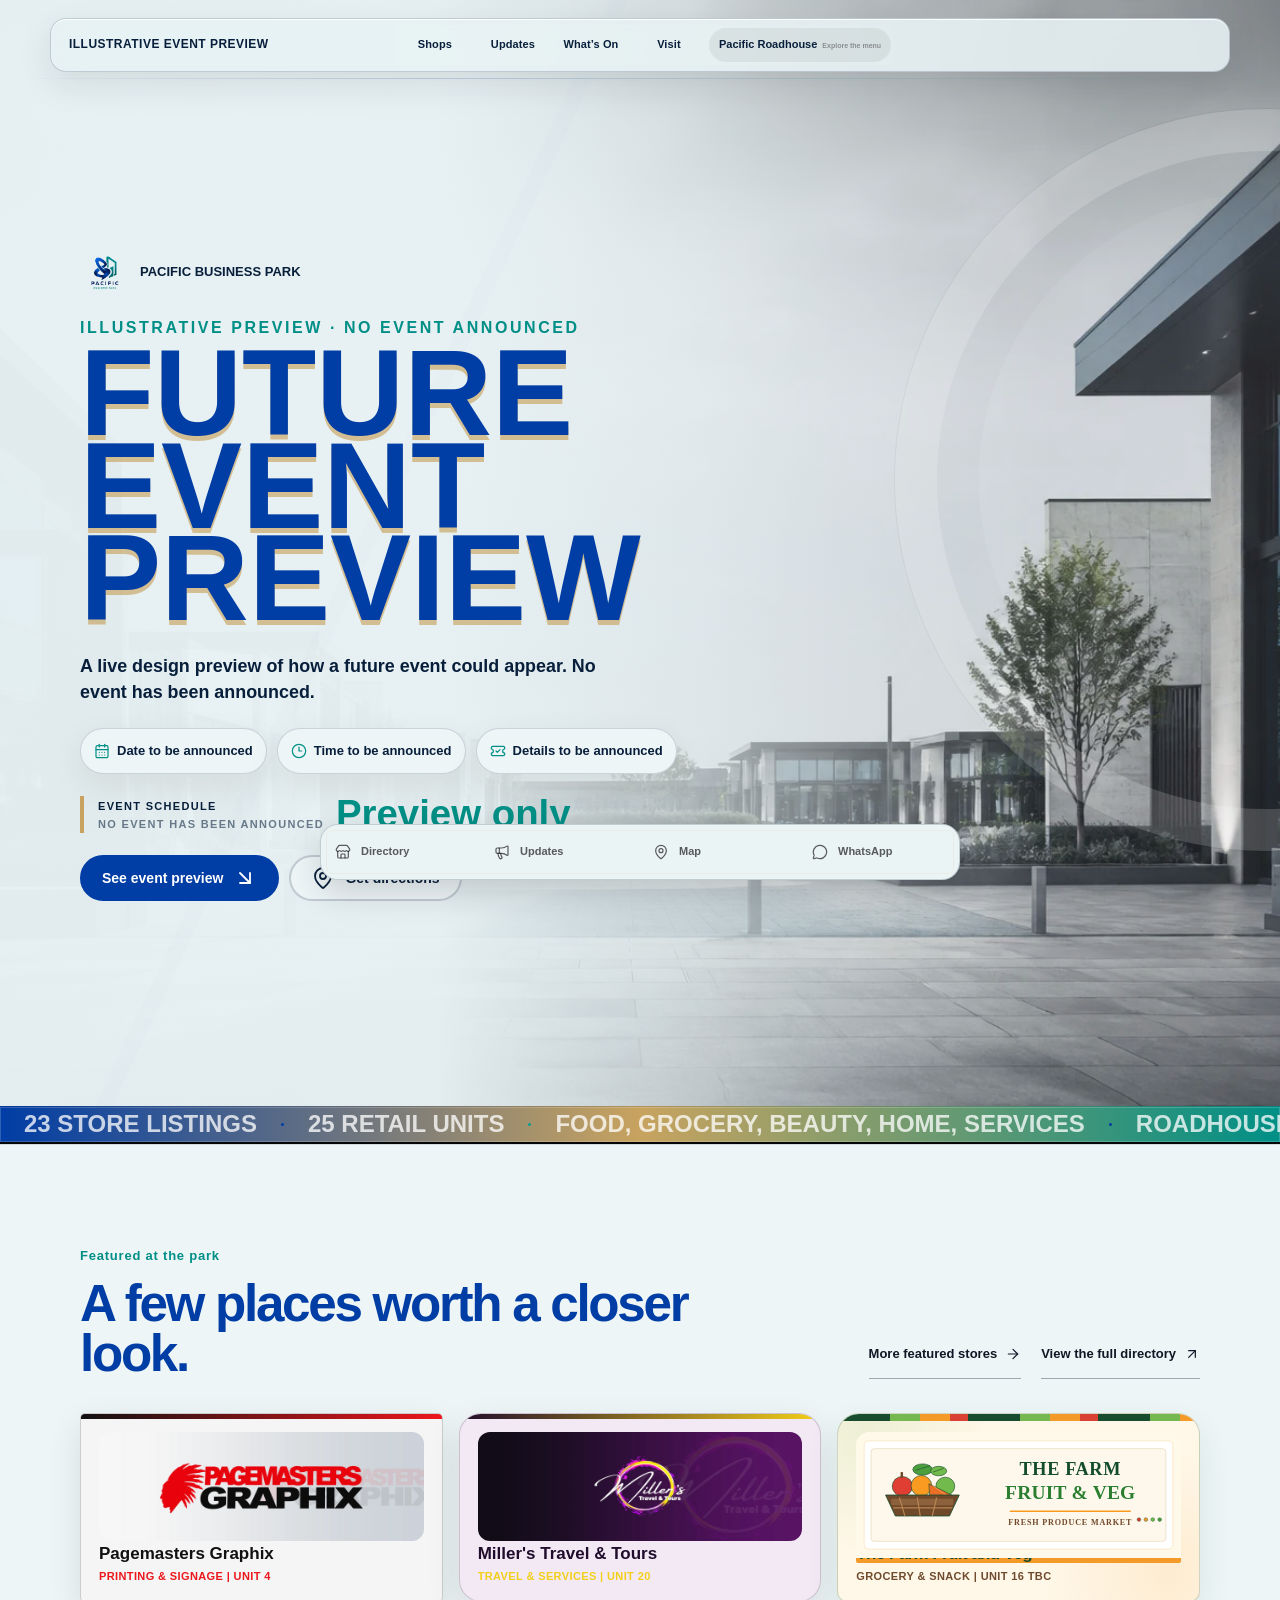
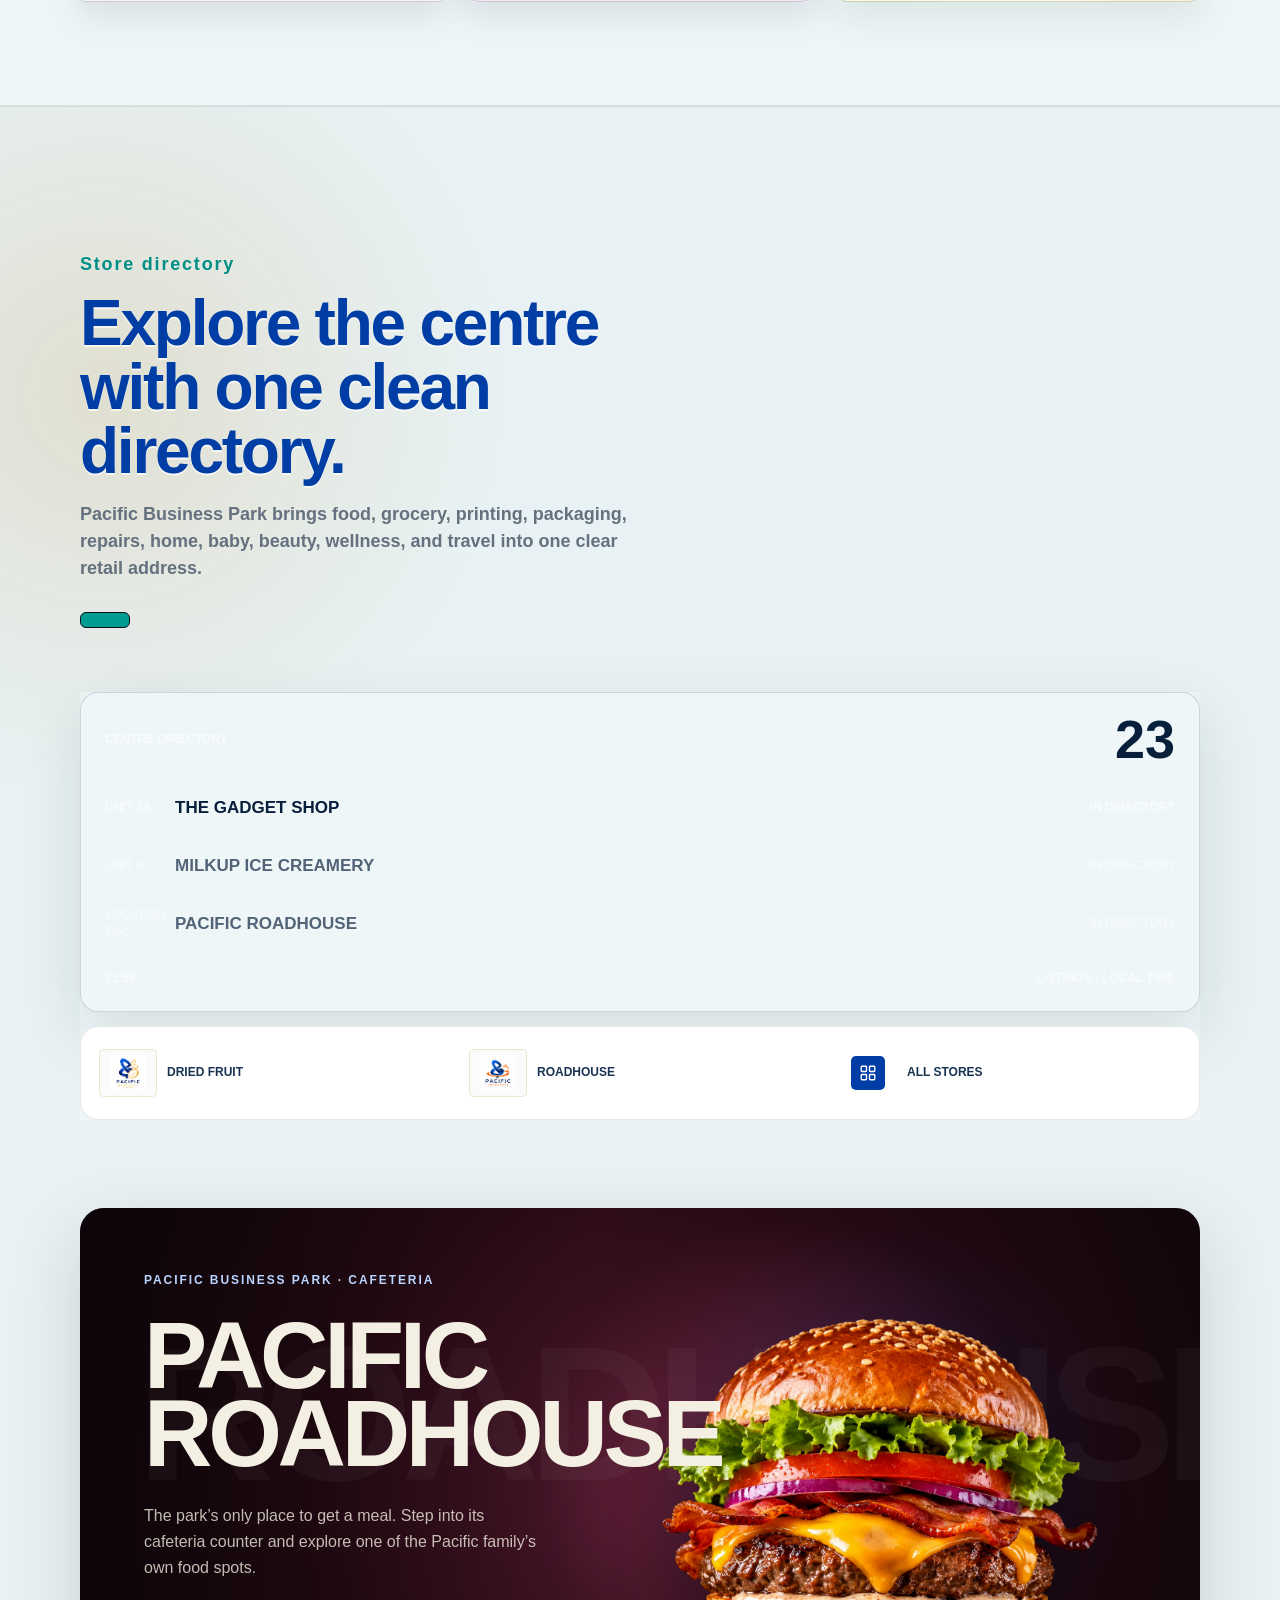
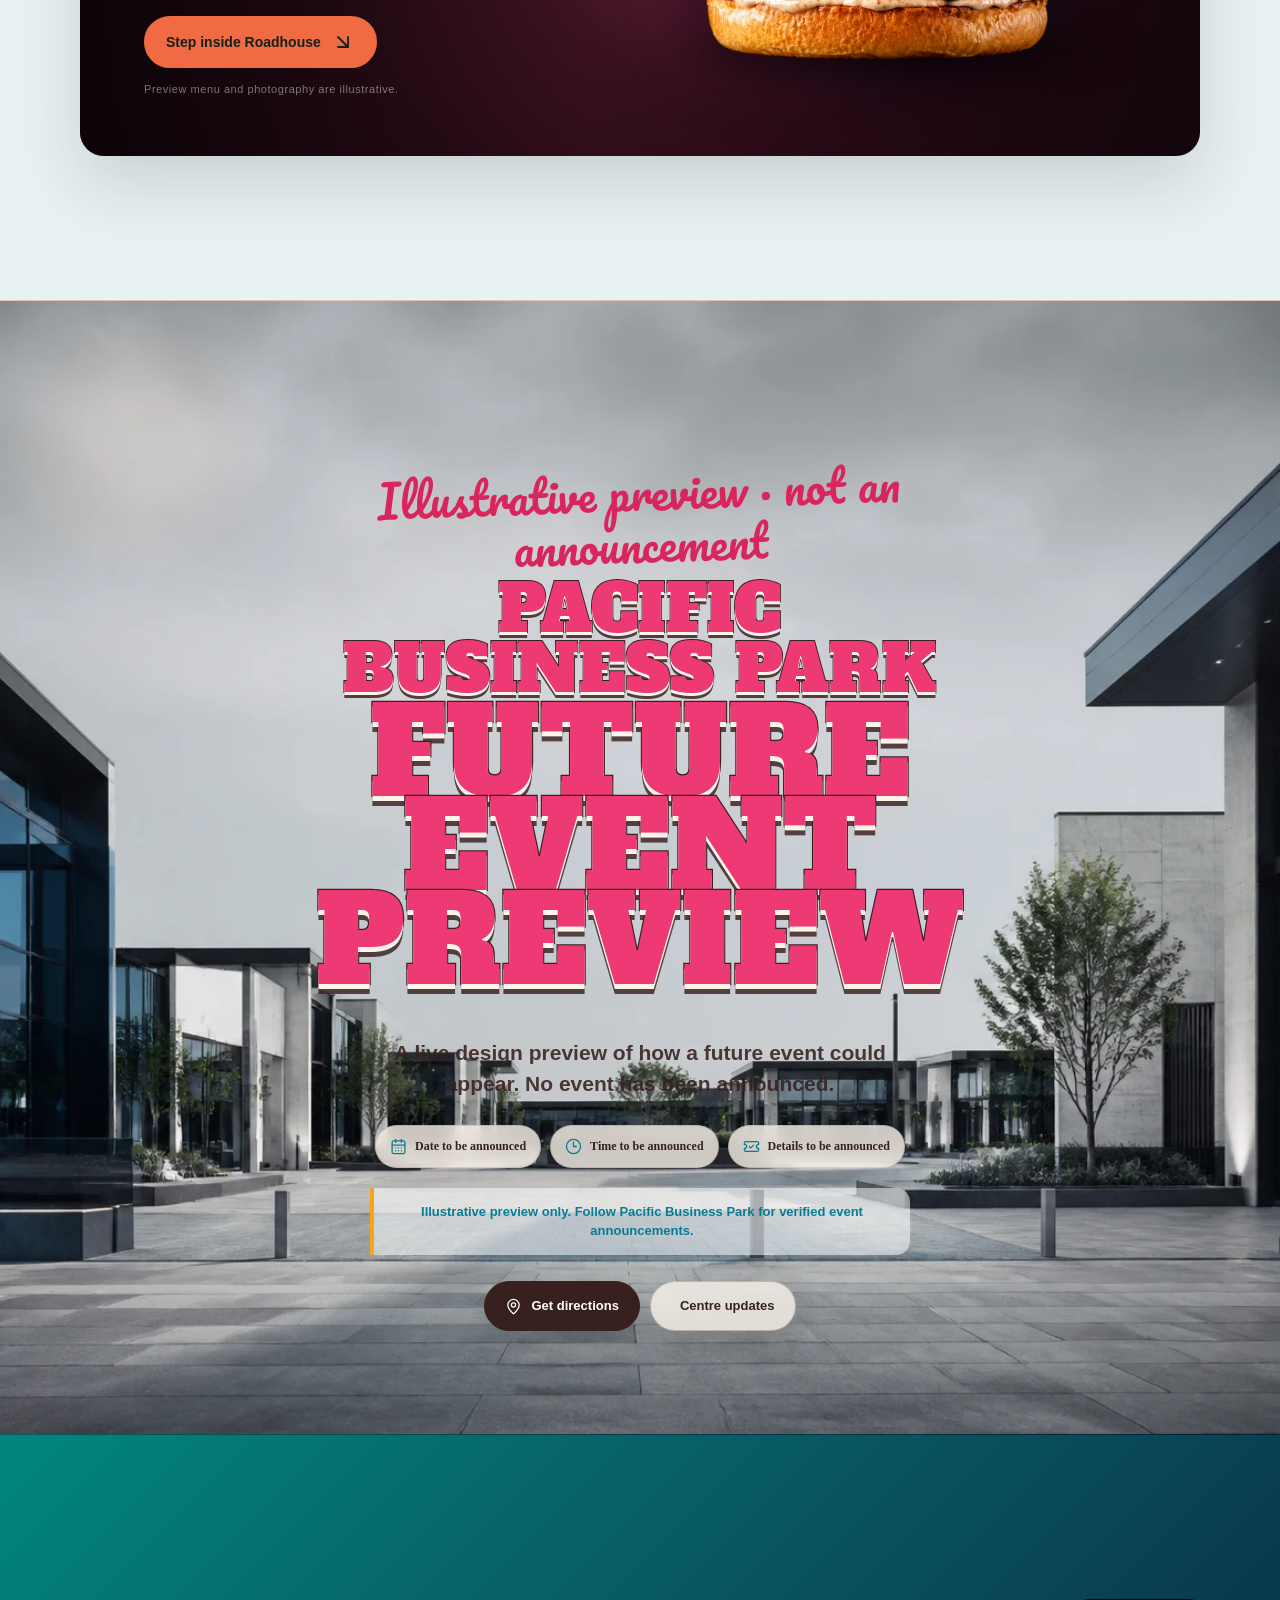
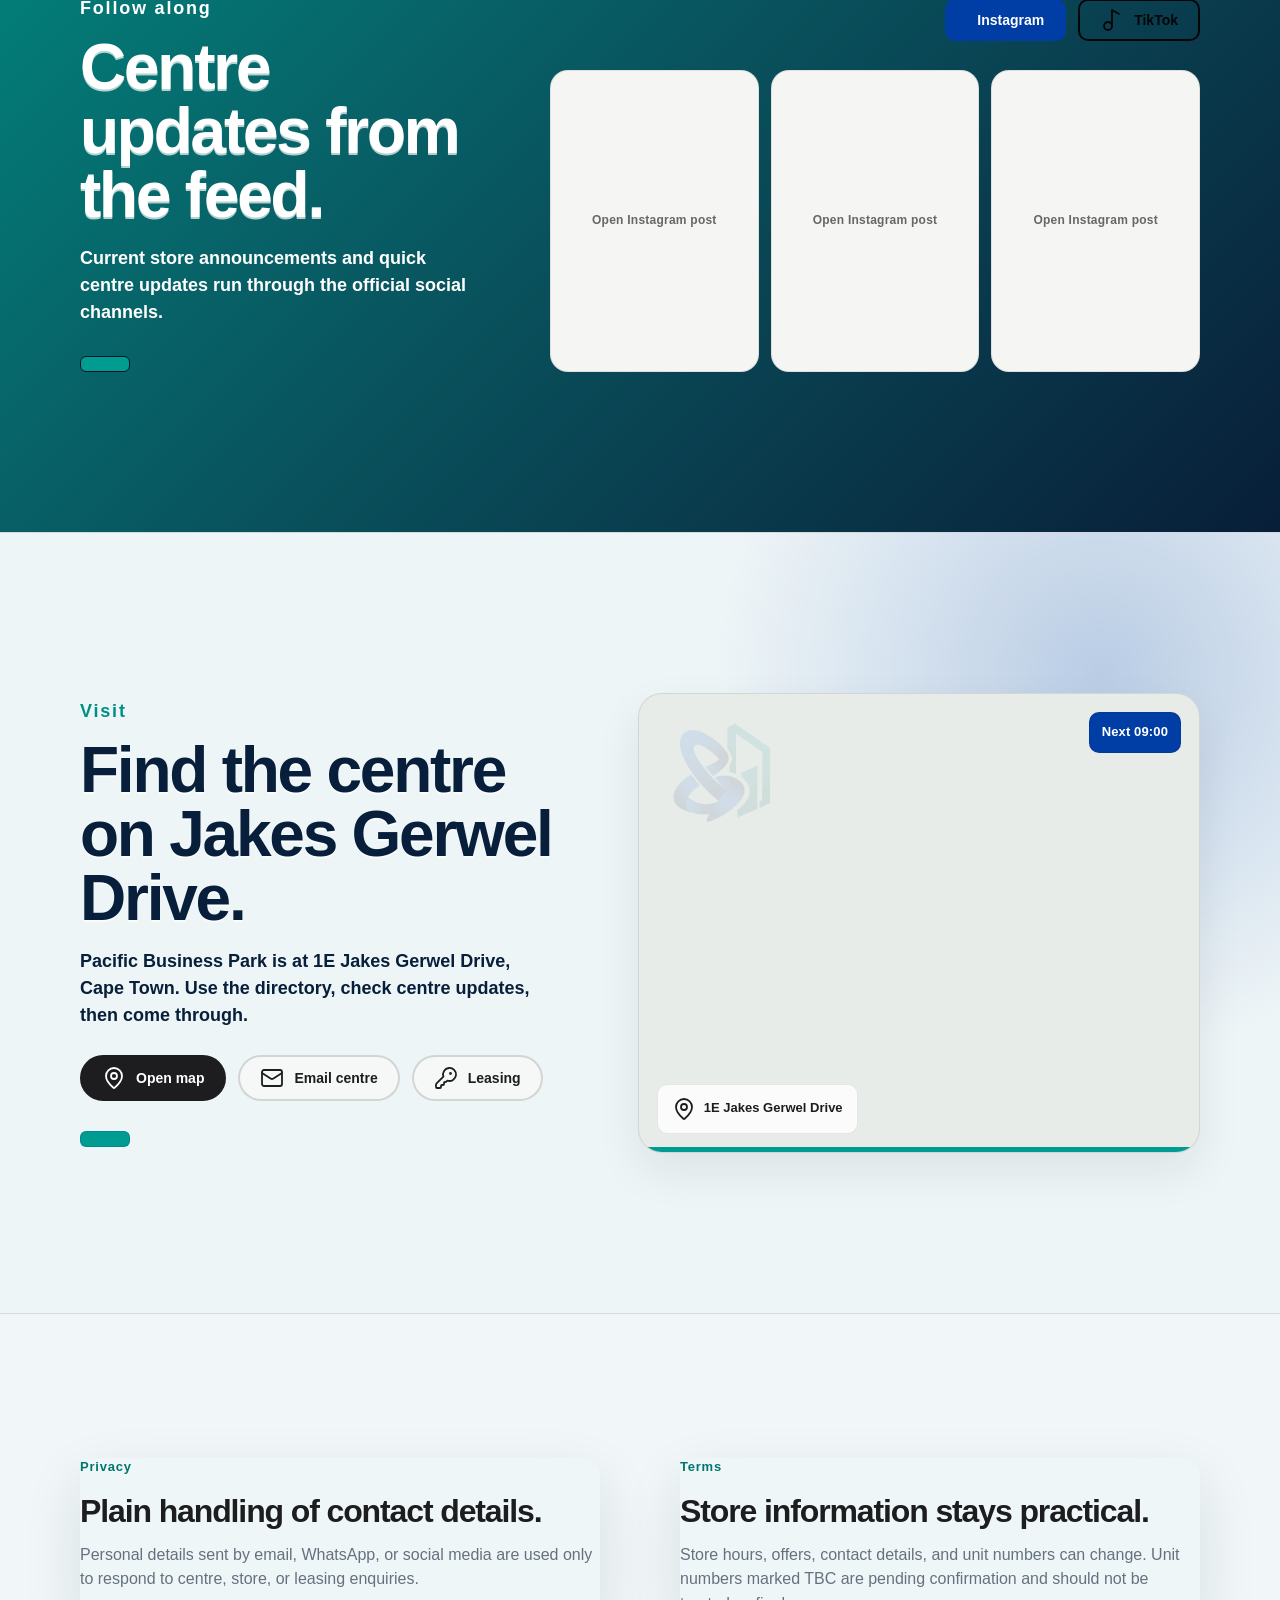
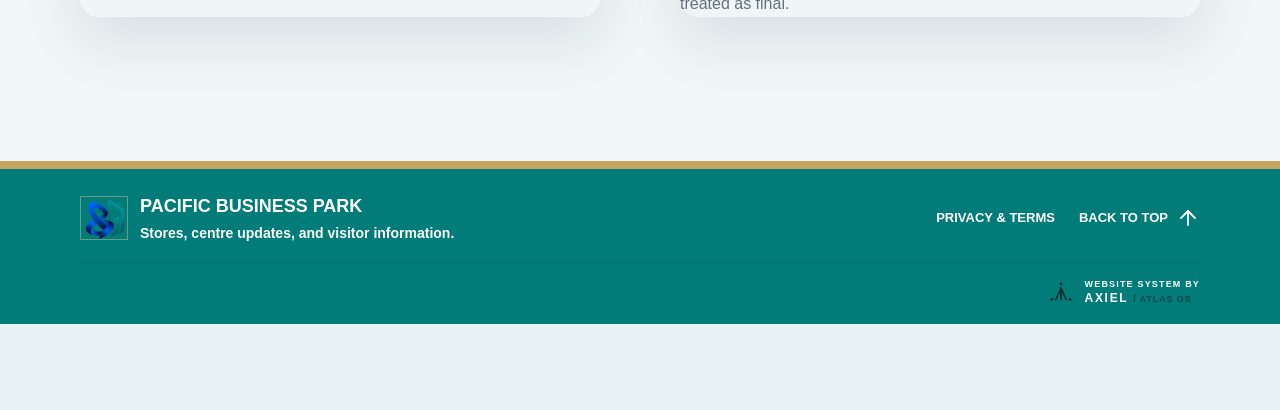
<file: index.html>
<!doctype html>
<html lang="en">
  <head>
    <meta charset="utf-8" />
    <meta name="viewport" content="width=device-width, initial-scale=1" />
    <meta name="theme-color" content="#050505" />
    <meta name="color-scheme" content="light" />
    <meta name="apple-mobile-web-app-title" content="Pacific Park" />
    <title>Pacific Business Park | Stores & Shopping in Cape Town</title>
    <meta
      name="description"
      content="Pacific Business Park in Cape Town. Explore stores, food, centre updates, and visitor information."
    />
    <link rel="canonical" href="https://pacificbusinesspark.co.za/" />
    <link rel="icon" type="image/x-icon" href="assets/favicon/favicon.ico" />
    <link rel="icon" type="image/png" sizes="16x16" href="assets/favicon/favicon-16x16.png" />
    <link rel="icon" type="image/png" sizes="32x32" href="assets/favicon/favicon-32x32.png" />
    <link rel="icon" type="image/png" sizes="48x48" href="assets/favicon/favicon-48x48.png" />
    <link rel="apple-touch-icon" sizes="180x180" href="assets/favicon/apple-touch-icon.png" />
    <link rel="icon" type="image/png" sizes="192x192" href="assets/favicon/icon-192x192.png" />
    <link rel="icon" type="image/png" sizes="512x512" href="assets/favicon/icon-512x512.png" />
    <link rel="manifest" href="site.webmanifest" />
    <meta property="og:type" content="website" />
    <meta property="og:site_name" content="Pacific Business Park" />
    <meta property="og:title" content="Pacific Business Park | Stores & Shopping in Cape Town" />
    <meta
      property="og:description"
      content="Pacific Business Park in Cape Town. Explore stores, food, centre updates, and visitor information."
    />
    <meta property="og:image" content="https://pacificbusinesspark.co.za/images/og-image.jpg" />
    <meta property="og:image:width" content="1200" />
    <meta property="og:image:height" content="630" />
    <meta property="og:image:alt" content="Pacific Business Park in Cape Town" />
    <meta property="og:url" content="https://pacificbusinesspark.co.za/" />
    <meta property="og:locale" content="en_ZA" />
    <meta name="twitter:card" content="summary_large_image" />
    <meta name="twitter:title" content="Pacific Business Park | Stores & Shopping in Cape Town" />
    <meta
      name="twitter:description"
      content="Pacific Business Park in Cape Town. Explore stores, food, centre updates, and visitor information."
    />
    <meta name="twitter:image" content="https://pacificbusinesspark.co.za/images/og-image.jpg" />
    <meta name="twitter:image:alt" content="Pacific Business Park in Cape Town" />
    <script type="application/ld+json">
      {
        "@context": "https://schema.org",
        "@type": "ShoppingCenter",
        "name": "Pacific Business Park",
        "url": "https://pacificbusinesspark.co.za/",
        "image": "https://pacificbusinesspark.co.za/images/og-image.jpg",
        "address": {
          "@type": "PostalAddress",
          "streetAddress": "1E Jakes Gerwel Drive",
          "addressLocality": "Cape Town",
          "addressCountry": "ZA"
        },
        "sameAs": [
          "https://www.instagram.com/pacific_business_park/",
          "https://www.tiktok.com/@pacific_business_park"
        ],
        "openingHoursSpecification": [
          {
            "@type": "OpeningHoursSpecification",
            "dayOfWeek": ["Monday", "Tuesday", "Wednesday", "Thursday", "Friday", "Saturday"],
            "opens": "09:00",
            "closes": "18:00"
          },
          {
            "@type": "OpeningHoursSpecification",
            "dayOfWeek": "Sunday",
            "opens": "09:00",
            "closes": "13:00"
          }
        ]
      }
    </script>

    <link rel="stylesheet" href="styles.css?v=20260925-3" />
    <script src="assets/event-config.js?v=20260925-3"></script>
    <script src="assets/stores-data.js?v=20260925-3"></script>
    <script src="vendor/lucide.min.js" defer></script>
    <script src="app.js?v=20260925-3" defer></script>
    <script src="storefront-integration.js" defer></script>
  </head>
  <body>
    <a class="skip-link" href="#main-content">Skip to content</a>
    <div class="scroll-progress" aria-hidden="true"><span id="scroll-progress-bar"></span></div>

    <header class="site-header" id="site-header">
      <a class="header-context" href="#home" aria-label="Pacific Business Park home">
        <span>Pacific Business Park</span>
      </a>

      <nav class="desktop-nav" aria-label="Primary navigation">
        <a href="#today">Shops</a>
        <a href="#social">Updates</a>
        <a href="#events" data-event-link hidden>What’s On</a>
        <a href="#visit">Visit</a>
        <a class="marketplace-link" href="#roadhouse-preview" data-open-roadhouse aria-controls="roadhouse-preview" aria-expanded="false">
          <span>Pacific Roadhouse</span>
          <small>Explore the menu</small>
        </a>
      </nav>

      <div class="header-actions">
        <button class="icon-button nav-toggle" id="nav-toggle" type="button" aria-label="Open menu" aria-expanded="false">
          <i data-lucide="menu"></i>
        </button>
      </div>
    </header>

    <nav class="mobile-nav" id="mobile-nav" aria-label="Mobile navigation">
      <a href="#today"><span>Shops</span><i data-lucide="arrow-up-right"></i></a>
      <a href="#social"><span>Updates</span><i data-lucide="arrow-up-right"></i></a>
      <a href="#events" data-event-link hidden><span>What’s On</span><i data-lucide="arrow-up-right"></i></a>
      <a href="#visit"><span>Visit</span><i data-lucide="arrow-up-right"></i></a>
      <a href="#roadhouse-preview" data-open-roadhouse aria-controls="roadhouse-preview" aria-expanded="false"><span>Pacific Roadhouse</span><i data-lucide="arrow-down-right"></i></a>
    </nav>

    <div class="marketplace-notice" id="marketplace-notice" role="status" aria-live="polite" hidden>
      Marketplace is coming soon.
    </div>

    <nav class="quick-dock" aria-label="Quick actions">
      <a class="dock-action" href="#directory-drawer" data-open-directory aria-label="Open store directory">
        <i data-lucide="store"></i>
        <span>Directory</span>
      </a>
      <a class="dock-action" href="#social" aria-label="View centre updates">
        <i data-lucide="megaphone"></i>
        <span>Updates</span>
      </a>
      <a class="dock-action" href="https://www.google.com/maps/search/?api=1&query=1E+Jakes+Gerwel+Drive,+Cape+Town" target="_blank" rel="noopener noreferrer" aria-label="Open map">
        <i data-lucide="map-pin"></i>
        <span>Map</span>
      </a>
      <a class="dock-action" href="https://wa.me/27664214085" target="_blank" rel="noopener noreferrer" aria-label="WhatsApp centre">
        <i data-lucide="message-circle"></i>
        <span>WhatsApp</span>
      </a>
    </nav>

    <main id="main-content">
      <section class="hero" id="home" aria-label="Pacific Business Park live directory">
        <div class="hero-site-render" aria-hidden="true"></div>
        <canvas id="hero-canvas" aria-hidden="true"></canvas>
        <div class="texture-screen" aria-hidden="true"></div>
        <picture class="event-takeover-artwork" aria-hidden="true">
          <source id="event-takeover-artwork-mobile" media="(max-width: 700px)" />
          <img id="event-takeover-artwork" alt="" width="1672" height="941" decoding="async" />
        </picture>
        <div class="hero-shell">
          <div class="hero-grid">
            <div class="hero-copy hero-copy-default" data-reveal>
              <div class="hero-identity">
                <div class="hero-logo" aria-hidden="true">
                  <img src="images/pacific-business-park-logo-cutout.webp" alt="Pacific Business Park" width="1254" height="1254" fetchpriority="high" decoding="async" />
                </div>
                <div class="identity-copy">
                <p class="eyebrow">A place for everyday life</p>
                <h1><span>Everyday trade.</span><span>Close to home.</span></h1>
              </div>
              </div>
              <p class="hero-intro">
                Food, services, and everyday essentials brought together in one clear place.
              </p>
              <div class="hero-actions">
                <a class="button button-light" href="#directory-drawer" data-open-directory>
                  <span>Browse shops</span>
                  <i data-lucide="arrow-down-right"></i>
                </a>
                <a class="button button-ghost" href="#social">
                  <i data-lucide="megaphone"></i>
                  <span>Centre updates</span>
                </a>
              </div>
            </div>
            <div class="event-takeover" aria-labelledby="event-takeover-title">
              <div class="event-takeover-brand">
                <img src="images/pacific-business-park-logo-cutout.webp" alt="Pacific Business Park" width="1254" height="1254" />
                <span id="event-takeover-venue">Pacific Business Park</span>
              </div>
          <p class="event-takeover-kicker">Illustrative preview · no event announced</p>
              <h1 id="event-takeover-title"><span>Centre</span><span>event</span></h1>
              <p class="event-takeover-intro" id="event-takeover-description">Event details will appear here when a verified campaign is scheduled.</p>
              <div class="event-takeover-facts">
                <span><i data-lucide="calendar-days"></i><strong id="event-takeover-date">Date to be announced</strong></span>
                <span><i data-lucide="clock-3"></i><strong id="event-takeover-time">Time to be announced</strong></span>
                <span><i data-lucide="ticket-check"></i><strong id="event-takeover-admission">Details to be announced</strong></span>
              </div>
              <div class="event-countdown" aria-live="polite">
                <span class="event-countdown-label">Event starts in</span>
                <strong id="event-countdown">--</strong>
                <small>Campaign schedule</small>
              </div>
              <div class="event-takeover-actions">
                <a class="button event-primary-action" href="#events"><span>See event details</span><i data-lucide="arrow-down-right"></i></a>
                <a class="button event-secondary-action" id="event-takeover-directions" href="https://www.google.com/maps/search/?api=1&amp;query=1E+Jakes+Gerwel+Drive,+Cape+Town" target="_blank" rel="noopener noreferrer"><i data-lucide="map-pin"></i><span>Get directions</span></a>
              </div>
            </div>
          </div>
        </div>

        <a class="hero-peek" href="#directory-drawer" aria-label="Open store directory" data-open-directory>
          <span>Store directory</span>
          <i data-lucide="chevrons-down"></i>
        </a>
      </section>

      <section class="ticker-band" aria-label="Fast moving highlights">
        <div class="ticker-track">
          <span>23 store listings</span><b></b>
          <span>25 retail units</span><b></b>
          <span>Food, grocery, beauty, home, services</span><b></b>
          <span>Roadhouse menu preview</span><b></b>
          <span>1E Jakes Gerwel Drive</span><b></b>
          <span aria-hidden="true">23 store listings</span><b aria-hidden="true"></b>
          <span aria-hidden="true">25 retail units</span><b aria-hidden="true"></b>
          <span aria-hidden="true">Food, grocery, beauty, home, services</span><b aria-hidden="true"></b>
          <span aria-hidden="true">Roadhouse menu preview</span><b aria-hidden="true"></b>
          <span aria-hidden="true">1E Jakes Gerwel Drive</span><b aria-hidden="true"></b>
        </div>
      </section>

      <section class="featured-stores-section" aria-labelledby="featured-stores-title">
        <div class="section-shell featured-stores-shell">
          <div class="featured-stores-heading" data-reveal>
            <div>
              <p class="eyebrow">Featured at the park</p>
              <h2 id="featured-stores-title">A few places worth a closer look.</h2>
            </div>
            <div class="featured-stores-actions">
              <button class="featured-stores-next" id="featured-stores-next" type="button" aria-controls="featured-stores-grid">
                <span>More featured stores</span>
                <i data-lucide="arrow-right"></i>
              </button>
              <a href="#directory-drawer" data-open-directory>
                <span>View the full directory</span>
                <i data-lucide="arrow-up-right"></i>
              </a>
            </div>
          </div>
          <div
            class="featured-stores-grid"
            id="featured-stores-grid"
            aria-label="Featured stores"
          ></div>
        </div>
      </section>

      <section class="section today-section" id="today">
        <div class="section-shell today-layout">
          <div class="section-heading" data-reveal>
            <p class="eyebrow">Store directory</p>
            <h2>Explore the centre with one clean directory.</h2>
            <p>
              Pacific Business Park brings food, grocery, printing, packaging, repairs, home, baby, beauty, wellness, and travel into one clear retail address.
            </p>
          </div>

          <div class="utility-strip" data-reveal>
            <aside class="counter-board" aria-label="Centre directory highlights">
              <div class="board-header">
                <span>Centre directory</span>
                <strong id="calling-number">PBP</strong>
              </div>
              <div class="order-row">
                <span>Unit 24</span>
                <strong>The Gadget Shop</strong>
                <em>In directory</em>
              </div>
              <div class="order-row muted">
                <span>Unit 6</span>
                <strong>MilkUp Ice Creamery</strong>
                <em>In directory</em>
              </div>
              <div class="order-row muted">
                <span>Location TBC</span>
                <strong>Pacific Roadhouse</strong>
                <em>In directory</em>
              </div>
              <div class="board-footer">
                <span id="live-clock">--:--</span>
                <span>Listings · local time</span>
              </div>
            </aside>

            <div class="hero-launcher" aria-label="Pacific family shortcuts">
              <button type="button" data-open-store="pacific-dried-fruit">
                <img src="images/pacific-dried-fruit-and-nut.webp" alt="" width="1254" height="1254" loading="lazy" decoding="async" />
                <span>Dried Fruit</span>
              </button>
              <button type="button" data-open-roadhouse aria-controls="roadhouse-preview" aria-expanded="false">
                <img src="images/pacific-roadhouse.webp" alt="" width="1254" height="1254" loading="lazy" decoding="async" />
                <span>Roadhouse</span>
              </button>
              <button type="button" data-open-directory>
                <i data-lucide="layout-grid"></i>
                <span>All stores</span>
              </button>
            </div>
          </div>

          <div class="roadhouse-residency" data-reveal>
          <article class="roadhouse-feature" aria-labelledby="roadhouse-feature-title">
            <div class="roadhouse-feature-word" aria-hidden="true">ROADHOUSE</div>
            <div class="roadhouse-feature-copy">
              <p class="roadhouse-feature-eyebrow">Pacific Business Park · cafeteria</p>
              <h3 id="roadhouse-feature-title">Pacific<br />Roadhouse</h3>
              <p>The park’s only place to get a meal. Step into its cafeteria counter and explore one of the Pacific family’s own food spots.</p>
              <button class="button roadhouse-preview-toggle" type="button" data-open-roadhouse aria-controls="roadhouse-preview" aria-expanded="false">
                <span>Step inside Roadhouse</span>
                <i data-lucide="arrow-down-right"></i>
              </button>
              <small>Preview menu and photography are illustrative.</small>
            </div>
            <div class="roadhouse-feature-product" aria-hidden="true">
              <span></span>
              <img src="roadhouse/assets/product-burger-v1.webp" alt="" width="1672" height="941" loading="lazy" decoding="async" />
            </div>
          </article>

          <section class="roadhouse-preview-panel" id="roadhouse-preview" aria-labelledby="roadhouse-preview-title" hidden>
            <div class="roadhouse-preview-header">
              <div>
                <p class="eyebrow">Pacific Business Park <span aria-hidden="true">/</span> Pacific Roadhouse</p>
                <h3 id="roadhouse-preview-title" tabindex="-1">The Roadhouse counter.</h3>
              </div>
              <div class="roadhouse-preview-actions">
                <button type="button" data-close-roadhouse aria-label="Close Roadhouse menu preview">
                  <span>Back to the park</span><i data-lucide="x"></i>
                </button>
              </div>
            </div>
            <iframe title="Pacific Roadhouse animated menu preview" data-src="roadhouse/?embed=1" loading="lazy"></iframe>
          </section>
          </div>

        </div>
      </section>

      <section
        class="section events-section event-campaign-section"
        id="events"
        aria-labelledby="event-campaign-title"
        hidden
      >
        <picture class="event-campaign-picture" aria-hidden="true">
          <source
            id="event-campaign-artwork-mobile"
            media="(max-width: 700px)"
          />
          <img
            class="event-campaign-scene"
            id="event-campaign-artwork"
            alt=""
            width="1672"
            height="941"
            loading="lazy"
            decoding="async"
          />
        </picture>

        <div class="section-shell event-campaign-native" data-reveal>
          <p class="event-campaign-script" id="event-campaign-eyebrow">At the park</p>
          <p class="event-campaign-venue" id="event-campaign-venue">Pacific Business Park</p>
          <h2 id="event-campaign-title"><span>Centre</span><span>Event</span></h2>

          <p class="event-campaign-description" id="event-campaign-description">
            Verified event details will appear here when the next activation is announced.
          </p>

          <div class="event-campaign-facts" aria-label="Event date, time, and admission">
            <span><i data-lucide="calendar-days"></i><strong id="event-campaign-date">Date to be announced</strong></span>
            <span><i data-lucide="clock-3"></i><strong id="event-campaign-time">Time to be announced</strong></span>
            <span><i data-lucide="ticket-check"></i><strong id="event-campaign-admission">Details to be announced</strong></span>
          </div>

          <p class="event-campaign-note" id="event-campaign-note">
            Follow the official centre channels for current announcements.
          </p>

          <div class="event-campaign-actions">
            <a id="event-campaign-directions" href="https://www.google.com/maps/search/?api=1&amp;query=1E+Jakes+Gerwel+Drive,+Cape+Town" target="_blank" rel="noopener noreferrer">
              <i data-lucide="map-pin"></i><span>Get directions</span>
            </a>
            <a id="event-campaign-instagram" href="https://www.instagram.com/pacific_business_park/" target="_blank" rel="noopener noreferrer">
              <i data-lucide="instagram"></i><span>Centre updates</span>
            </a>
          </div>
        </div>
      </section>

      <section class="section social-section" id="social">
        <div class="section-shell">
          <div class="section-heading" data-reveal>
            <p class="eyebrow">Follow along</p>
            <h2>Centre updates from the feed.</h2>
            <p>
              Current store announcements and quick centre updates run through the official social channels.
            </p>
          </div>

          <div class="social-actions" data-reveal>
            <a class="button button-dark" href="https://www.instagram.com/pacific_business_park/" target="_blank" rel="noopener noreferrer">
              <i data-lucide="instagram"></i>
              <span>Instagram</span>
            </a>
            <a class="button button-light-outline" href="https://www.tiktok.com/@pacific_business_park" target="_blank" rel="noopener noreferrer">
              <i data-lucide="music-2"></i>
              <span>TikTok</span>
            </a>
          </div>

          <div class="instagram-grid" data-reveal>
            <blockquote class="instagram-media" data-instgrm-permalink="https://www.instagram.com/p/DcLfaQmOnMs/" data-instgrm-version="14">
              <a href="https://www.instagram.com/p/DcLfaQmOnMs/" target="_blank" rel="noopener noreferrer">Open Instagram post</a>
            </blockquote>
            <blockquote class="instagram-media" data-instgrm-permalink="https://www.instagram.com/p/Db8OtkZNNbn/" data-instgrm-version="14">
              <a href="https://www.instagram.com/p/Db8OtkZNNbn/" target="_blank" rel="noopener noreferrer">Open Instagram post</a>
            </blockquote>
            <blockquote class="instagram-media" data-instgrm-permalink="https://www.instagram.com/p/Db5RuIoOkkD/" data-instgrm-version="14">
              <a href="https://www.instagram.com/p/Db5RuIoOkkD/" target="_blank" rel="noopener noreferrer">Open Instagram post</a>
            </blockquote>
          </div>
        </div>
      </section>

      <section class="section visit-section" id="visit">
        <div class="section-shell visit-layout">
          <div class="visit-copy" data-reveal>
            <p class="eyebrow">Visit</p>
            <h2>Find the centre on Jakes Gerwel Drive.</h2>
            <p>
              Pacific Business Park is at 1E Jakes Gerwel Drive, Cape Town. Use the directory, check centre updates, then come through.
            </p>
            <div class="visit-actions">
              <a class="button button-light" href="https://www.google.com/maps/search/?api=1&query=1E+Jakes+Gerwel+Drive,+Cape+Town" target="_blank" rel="noopener noreferrer">
                <i data-lucide="map-pin"></i>
                <span>Open map</span>
              </a>
              <a class="button button-ghost" href="mailto:info@pacificbusinesspark.co.za">
                <i data-lucide="mail"></i>
                <span>Email centre</span>
              </a>
              <a class="button button-ghost" href="mailto:info@pacificbusinesspark.co.za?subject=Pacific%20Business%20Park%20leasing%20enquiry">
                <i data-lucide="key-round"></i>
                <span>Leasing</span>
              </a>
            </div>
          </div>

          <div class="route-panel" data-reveal aria-label="Pacific Business Park Google map">
            <iframe
              title="Pacific Business Park location on Google Maps"
              src="https://www.google.com/maps?q=1E+Jakes+Gerwel+Drive,+Cape+Town&output=embed"
              loading="lazy"
              referrerpolicy="no-referrer-when-downgrade"
            ></iframe>
            <div class="route-label">
              <i data-lucide="map-pin"></i>
              <span>1E Jakes Gerwel Drive</span>
            </div>
            <div class="route-stamp">Open today</div>
          </div>
        </div>
      </section>

      <section class="section legal-section" id="legal">
        <div class="section-shell legal-grid">
          <article data-reveal>
            <p class="eyebrow">Privacy</p>
            <h2>Plain handling of contact details.</h2>
            <p>
              Personal details sent by email, WhatsApp, or social media are used only to respond to centre, store, or leasing enquiries.
            </p>
          </article>
          <article data-reveal>
            <p class="eyebrow">Terms</p>
            <h2>Store information stays practical.</h2>
            <p>
              Store hours, offers, contact details, and unit numbers can change. Unit numbers marked TBC are pending confirmation and should not be treated as final.
            </p>
          </article>
        </div>
      </section>
    </main>

    <footer class="site-footer">
      <div class="footer-main">
        <div class="footer-brand">
          <span class="brand-mark brand-mark-footer" aria-hidden="true">
            <img src="images/pacific-business-park-symbol-transparent.webp" alt="" width="1312" height="1199" loading="lazy" decoding="async" />
          </span>
          <span class="footer-brand-copy">
            <strong>Pacific Business Park</strong>
            <span>Stores, centre updates, and visitor information.</span>
          </span>
        </div>
        <nav class="footer-links" aria-label="Footer links">
          <a href="#legal">Privacy &amp; terms</a>
          <a href="#home">Back to top <i data-lucide="arrow-up"></i></a>
        </nav>
      </div>
      <div class="footer-credit-row">
        <a
          class="axiel-credit"
          href="https://axiel.co.za/"
          target="_blank"
          rel="noopener noreferrer"
          aria-label="Website system by Axiel, built on Atlas OS"
        >
          <img src="images/axiel-mark.svg" alt="" width="300" height="300" loading="lazy" decoding="async" aria-hidden="true" />
          <span class="axiel-credit-copy">
            <span class="axiel-credit-label">Website system by</span>
            <span class="axiel-credit-brand">AXIEL <b>/ ATLAS OS</b></span>
          </span>
        </a>
      </div>
    </footer>

    <section class="directory-drawer" id="directory-drawer" hidden aria-hidden="true">
      <button class="drawer-scrim" type="button" data-close-directory aria-label="Close store directory"></button>
      <div class="drawer-panel" role="dialog" aria-modal="true" aria-labelledby="directory-title" tabindex="-1">
        <div class="drawer-header">
          <div>
            <p class="eyebrow">Store directory</p>
            <h2 id="directory-title">Pacific Business Park shops.</h2>
          </div>
          <button class="icon-button drawer-close" type="button" data-close-directory aria-label="Close store directory">
            <i data-lucide="x"></i>
          </button>
        </div>

        <div class="directory-controls">
          <label class="directory-search">
            <span>Search stores</span>
            <input type="search" id="store-search" placeholder="Search by store name, category, or service" autocomplete="off" />
          </label>
          <div class="directory-tabs" id="category-tabs" role="group" aria-label="Filter by category"></div>
          <div class="alpha-filter" id="alpha-filter" role="group" aria-label="Filter by first letter"></div>
        </div>

        <div class="directory-result-tools">
          <p class="directory-results" id="directory-results" role="status" aria-live="polite" aria-atomic="true">Loading stores.</p>
          <button class="directory-clear-filters" id="clear-directory-filters" type="button" hidden>Clear filters</button>
        </div>
        <div class="directory-grid" id="directory-grid"></div>
      </div>
    </section>

    <dialog class="store-dialog" id="store-dialog" aria-labelledby="dialog-name">
      <div class="store-dialog-shell" id="store-dialog-shell">
        <button class="icon-button dialog-close" id="dialog-close" type="button" aria-label="Close store details">
          <i data-lucide="x"></i>
        </button>
        <div class="dialog-brand-stage" id="dialog-brand"></div>
        <section class="dialog-hero-copy">
          <p class="dialog-category" id="dialog-category"></p>
          <h2 id="dialog-name"></h2>
          <p class="dialog-campaign" id="dialog-campaign"></p>
        </section>
        <section class="dialog-details">
          <div>
            <p class="dialog-meta" id="dialog-meta"></p>
            <p class="dialog-hours" id="dialog-hours"></p>
            <p id="dialog-description"></p>
            <div class="dialog-actions" id="dialog-actions"></div>
          </div>
          <aside class="dialog-palette" id="dialog-palette" aria-label="Storefront colours"></aside>
        </section>
      </div>
    </dialog>
    <script async src="//www.instagram.com/embed.js"></script>
  </body>
</html>
</file>
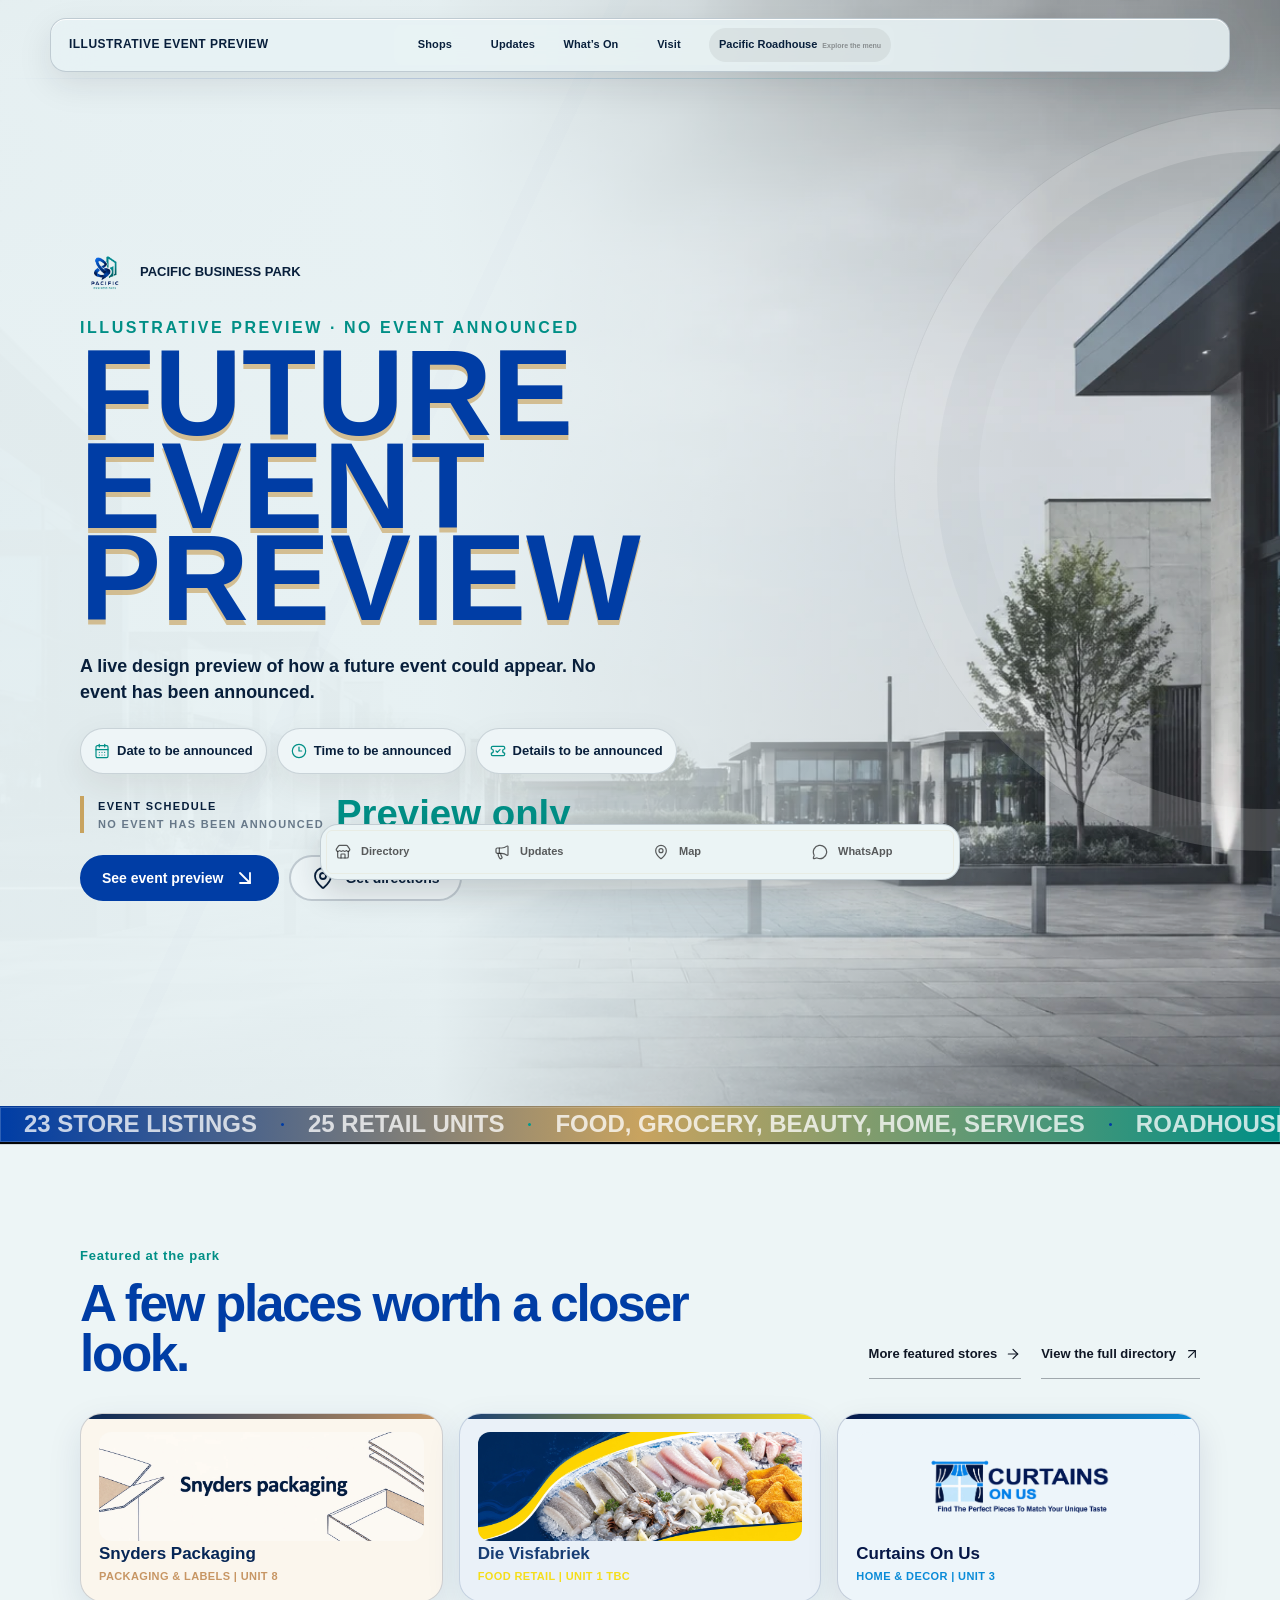
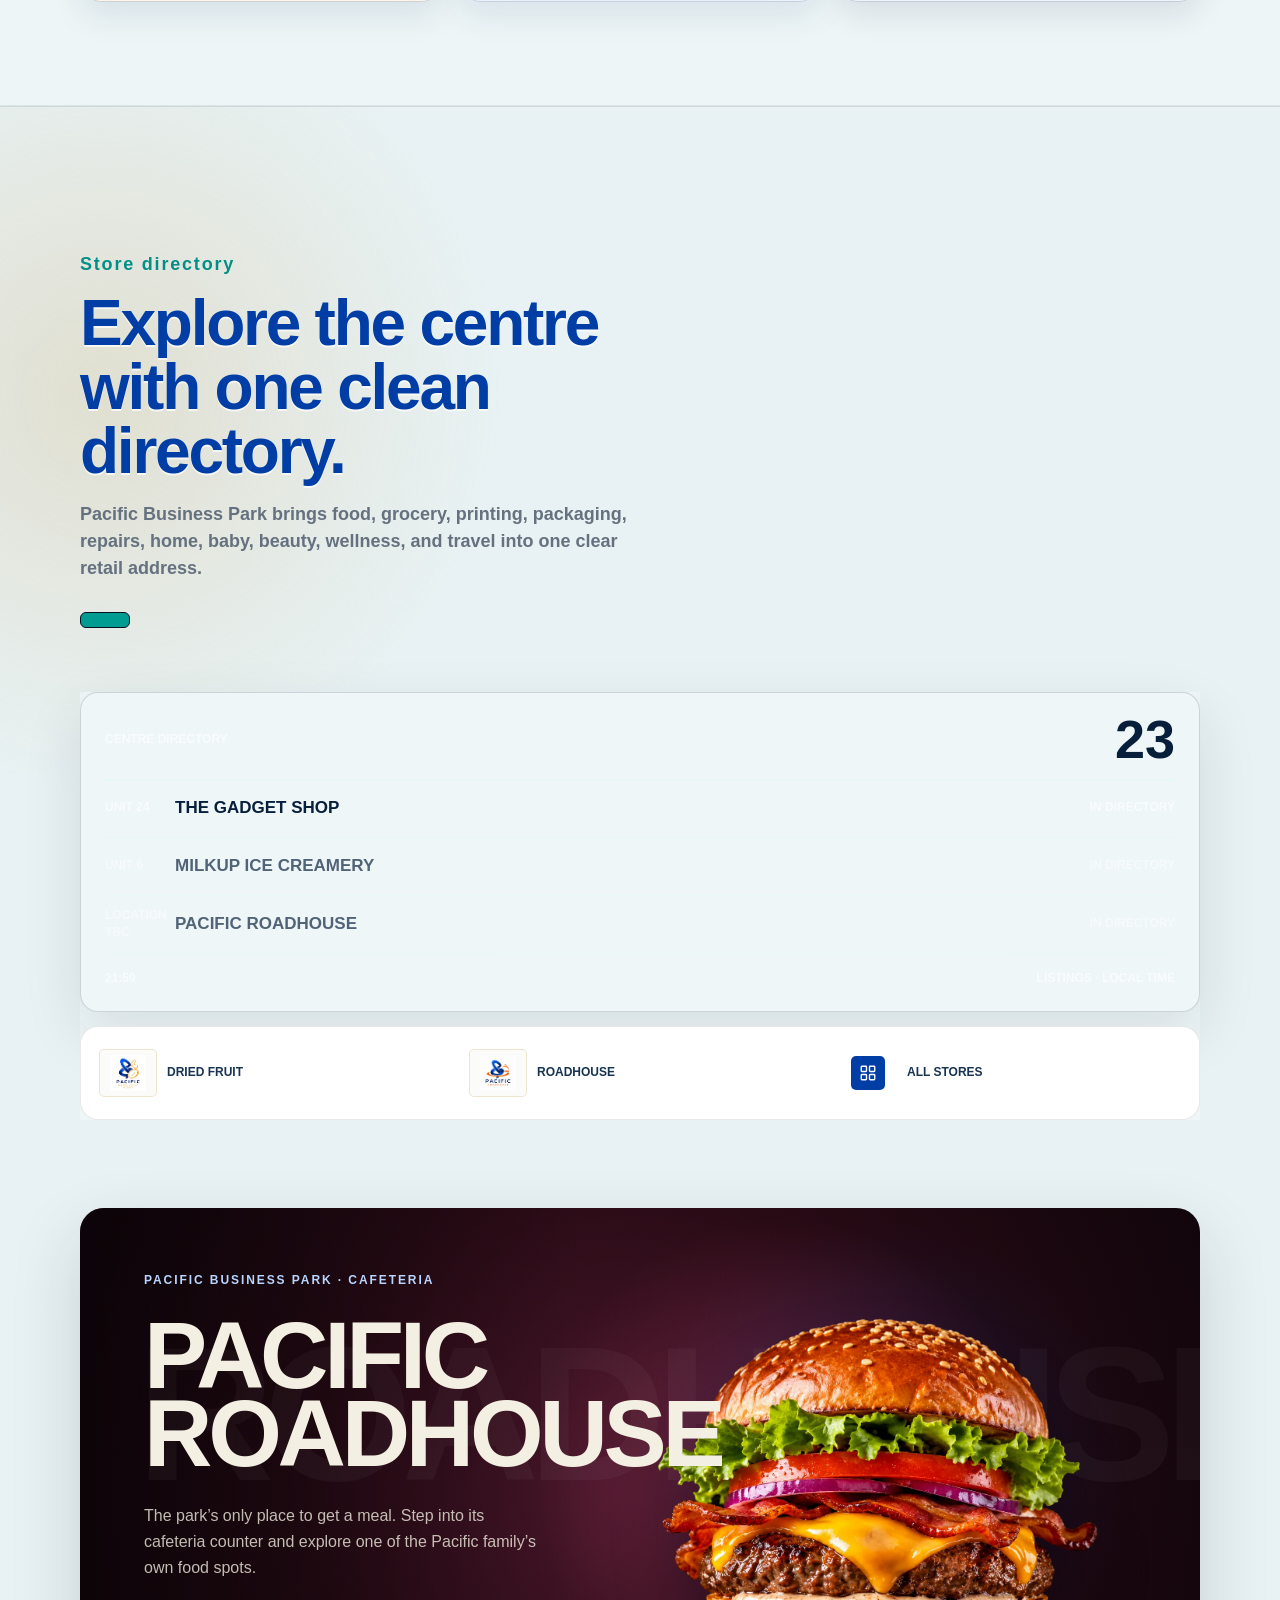
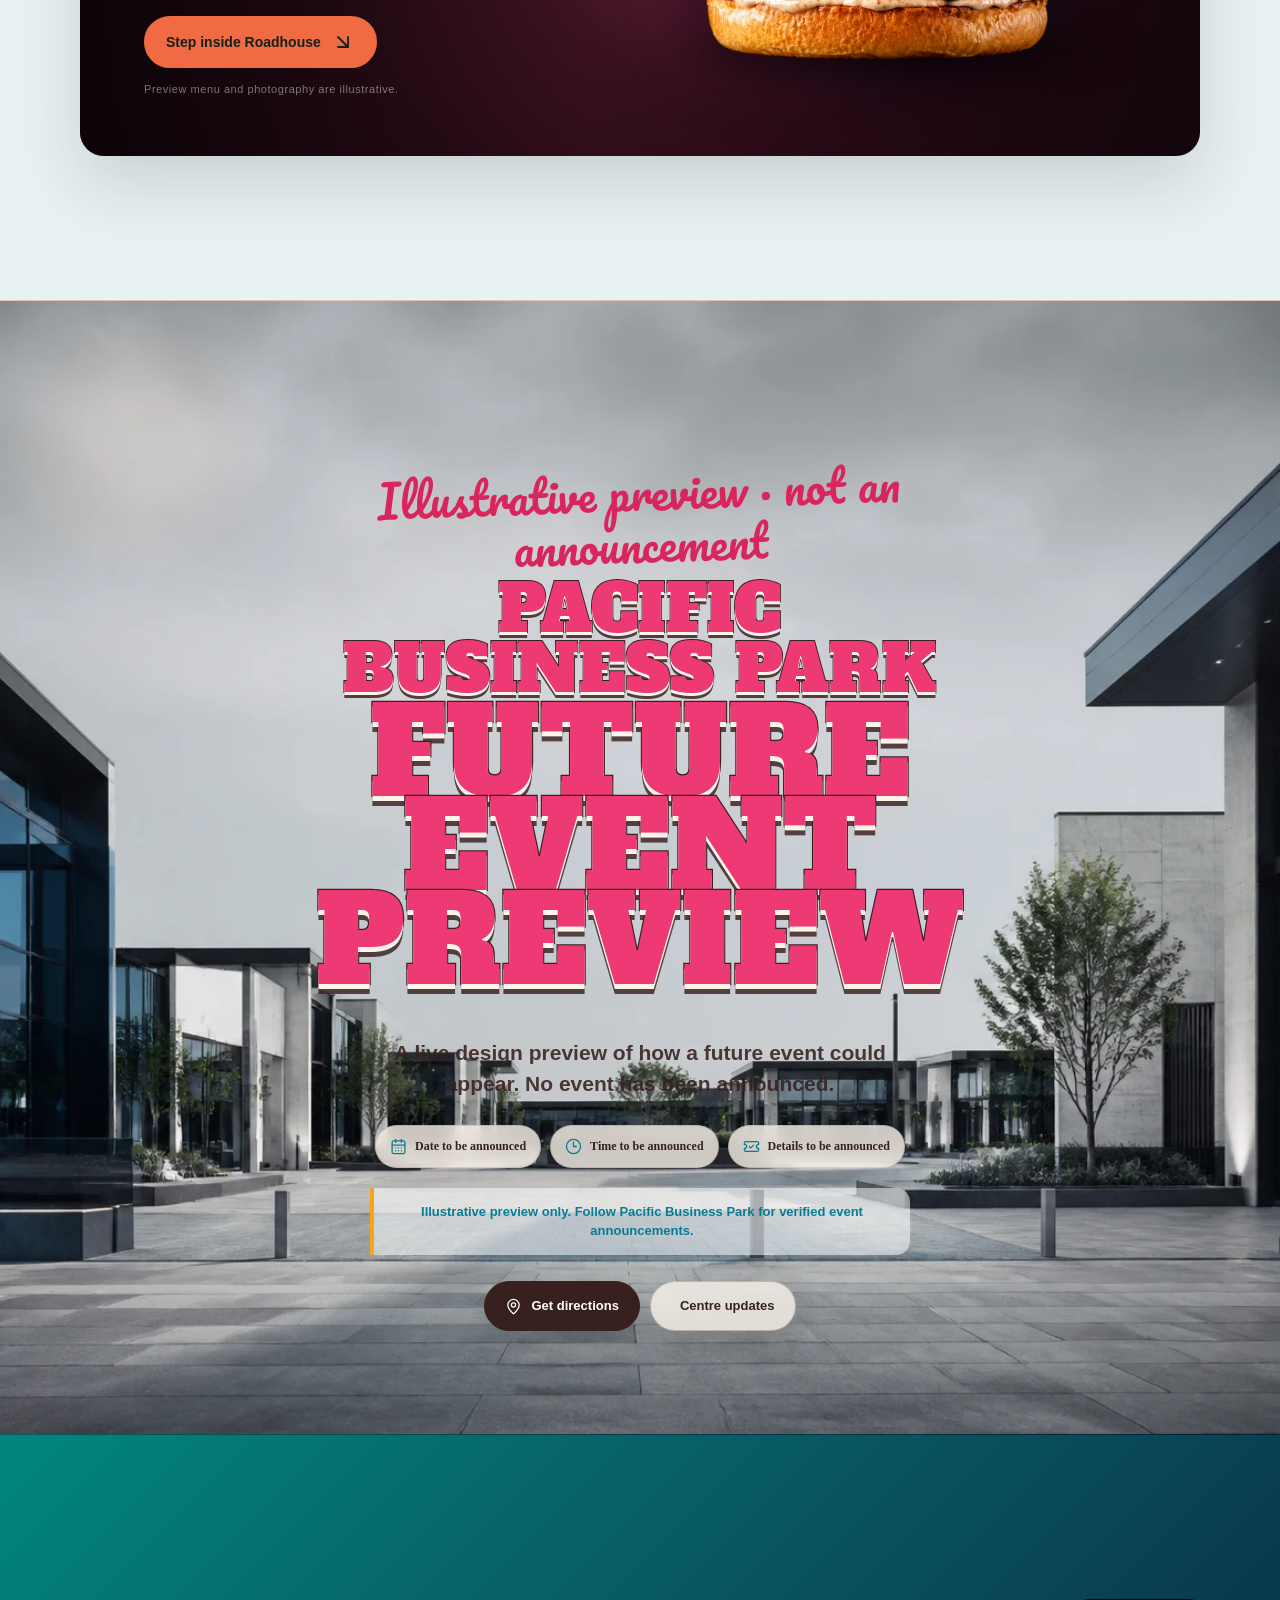
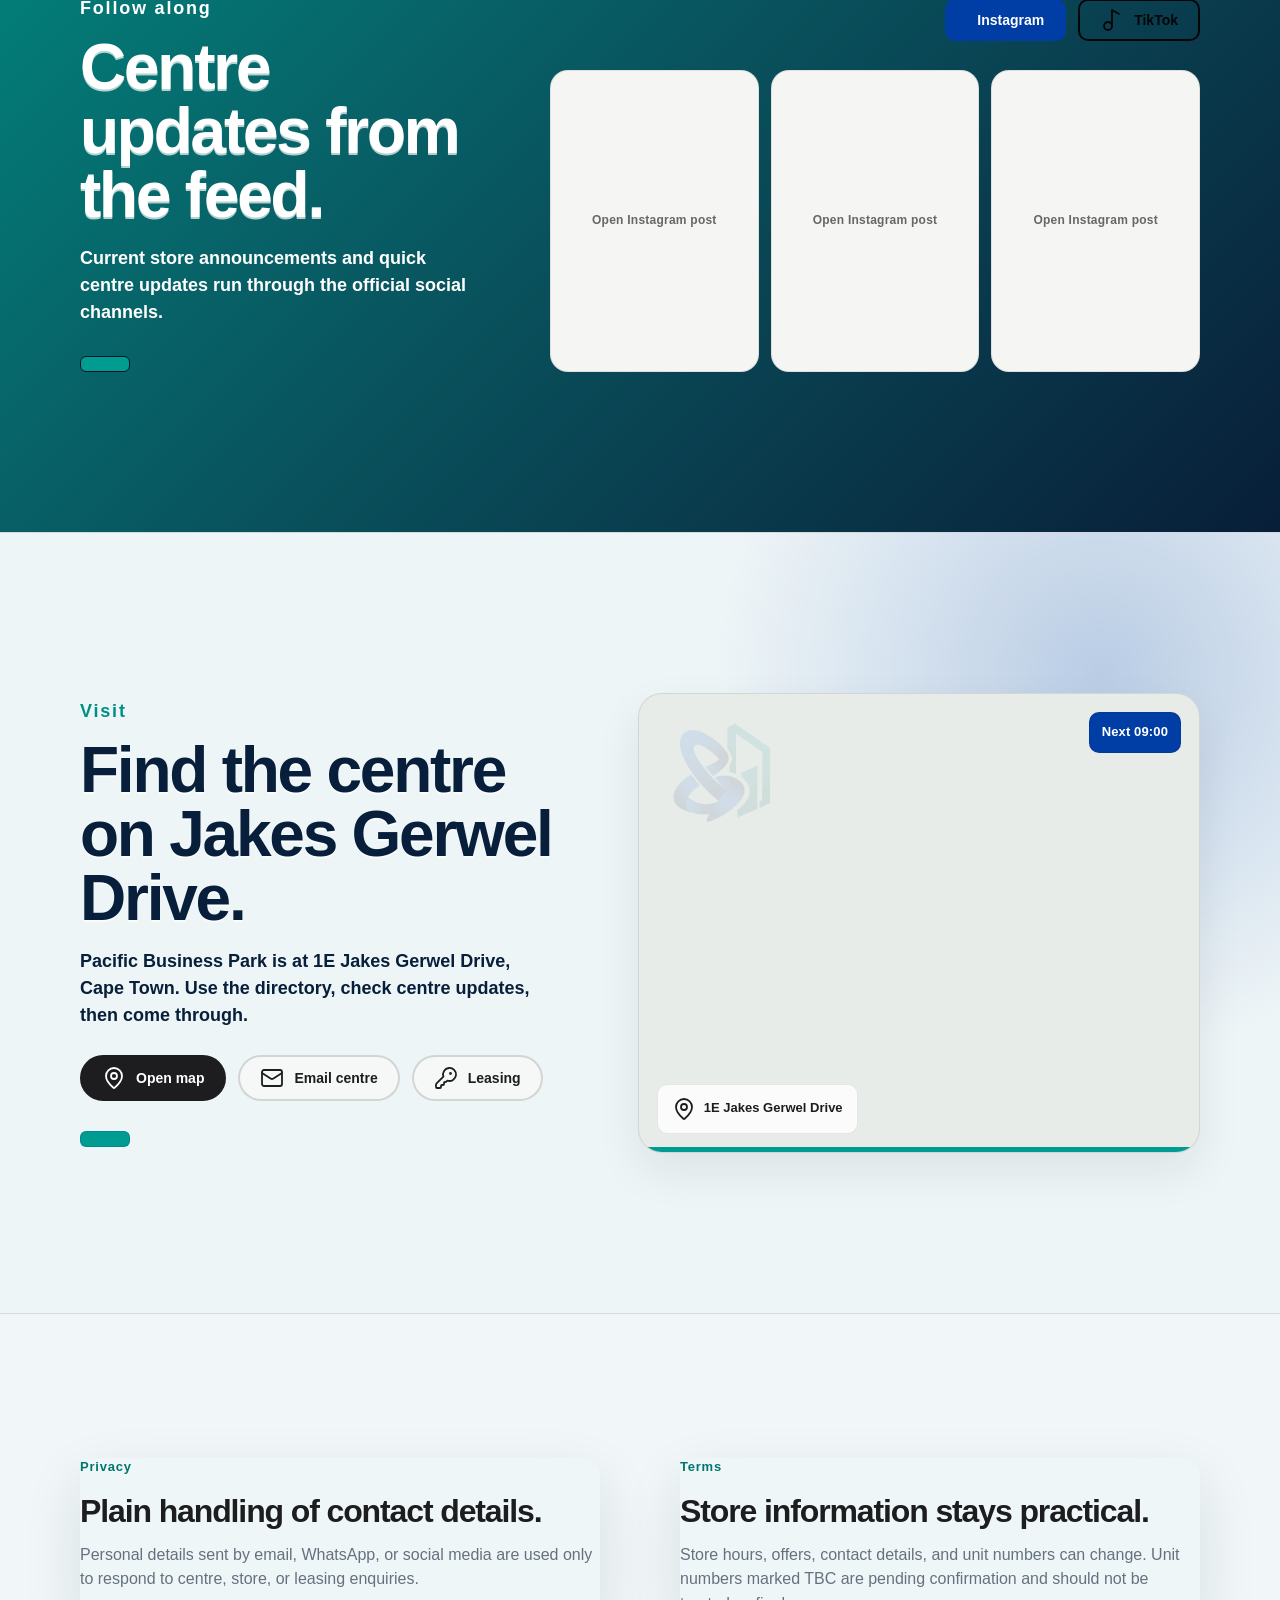
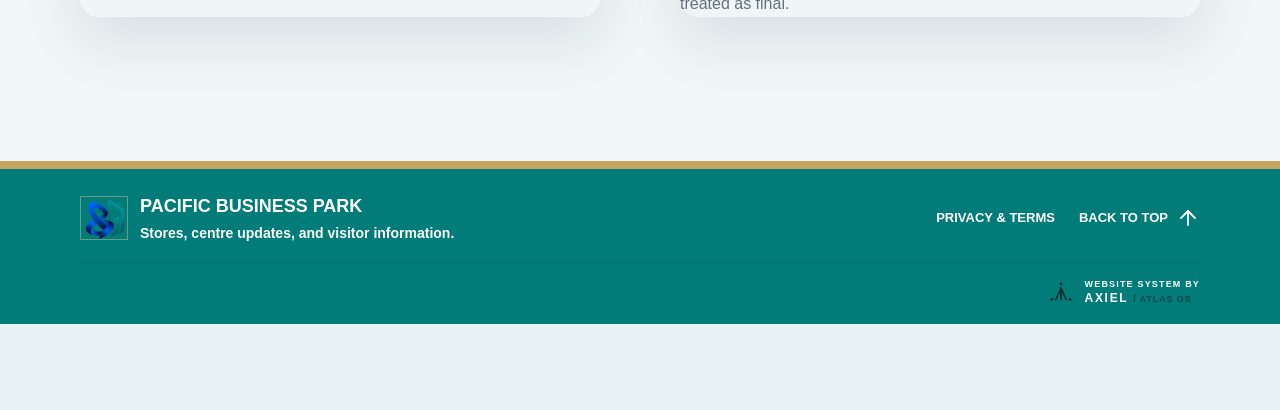
<file: events/index.html>
<!doctype html>
<html lang="en">
<head>
  <meta charset="utf-8">
  <meta name="viewport" content="width=device-width, initial-scale=1">
  <meta name="description" content="The Pacific Business Park future event preview.">
  <title>Future event preview · Pacific Business Park</title>
  <style>body{margin:0;min-height:100vh;display:grid;place-items:center;background:#f5f5f3;color:#1d1d1f;font:18px/1.5 system-ui,sans-serif}main{max-width:32rem;padding:2rem;text-align:center}a{color:#003da5;font-weight:700;text-underline-offset:.25em}</style>
  <script src="../assets/event-config.js?v=20260925-3"></script>
  <script src="./route.js?v=20260925-3" defer></script>
</head>
<body>
  <main><h1>Centre updates</h1><p>Current announcements are shared through Pacific Business Park's official social channels.</p><p><a href="../#social">View centre updates →</a></p><p><a href="../">Back to Pacific Business Park</a></p></main>
</body>
</html>
</file>
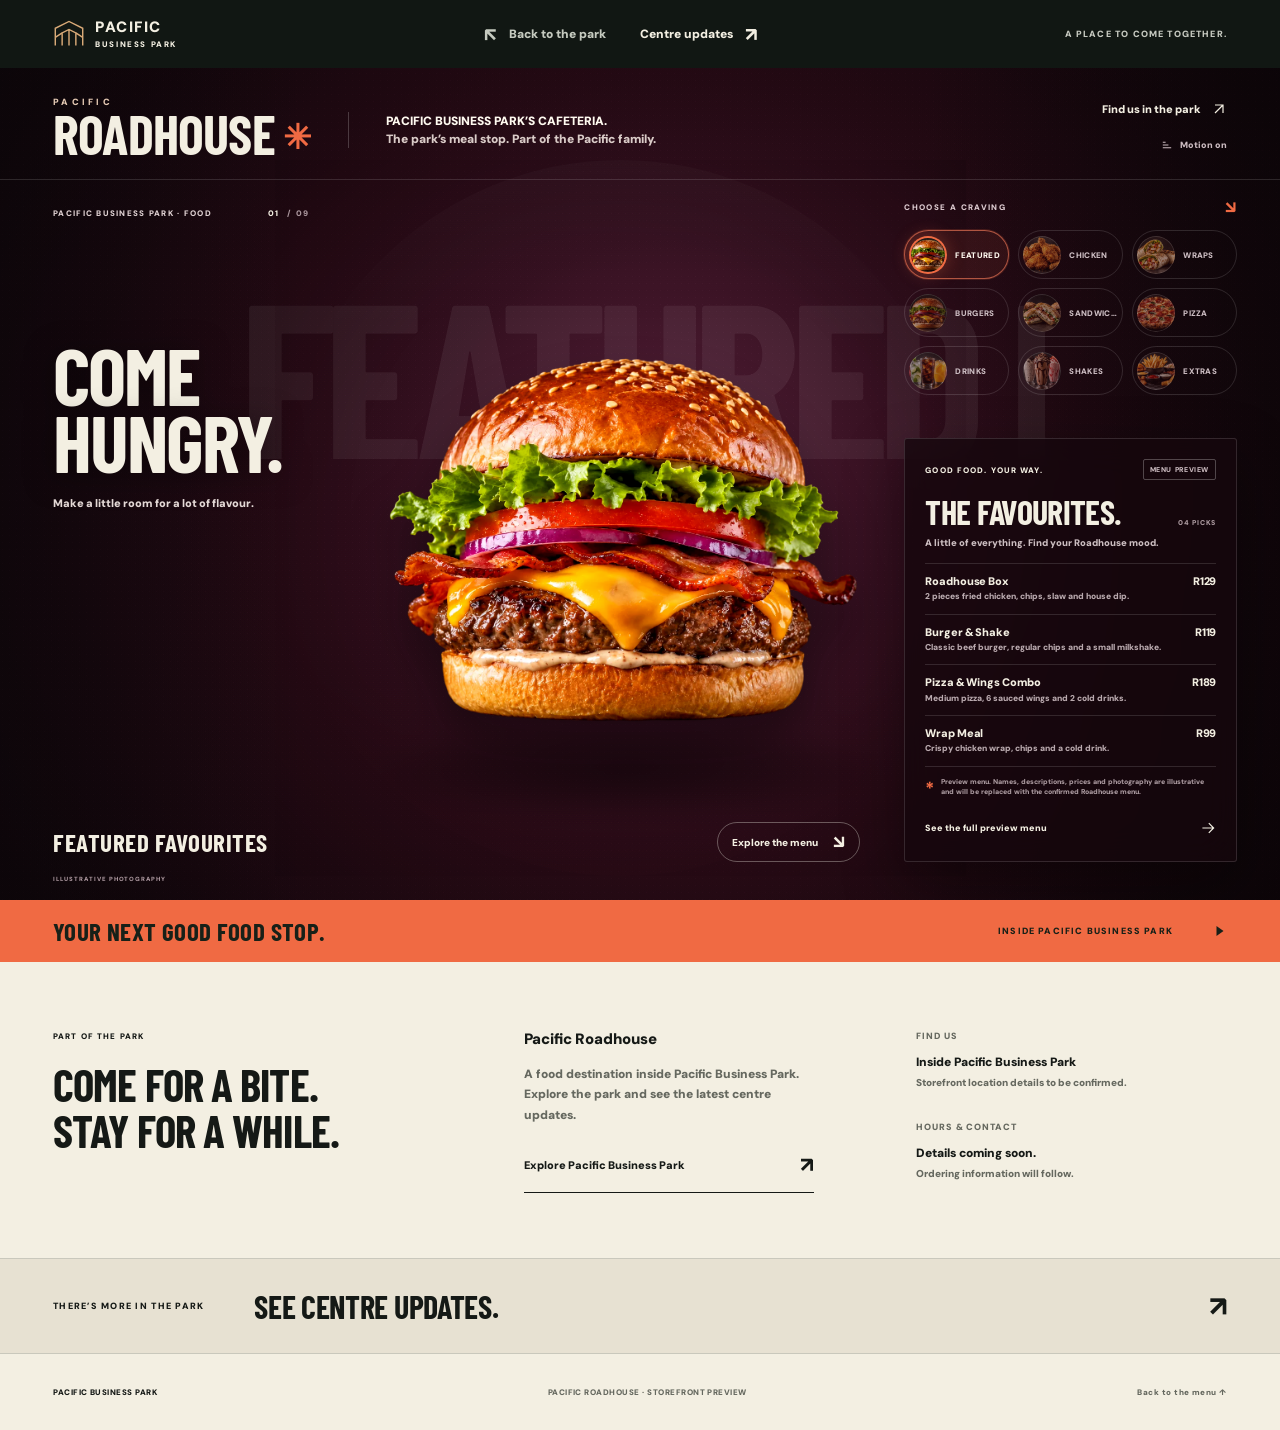
<file: roadhouse/index.html>
<!doctype html>
<html lang="en-ZA">
<head>
  <meta charset="utf-8">
  <meta name="viewport" content="width=device-width, initial-scale=1">
  <meta name="theme-color" content="#151816">
  <meta name="description" content="Explore the Pacific Roadhouse visual menu, a storefront inside Pacific Business Park. Preview menu and photography.">
  <title>Pacific Roadhouse · Pacific Business Park</title>
  <script>if(new URLSearchParams(location.search).get('embed')==='1')document.documentElement.classList.add('embed-mode')</script>
  <link rel="icon" href="./assets/icon.svg" type="image/svg+xml">
  <link rel="preload" href="./assets/product-burger-v1.webp" as="image">
  <link rel="stylesheet" href="./styles.css?v=20260925-1">
  <script src="./assets/gsap.min.js" defer></script>
  <script src="./menu.js" defer></script>
  <script src="./app.js?v=20260925-1" defer></script>
</head>
<body>
  <a class="skip-link" href="#menu-panel">Skip to the menu</a>
  <header class="park-bar">
    <a class="park-brand" href="../" aria-label="Back to Pacific Business Park"><svg viewBox="0 0 28 28" aria-hidden="true" data-ui-id="icon.park-mark" data-icon-family="roadhouse-line"><path d="M2 24V9L14 3l12 6v15M8 24V13l6-3 6 3v11M14 10v14M2 17l6-4m12 0 6 4"/></svg><span>PACIFIC <span>BUSINESS PARK</span></span></a>
    <nav class="park-links" aria-label="Pacific Business Park"><a href="../"><span aria-hidden="true">↖</span> Back to the park</a><a href="../#social">Centre updates <span aria-hidden="true">↗</span></a></nav>
    <span class="park-location">A PLACE TO COME TOGETHER.</span>
  </header>

  <main id="storefront" data-ui-id="page.roadhouse" data-ui-page="roadhouse">
    <div class="roadhouse-stage">
    <div class="storefront-heading">
      <div class="identity"><span class="identity-small">PACIFIC</span><h1>ROADHOUSE<span class="brand-star" aria-hidden="true">✳</span></h1></div>
      <p class="storefront-intro">PACIFIC BUSINESS PARK’S CAFETERIA.<br><span>The park’s meal stop. Part of the Pacific family.</span></p>
      <div class="storefront-actions"><a href="#visit" class="text-link">Find us in the park <svg viewBox="0 0 20 20" aria-hidden="true" data-ui-id="icon.location-arrow" data-icon-family="roadhouse-line"><path d="M5 15 15 5M5 5h10v10"/></svg></a><button type="button" class="motion-toggle" aria-pressed="false" title="Reduce animation"><svg viewBox="0 0 20 20" aria-hidden="true" data-ui-id="icon.motion-control" data-icon-family="roadhouse-line"><path d="M4 6h4m-4 4h8m-8 4h12"/></svg><span>Motion on</span></button></div>
    </div>

    <div class="category-shell" data-ui-id="reference.variants" data-ui-project-menu>
      <span class="category-label">CHOOSE A CRAVING <span aria-hidden="true">↘</span></span>
      <div class="category-tabs" role="tablist" aria-label="Food categories">
        <button id="tab-featured" type="button" role="tab" aria-selected="true" aria-controls="menu-panel" data-category="featured" data-ui-id="category.featured" data-ui-action="category.select" data-view-target="roadhouse" data-current="true" tabindex="0" style="--thumb:url('./assets/03_burger.webp')"><span>Featured</span></button>
        <button id="tab-chicken" type="button" role="tab" aria-selected="false" aria-controls="menu-panel" data-category="chicken" data-ui-id="category.chicken" data-ui-action="category.select" data-view-target="roadhouse" tabindex="-1" style="--thumb:url('./assets/01_fried_chicken.webp')"><span>Chicken</span></button>
        <button id="tab-wraps" type="button" role="tab" aria-selected="false" aria-controls="menu-panel" data-category="wraps" data-ui-id="category.wraps" data-ui-action="category.select" data-view-target="roadhouse" tabindex="-1" style="--thumb:url('./assets/02_wraps.webp')"><span>Wraps</span></button>
        <button id="tab-burgers" type="button" role="tab" aria-selected="false" aria-controls="menu-panel" data-category="burgers" data-ui-id="category.burgers" data-ui-action="category.select" data-view-target="roadhouse" tabindex="-1" style="--thumb:url('./assets/03_burger.webp')"><span>Burgers</span></button>
        <button id="tab-sandwiches" type="button" role="tab" aria-selected="false" aria-controls="menu-panel" data-category="sandwiches" data-ui-id="category.sandwiches" data-ui-action="category.select" data-view-target="roadhouse" tabindex="-1" style="--thumb:url('./assets/04_sandwiches.webp')"><span>Sandwiches</span></button>
        <button id="tab-pizza" type="button" role="tab" aria-selected="false" aria-controls="menu-panel" data-category="pizza" data-ui-id="category.pizza" data-ui-action="category.select" data-view-target="roadhouse" tabindex="-1" style="--thumb:url('./assets/05_pizza.webp')"><span>Pizza</span></button>
        <button id="tab-drinks" type="button" role="tab" aria-selected="false" aria-controls="menu-panel" data-category="drinks" data-ui-id="category.drinks" data-ui-action="category.select" data-view-target="roadhouse" tabindex="-1" style="--thumb:url('./assets/06_drinks.webp')"><span>Drinks</span></button>
        <button id="tab-milkshakes" type="button" role="tab" aria-selected="false" aria-controls="menu-panel" data-category="milkshakes" data-ui-id="category.milkshakes" data-ui-action="category.select" data-view-target="roadhouse" tabindex="-1" style="--thumb:url('./assets/07_milkshakes.webp')"><span>Shakes</span></button>
        <button id="tab-extras" type="button" role="tab" aria-selected="false" aria-controls="menu-panel" data-category="extras" data-ui-id="category.extras" data-ui-action="category.select" data-view-target="roadhouse" tabindex="-1" style="--thumb:url('./assets/08_other.webp')"><span>Extras</span></button>
      </div>
      <button class="tab-next" type="button" aria-label="Show more food categories">→</button>
    </div>

    <div class="experience" data-scene="featured">
      <section class="food-scene" aria-labelledby="scene-title" data-ui-id="reference.screen">
        <div class="scene-topline"><span class="scene-eyebrow">PACIFIC BUSINESS PARK · FOOD</span><span class="scene-index"><b>01</b> / 09</span></div>
        <div class="scene-word" aria-hidden="true" data-ui-id="reference.wordmark">FEATURED</div>
        <div class="scene-copy" data-ui-id="reference.copy"><h2 id="scene-title">COME<br>HUNGRY.</h2><p class="scene-subtitle">Make a little room for a lot of flavour.</p></div>
        <div class="image-stage" data-ui-id="reference.product"><div class="product-floor" aria-hidden="true"></div><img id="hero-image" class="product-base" src="./assets/product-burger-v1.webp" alt="Illustrative burger product plate — menu preview" width="1672" height="941" fetchpriority="high"><div class="product-layer-stack product-slices" aria-hidden="true"></div><div class="scene-shade"></div></div>
        <div class="scene-footer"><span class="scene-category">Featured favourites</span><a href="#menu-panel" class="menu-jump">Explore the menu <span aria-hidden="true">↘</span></a></div>
        <span class="photo-label">ILLUSTRATIVE PHOTOGRAPHY</span>
      </section>

      <section id="menu-panel" class="menu-panel" role="tabpanel" aria-labelledby="tab-featured" tabindex="0">
        <div class="menu-heading"><span class="eyebrow">GOOD FOOD. YOUR WAY.</span><span class="menu-preview-badge">MENU PREVIEW</span></div>
        <div class="menu-title-row"><h2 id="menu-title">The favourites.</h2><span class="item-count">04 PICKS</span></div>
        <p class="menu-intro">A little of everything. Find your Roadhouse mood.</p>
        <div class="size-control" hidden><span>Pizza size</span><div role="group" aria-label="Choose pizza size"><button type="button" data-size="medium" aria-pressed="true">Medium</button><button type="button" data-size="large" aria-pressed="false">Large</button></div></div>
        <ul class="menu-items" id="menu-items">
          <li><div class="menu-item-copy"><h3>Roadhouse Box</h3><p>2 pieces fried chicken, chips, slaw and house dip.</p></div><span class="price">R129</span></li>
          <li><div class="menu-item-copy"><h3>Burger &amp; Shake</h3><p>Classic beef burger, regular chips and a small milkshake.</p></div><span class="price">R119</span></li>
          <li><div class="menu-item-copy"><h3>Pizza &amp; Wings Combo</h3><p>Medium pizza, 6 sauced wings and 2 cold drinks.</p></div><span class="price">R189</span></li>
          <li><div class="menu-item-copy"><h3>Wrap Meal</h3><p>Crispy chicken wrap, chips and a cold drink.</p></div><span class="price">R99</span></li>
        </ul>
        <div class="menu-note"><span aria-hidden="true">*</span><p>Preview menu. Names, descriptions, prices and photography are illustrative and will be replaced with the confirmed Roadhouse menu.</p></div>
        <button class="full-menu-link" type="button" id="open-full-menu" data-ui-id="action.full-menu.open" data-ui-action="dialog.full-menu.open">See the full preview menu <svg viewBox="0 0 20 20" aria-hidden="true" data-ui-id="icon.full-menu-arrow" data-icon-family="roadhouse-line"><path d="M3 10h14M11 4l6 6-6 6"/></svg></button>
      </section>
    </div>

    </div>
    <div class="storefront-strip"><p>YOUR NEXT GOOD FOOD STOP.</p><span>INSIDE PACIFIC BUSINESS PARK <svg viewBox="0 0 20 20" aria-hidden="true" data-ui-id="icon.park-play" data-icon-family="roadhouse-line"><path d="m5 3 10 7-10 7Z"/></svg></span></div>

    <section id="visit" class="visit-section" aria-labelledby="visit-title">
      <div class="visit-title"><span class="eyebrow">PART OF THE PARK</span><h2 id="visit-title">Come for a bite.<br>Stay for a while.</h2></div>
      <div class="visit-info"><h3>Pacific Roadhouse</h3><p>A food destination inside Pacific Business Park. Explore the park and see the latest centre updates.</p><a class="dark-link" href="../">Explore Pacific Business Park <span aria-hidden="true">↗</span></a></div>
      <div class="visit-details"><div><span>FIND US</span><p>Inside Pacific Business Park<br><small>Storefront location details to be confirmed.</small></p></div><div><span>HOURS &amp; CONTACT</span><p>Details coming soon.<br><small>Ordering information will follow.</small></p></div></div>
    </section>
    <a class="events-banner" href="../#social"><span>THERE’S MORE IN THE PARK</span><strong>See centre updates.</strong><span class="events-arrow" aria-hidden="true">↗</span></a>
  </main>

  <footer class="footer"><a href="../">PACIFIC BUSINESS PARK</a><span>PACIFIC ROADHOUSE · STOREFRONT PREVIEW</span><a href="#storefront">Back to the menu ↑</a></footer>

  <dialog class="full-menu-dialog" aria-labelledby="full-menu-title" data-ui-id="dialog.full-menu"><div class="dialog-header"><div><span class="eyebrow">PACIFIC ROADHOUSE</span><h2 id="full-menu-title">The full preview menu.</h2></div><button type="button" id="close-full-menu" aria-label="Close full menu" data-ui-id="action.full-menu.close" data-ui-action="dialog.full-menu.close">×</button></div><p class="dialog-note">Illustrative menu and pricing. Confirmed offerings and ordering details are coming soon.</p><div id="full-menu-content"></div></dialog>
  <div class="sr-only" id="category-status" role="status" aria-live="polite" aria-atomic="true"></div>
  <noscript><p class="no-script">Enable JavaScript to explore all food categories. The featured preview menu is available above.</p></noscript>
</body>
</html>
</file>
<file: styles.css>
@font-face {
  font-family: "Campaign Script";
  src: url("assets/fonts/Pacifico-Regular.ttf") format("truetype");
  font-style: normal;
  font-weight: 400;
  font-display: swap;
}

@font-face {
  font-family: "Campaign Slab";
  src: url("assets/fonts/AlfaSlabOne-Regular.ttf") format("truetype");
  font-style: normal;
  font-weight: 400;
  font-display: swap;
}

:root {
  --black: #050607;
  --night: #08111f;
  --deep-navy: #09205a;
  --pacific-blue: #003da5;
  --sky-blue: #1976bf;
  --harbour-blue: #00518d;
  --signal-teal: #009b91;
  --oxide-teal: #00766f;
  --forest-green: #0b5a43;
  --leaf-green: #2f9d6a;
  --mint: #d8f2ea;
  --lane-gold: #c8a35f;
  --signal-coral: #d86f4a;
  --ivory: #f7f1e6;
  --champagne: #d8c18a;
  --lacquer: #171819;
  --ink: #101725;
  --charcoal: #252a31;
  --graphite: #354052;
  --steel: #65717f;
  --smoke: #a3aeb7;
  --line: #d9d6ce;
  --paper: #f3efe6;
  --white: #fffdf7;
  --header-height: 78px;
  --dock-height: 64px;
  --shell: 1180px;
  --radius: 8px;
}

* {
  box-sizing: border-box;
  letter-spacing: 0;
}

html {
  scroll-behavior: smooth;
  scroll-padding-top: var(--header-height);
}

body {
  min-width: 320px;
  margin: 0;
  padding-bottom: calc(var(--dock-height) + 22px);
  overflow-x: hidden;
  color: var(--ink);
  background:
    radial-gradient(circle at 12% 0%, rgba(0, 61, 165, 0.1), transparent 34rem),
    radial-gradient(circle at 86% 26%, rgba(200, 163, 95, 0.08), transparent 30rem),
    linear-gradient(180deg, #f8faf9 0%, var(--paper) 46%, #e8eeec 100%);
  font-family: "Segoe UI Variable Text", "Segoe UI", Arial, sans-serif;
  -webkit-font-smoothing: antialiased;
}

body.nav-open {
  overflow: hidden;
}

button,
input {
  font: inherit;
}

button,
a {
  -webkit-tap-highlight-color: transparent;
}

a {
  color: inherit;
}

canvas,
img,
svg {
  display: block;
}

h1,
h2,
h3,
p {
  margin: 0;
}

h1,
h2,
h3,
.wordmark {
  font-family: Bahnschrift, "Arial Narrow", "Segoe UI", sans-serif;
}

button:focus-visible,
a:focus-visible {
  outline: 3px solid var(--white);
  outline-offset: 3px;
}

.skip-link {
  position: fixed;
  top: 10px;
  left: 10px;
  z-index: 250;
  transform: translateY(-150%);
  padding: 10px 14px;
  color: var(--black);
  background: var(--white);
  border: 1px solid var(--black);
  border-radius: 6px;
  font-weight: 800;
  text-decoration: none;
}

.skip-link:focus {
  transform: translateY(0);
}

.scroll-progress {
  position: fixed;
  inset: 0 0 auto;
  z-index: 240;
  height: 3px;
  pointer-events: none;
  background: transparent;
}

.scroll-progress span {
  display: block;
  width: 0;
  height: 100%;
  background: linear-gradient(90deg, var(--pacific-blue), var(--signal-teal), var(--lane-gold), var(--signal-coral));
}

.site-header {
  position: fixed;
  inset: 0 0 auto;
  z-index: 200;
  height: var(--header-height);
  display: grid;
  grid-template-columns: minmax(250px, 1fr) auto minmax(170px, 1fr);
  align-items: center;
  gap: 22px;
  padding: 0 30px;
  color: var(--white);
  border-bottom: 1px solid rgba(216, 193, 138, 0.32);
  background:
    linear-gradient(90deg, rgba(3, 8, 18, 0.96), rgba(6, 26, 56, 0.9) 48%, rgba(3, 8, 18, 0.96)),
    rgba(5, 5, 5, 0.88);
  box-shadow: 0 16px 42px rgba(0, 0, 0, 0.34);
  backdrop-filter: blur(16px);
}

.wordmark {
  width: max-content;
  display: inline-flex;
  align-items: center;
  gap: 12px;
  color: var(--white);
  text-decoration: none;
  text-transform: uppercase;
  font-weight: 800;
}

.brand-mark {
  position: relative;
  display: grid;
  place-items: center;
  flex: 0 0 auto;
  width: 68px;
  height: 50px;
  padding: 4px;
  overflow: hidden;
  color: var(--white);
  border: 1px solid rgba(216, 193, 138, 0.48);
  border-radius: 7px;
  background:
    linear-gradient(135deg, rgba(247, 244, 235, 0.98), rgba(216, 242, 234, 0.94)),
    var(--ivory);
  box-shadow:
    inset 0 0 0 1px rgba(0, 61, 165, 0.1),
    0 12px 34px rgba(0, 61, 165, 0.22);
  isolation: isolate;
}

.brand-mark::before,
.brand-mark::after {
  content: "";
  position: absolute;
  inset: 0;
  pointer-events: none;
}

.brand-mark::before {
  inset: 5px;
  border: 1px solid rgba(0, 61, 165, 0.12);
  border-radius: 5px;
  opacity: 1;
}

.brand-mark::after {
  display: none;
}

.brand-mark img {
  position: relative;
  z-index: 2;
  width: 100%;
  height: 100%;
  object-fit: contain;
  filter: saturate(1.06) contrast(1.04);
}

.brand-letter {
  position: absolute;
  z-index: 2;
  font-family: Bahnschrift, "Arial Narrow", "Segoe UI", sans-serif;
  font-size: 23px;
  line-height: 1;
  font-weight: 900;
  text-shadow: 0 2px 12px rgba(0, 0, 0, 0.5);
}

.brand-letter-p1 {
  left: 8px;
  top: 7px;
}

.brand-letter-b {
  left: 27px;
  top: 17px;
  color: var(--lane-gold);
}

.brand-letter-p2 {
  right: 7px;
  bottom: 7px;
}

.brand-lane {
  position: absolute;
  z-index: 1;
  height: 2px;
  background: rgba(255, 255, 255, 0.84);
  box-shadow: 0 0 16px rgba(255, 255, 255, 0.4);
}

.brand-lane-a {
  left: 8px;
  right: 14px;
  bottom: 11px;
  transform: rotate(-18deg);
}

.brand-lane-b {
  left: 20px;
  right: 7px;
  top: 12px;
  background: var(--signal-teal);
  transform: rotate(18deg);
}

.brand-pin {
  position: absolute;
  z-index: 3;
  right: 9px;
  top: 8px;
  width: 8px;
  height: 8px;
  border: 2px solid var(--white);
  border-radius: 50%;
  background: var(--signal-coral);
}

.brand-name {
  display: grid;
  gap: 2px;
  min-width: 0;
  line-height: 1;
}

.brand-name-top {
  color: rgba(255, 255, 255, 0.68);
  font-family: Bahnschrift, "Arial Narrow", "Segoe UI", sans-serif;
  font-size: 11px;
  font-weight: 900;
  text-transform: uppercase;
}

.brand-name strong {
  color: var(--white);
  font-size: 19px;
  font-weight: 800;
}

.brand-name-code {
  color: var(--champagne);
  font-size: 10px;
  font-weight: 900;
  text-transform: uppercase;
}

.desktop-nav {
  display: inline-flex;
  align-items: center;
  justify-content: center;
  gap: 8px;
  padding: 5px;
  border: 1px solid rgba(0, 167, 157, 0.42);
  border-radius: 8px;
  background:
    linear-gradient(90deg, rgba(0, 167, 157, 0.12), rgba(216, 193, 138, 0.08)),
    rgba(255, 255, 255, 0.06);
}

.desktop-nav a {
  min-width: 74px;
  padding: 9px 12px;
  color: rgba(255, 255, 255, 0.78);
  border-radius: 6px;
  font-size: 13px;
  font-weight: 800;
  text-align: center;
  text-decoration: none;
  text-transform: uppercase;
  transition: color 160ms ease, background-color 160ms ease;
}

.desktop-nav a:hover,
.desktop-nav a.active {
  color: var(--night);
  background: linear-gradient(135deg, var(--white), #dff9f6 58%, var(--lane-gold));
}

.header-actions {
  display: inline-flex;
  align-items: center;
  justify-content: flex-end;
  gap: 10px;
}

.status-pill {
  height: 42px;
  display: inline-flex;
  align-items: center;
  gap: 10px;
  padding: 0 13px;
  color: rgba(255, 255, 255, 0.86);
  border: 1px solid rgba(216, 193, 138, 0.36);
  border-radius: 8px;
  background: rgba(216, 193, 138, 0.08);
  font-size: 13px;
  font-weight: 800;
}

.status-dot {
  width: 8px;
  height: 8px;
  flex: 0 0 auto;
  border-radius: 50%;
  background: var(--lane-gold);
  box-shadow: 0 0 0 5px rgba(216, 193, 138, 0.14), 0 0 18px rgba(216, 193, 138, 0.6);
}

.icon-button {
  width: 42px;
  height: 42px;
  display: inline-flex;
  align-items: center;
  justify-content: center;
  color: var(--white);
  background: rgba(0, 167, 157, 0.1);
  border: 1px solid rgba(0, 167, 157, 0.32);
  border-radius: 8px;
  cursor: pointer;
  transition: color 160ms ease, background-color 160ms ease;
}

.icon-button:hover {
  color: var(--night);
  background: var(--lane-gold);
}

.nav-toggle {
  display: none;
}

.mobile-nav {
  position: fixed;
  inset: var(--header-height) 0 auto;
  z-index: 190;
  display: none;
  padding: 12px 18px 18px;
  color: var(--white);
  background:
    linear-gradient(160deg, rgba(6, 26, 56, 0.98), rgba(3, 8, 18, 0.98)),
    rgba(5, 5, 5, 0.96);
  border-bottom: 1px solid rgba(216, 193, 138, 0.3);
}

.mobile-nav a {
  min-height: 54px;
  display: flex;
  align-items: center;
  justify-content: space-between;
  border-top: 1px solid rgba(0, 167, 157, 0.26);
  font-size: 18px;
  font-weight: 850;
  text-decoration: none;
}

.mobile-nav.open {
  display: block;
}

.quick-dock {
  position: fixed;
  left: 50%;
  bottom: 16px;
  z-index: 180;
  width: min(640px, calc(100% - 28px));
  min-height: var(--dock-height);
  display: flex;
  align-items: stretch;
  gap: 6px;
  padding: 6px;
  color: var(--ivory);
  background:
    linear-gradient(135deg, rgba(8, 17, 31, 0.92), rgba(9, 32, 90, 0.88) 50%, rgba(11, 90, 67, 0.84)),
    rgba(8, 17, 31, 0.86);
  border: 1px solid rgba(216, 193, 138, 0.36);
  border-radius: 8px;
  box-shadow:
    0 22px 58px rgba(0, 0, 0, 0.34),
    inset 0 0 0 1px rgba(255, 255, 255, 0.04);
  backdrop-filter: blur(18px);
  transform: translateX(-50%);
  isolation: isolate;
}

.quick-dock::before {
  content: "";
  position: absolute;
  inset: 5px;
  pointer-events: none;
  border: 1px solid rgba(216, 193, 138, 0.16);
  border-radius: 6px;
}

.dock-action {
  position: relative;
  z-index: 1;
  min-width: 0;
  min-height: 50px;
  flex: 1 1 0;
  display: grid;
  grid-template-columns: 18px minmax(0, 1fr);
  align-items: center;
  justify-content: center;
  gap: 8px;
  padding: 0 10px;
  color: rgba(247, 244, 235, 0.86);
  background: rgba(255, 255, 255, 0.065);
  border: 1px solid rgba(216, 193, 138, 0.18);
  border-radius: 6px;
  cursor: pointer;
  font: inherit;
  font-size: 11px;
  font-weight: 900;
  text-align: left;
  text-decoration: none;
  text-transform: uppercase;
  transition: transform 170ms ease, color 170ms ease, background 170ms ease, border-color 170ms ease;
}

.dock-action svg {
  width: 18px;
  height: 18px;
}

.dock-action span {
  min-width: 0;
  overflow: hidden;
  text-overflow: ellipsis;
  white-space: nowrap;
}

.dock-action:hover,
.dock-action.active,
.dock-action:focus-visible {
  color: var(--night);
  background: linear-gradient(135deg, var(--ivory), var(--champagne));
  border-color: rgba(247, 244, 235, 0.86);
  transform: translateY(-2px);
}

.hero {
  position: relative;
  min-height: 88svh;
  overflow: hidden;
  display: flex;
  align-items: stretch;
  color: var(--ink);
  background:
    radial-gradient(circle at 84% 16%, rgba(0, 61, 165, 0.2), transparent 24rem),
    radial-gradient(circle at 16% 32%, rgba(0, 155, 145, 0.18), transparent 28rem),
    radial-gradient(circle at 54% 82%, rgba(200, 163, 95, 0.2), transparent 25rem),
    linear-gradient(145deg, #fffaf0 0%, #edf7f3 48%, #dce9f2 100%);
}

.hero::before,
.hero::after {
  content: "";
  position: absolute;
  pointer-events: none;
}

.hero::before {
  inset: 78px 0 auto;
  height: 1px;
  background: linear-gradient(90deg, transparent, var(--pacific-blue), var(--signal-teal), var(--lane-gold), transparent);
  opacity: 0.8;
}

.hero::after {
  width: 58vw;
  height: 58vw;
  right: -28vw;
  top: 12svh;
  border: 1px solid rgba(0, 61, 165, 0.16);
  border-radius: 50%;
  box-shadow:
    inset 0 0 0 42px rgba(0, 155, 145, 0.035),
    inset 0 0 0 84px rgba(200, 163, 95, 0.055);
  opacity: 0.82;
}

#hero-canvas {
  position: absolute;
  inset: 0;
  width: 100%;
  height: 100%;
  opacity: 0.5;
  mix-blend-mode: normal;
}

.texture-screen {
  position: absolute;
  inset: 0;
  pointer-events: none;
  background-color: rgba(255, 253, 247, 0.18);
  background-image:
    linear-gradient(115deg, transparent 0 34%, rgba(200, 163, 95, 0.11) 34% 35%, transparent 35% 100%),
    radial-gradient(circle at 1px 1px, rgba(0, 61, 165, 0.08) 1px, transparent 1.5px);
  background-size: auto, 30px 30px;
  opacity: 0.44;
}

.hero-shell {
  position: relative;
  z-index: 2;
  width: min(var(--shell), calc(100% - 44px));
  max-width: calc(100% - 44px);
  margin: 0 auto;
  padding: 116px 0 90px;
}

.hero-topline {
  min-height: 44px;
  display: flex;
  align-items: center;
  justify-content: space-between;
  gap: 16px;
  margin-bottom: 52px;
}

.live-chip,
.mode-switch {
  min-height: 42px;
  display: inline-flex;
  align-items: center;
  gap: 10px;
  padding: 0 14px;
  color: var(--deep-navy);
  border: 1px solid rgba(0, 61, 165, 0.22);
  border-radius: 8px;
  background: rgba(255, 253, 247, 0.7);
  font-size: 13px;
  font-weight: 850;
  text-transform: uppercase;
}

.mode-switch {
  cursor: pointer;
}

.mode-switch[aria-pressed="true"] {
  color: var(--white);
  background: var(--deep-navy);
}

.hero-grid {
  display: grid;
  grid-template-columns: minmax(0, 1fr) 380px;
  align-items: end;
  gap: 54px;
  min-width: 0;
}

.hero-copy {
  max-width: 880px;
  min-width: 0;
}

.hero-identity {
  display: grid;
  grid-template-columns: 150px minmax(0, 1fr);
  align-items: end;
  gap: 26px;
}

.identity-mark {
  position: relative;
  width: 162px;
  aspect-ratio: 1;
  display: grid;
  place-items: center;
  padding: 10px;
  overflow: hidden;
  border: 1px solid rgba(216, 193, 138, 0.72);
  border-radius: 8px;
  background:
    linear-gradient(135deg, rgba(255, 255, 255, 0.98), rgba(247, 244, 235, 0.96)),
    var(--ivory);
  box-shadow:
    0 24px 70px rgba(0, 61, 165, 0.24),
    inset 0 0 0 1px rgba(0, 61, 165, 0.12);
}

.identity-mark::before,
.identity-mark::after {
  content: "";
  position: absolute;
  inset: 9px;
  pointer-events: none;
  border: 1px solid rgba(0, 61, 165, 0.18);
  border-radius: 6px;
}

.identity-mark::after {
  inset: 20px;
  border-color: rgba(200, 163, 95, 0.32);
  transform: rotate(-12deg);
}

.identity-mark img {
  position: relative;
  z-index: 2;
  width: 100%;
  height: 100%;
  object-fit: contain;
  filter: saturate(1.18) contrast(1.08);
}

.identity-rail {
  position: absolute;
  z-index: 3;
  height: 3px;
  background: var(--lane-gold);
  box-shadow: 0 0 18px rgba(200, 163, 95, 0.45);
}

.rail-a {
  width: 92px;
  left: -18px;
  bottom: 24px;
  transform: rotate(-17deg);
}

.rail-b {
  width: 76px;
  right: -12px;
  top: 34px;
  background: var(--signal-teal);
  transform: rotate(22deg);
}

.rail-c {
  width: 46px;
  right: 10px;
  bottom: 13px;
  background: var(--signal-coral);
}

.identity-copy {
  min-width: 0;
}

.eyebrow {
  margin-bottom: 13px;
  color: var(--steel);
  font-size: 12px;
  font-weight: 900;
  text-transform: uppercase;
}

.hero .eyebrow {
  color: rgba(0, 61, 165, 0.74);
}

.events-section .eyebrow {
  color: rgba(255, 255, 255, 0.62);
}

.hero h1 {
  max-width: 820px;
  color: var(--deep-navy);
  font-size: 92px;
  line-height: 0.9;
  font-weight: 900;
  text-transform: uppercase;
  overflow-wrap: anywhere;
  text-shadow: 0 14px 38px rgba(0, 61, 165, 0.15);
}

.hero h1 span {
  display: block;
}

.identity-tags {
  display: flex;
  flex-wrap: wrap;
  gap: 8px;
  margin-top: 18px;
}

.identity-tags span {
  min-height: 30px;
  display: inline-flex;
  align-items: center;
  padding: 0 10px;
  color: var(--deep-navy);
  border: 1px solid rgba(0, 155, 145, 0.34);
  border-left-color: var(--champagne);
  border-radius: 6px;
  background: rgba(255, 253, 247, 0.62);
  font-size: 11px;
  font-weight: 900;
  text-transform: uppercase;
}

.hero-intro {
  max-width: 610px;
  margin-top: 24px;
  color: rgba(16, 23, 37, 0.78);
  font-size: 22px;
  line-height: 1.42;
  font-weight: 650;
  overflow-wrap: break-word;
}

.hero-actions,
.visit-actions,
.stage-bottom {
  display: flex;
  align-items: center;
  flex-wrap: wrap;
  gap: 12px;
}

.hero-actions {
  margin-top: 32px;
}

.hero-launcher {
  max-width: 650px;
  width: 100%;
  display: grid;
  grid-template-columns: repeat(3, minmax(0, 1fr));
  gap: 8px;
  margin-top: 20px;
  padding: 8px;
  border: 1px solid rgba(216, 193, 138, 0.26);
  border-radius: 8px;
  background:
    linear-gradient(135deg, rgba(255, 253, 247, 0.74), rgba(216, 242, 234, 0.58)),
    rgba(255, 255, 255, 0.42);
  box-shadow:
    inset 0 0 0 1px rgba(255, 255, 255, 0.46),
    0 18px 42px rgba(0, 61, 165, 0.1);
  backdrop-filter: blur(12px);
}

.hero-launcher button {
  min-width: 0;
  min-height: 76px;
  display: grid;
  grid-template-columns: 58px minmax(0, 1fr);
  align-items: center;
  gap: 10px;
  padding: 8px 10px;
  color: var(--deep-navy);
  background: rgba(255, 253, 247, 0.72);
  border: 1px solid rgba(0, 81, 141, 0.18);
  border-radius: 6px;
  cursor: pointer;
  font: inherit;
  text-align: left;
  transition: transform 170ms ease, border-color 170ms ease, background 170ms ease;
}

.hero-launcher button:hover,
.hero-launcher button:focus-visible {
  transform: translateY(-2px);
  border-color: rgba(0, 155, 145, 0.45);
  background: var(--white);
}

.hero-launcher img,
.hero-launcher svg {
  justify-self: center;
}

.hero-launcher img {
  width: 58px;
  height: 48px;
  object-fit: contain;
  padding: 5px;
  background: var(--ivory);
  border: 1px solid rgba(216, 193, 138, 0.38);
  border-radius: 5px;
}

.hero-launcher svg {
  width: 34px;
  height: 34px;
  padding: 7px;
  color: var(--champagne);
  border: 1px solid rgba(216, 193, 138, 0.28);
  border-radius: 5px;
  background: rgba(9, 32, 90, 0.88);
}

.hero-launcher span {
  min-width: 0;
  color: var(--deep-navy);
  font-size: 12px;
  line-height: 1.08;
  font-weight: 900;
  overflow-wrap: anywhere;
  text-transform: uppercase;
}

.button {
  min-height: 48px;
  display: inline-flex;
  align-items: center;
  justify-content: center;
  gap: 10px;
  padding: 0 18px;
  border: 2px solid currentColor;
  border-radius: 8px;
  font-size: 14px;
  font-weight: 900;
  text-decoration: none;
  text-transform: uppercase;
  cursor: pointer;
  transition: transform 160ms ease, color 160ms ease, background-color 160ms ease, border-color 160ms ease, box-shadow 160ms ease;
}

.button:hover {
  transform: translateY(-2px);
  box-shadow: 7px 7px 0 rgba(200, 163, 95, 0.58);
}

.button-light {
  color: var(--night);
  background: linear-gradient(135deg, var(--white), var(--ivory) 55%, var(--champagne));
  border-color: var(--white);
}

.button-ghost {
  color: var(--deep-navy);
  background: rgba(255, 253, 247, 0.46);
  border-color: rgba(0, 155, 145, 0.38);
}

.button-dark {
  color: var(--white);
  background: linear-gradient(135deg, var(--deep-navy), var(--forest-green));
  border-color: var(--night);
}

.counter-board,
.special-stage,
.event-card,
.pulse-display,
.route-panel {
  border-radius: var(--radius);
}

.counter-board {
  min-width: 0;
  padding: 18px;
  color: var(--white);
  border: 1px solid rgba(183, 255, 233, 0.34);
  background:
    linear-gradient(145deg, rgba(7, 91, 215, 0.2), rgba(0, 167, 157, 0.14)),
    rgba(5, 5, 5, 0.74);
  box-shadow: 0 26px 70px rgba(0, 0, 0, 0.34), 8px 8px 0 rgba(200, 163, 95, 0.2);
  backdrop-filter: blur(16px);
}

.board-header {
  display: flex;
  align-items: center;
  justify-content: space-between;
  gap: 14px;
  padding-bottom: 16px;
  border-bottom: 1px solid rgba(183, 255, 233, 0.24);
}

.board-header span,
.board-footer,
.order-row span,
.order-row em {
  color: rgba(255, 255, 255, 0.62);
  font-size: 12px;
  font-weight: 850;
  text-transform: uppercase;
  font-style: normal;
}

.board-header strong {
  color: var(--champagne);
  font-size: 54px;
  line-height: 0.85;
  font-weight: 900;
}

.order-row {
  min-height: 58px;
  display: grid;
  grid-template-columns: 58px 1fr auto;
  align-items: center;
  gap: 12px;
  border-bottom: 1px solid rgba(183, 255, 233, 0.18);
}

.order-row strong {
  color: var(--white);
  font-size: 17px;
  text-transform: uppercase;
}

.order-row.muted {
  opacity: 0.68;
}

.board-footer {
  display: flex;
  align-items: center;
  justify-content: space-between;
  gap: 12px;
  padding-top: 16px;
}

.hero-peek {
  position: absolute;
  right: 24px;
  bottom: calc(var(--dock-height) + 34px);
  z-index: 5;
  display: inline-flex;
  align-items: center;
  gap: 8px;
  color: var(--deep-navy);
  font-size: 12px;
  font-weight: 900;
  text-decoration: none;
  text-transform: uppercase;
}

.ticker-band {
  overflow: hidden;
  color: var(--white);
  background:
    linear-gradient(90deg, var(--pacific-blue), var(--harbour-blue), var(--signal-teal), var(--forest-green), var(--lane-gold), var(--signal-coral), var(--pacific-blue));
  border-top: 2px solid var(--black);
  border-bottom: 2px solid var(--black);
  box-shadow: inset 0 0 0 1px rgba(255, 255, 255, 0.18);
}

.ticker-track {
  width: max-content;
  display: flex;
  align-items: center;
  gap: 24px;
  min-height: 62px;
  padding: 0 24px;
  animation: marquee 23s linear infinite;
}

.ticker-track span {
  font-family: Bahnschrift, "Arial Narrow", "Segoe UI", sans-serif;
  font-size: 24px;
  font-weight: 900;
  text-transform: uppercase;
}

.ticker-track b {
  width: 8px;
  height: 8px;
  display: block;
  background: var(--champagne);
  border: 1px solid var(--black);
  border-radius: 2px;
  transform: rotate(45deg);
}

.section {
  position: relative;
  padding: 86px 0;
  overflow: hidden;
}

.today-section {
  background:
    linear-gradient(135deg, rgba(0, 61, 165, 0.08), transparent 34%),
    linear-gradient(315deg, rgba(37, 134, 91, 0.1), transparent 38%),
    var(--paper);
}

.today-section::before,
.social-section::before,
.legal-section::before {
  content: "";
  position: absolute;
  inset: 0;
  pointer-events: none;
  z-index: 0;
  background-image:
    linear-gradient(90deg, rgba(0, 61, 165, 0.055) 1px, transparent 1px),
    linear-gradient(0deg, rgba(0, 143, 134, 0.05) 1px, transparent 1px);
  background-size: 34px 34px;
  mask-image: linear-gradient(180deg, rgba(0, 0, 0, 0.72), transparent 82%);
}

.today-section::after,
.social-section::after,
.legal-section::after {
  content: "";
  position: absolute;
  top: 0;
  right: 0;
  z-index: 0;
  width: min(46vw, 520px);
  height: 100%;
  pointer-events: none;
  opacity: 0.52;
  background:
    repeating-linear-gradient(135deg, rgba(0, 61, 165, 0.08) 0 10px, transparent 10px 24px),
    linear-gradient(135deg, rgba(216, 193, 138, 0.18), rgba(189, 106, 67, 0.08));
  clip-path: polygon(34% 0, 100% 0, 100% 100%, 0 100%);
}

.section-shell {
  position: relative;
  z-index: 1;
  width: min(var(--shell), calc(100% - 44px));
  margin: 0 auto;
}

.section-heading {
  position: relative;
  max-width: 650px;
}

.visit-copy {
  position: relative;
}

.section-heading h2,
.visit-copy h2 {
  font-size: 58px;
  line-height: 0.98;
  font-weight: 900;
  text-transform: uppercase;
  text-shadow: 0 2px 0 rgba(255, 255, 255, 0.7);
}

.section-heading p,
.visit-copy p,
.pulse-display p,
.event-card p,
.special-stage p {
  color: var(--steel);
  font-size: 17px;
  line-height: 1.55;
  font-weight: 600;
}

.section-heading h2 + p,
.visit-copy h2 + p {
  margin-top: 18px;
}

.section-heading::after,
.visit-copy::after {
  content: "";
  display: block;
  width: min(360px, 100%);
  height: 14px;
  margin-top: 24px;
  border: 2px solid var(--night);
  border-radius: 6px;
  background:
    linear-gradient(90deg,
      var(--pacific-blue) 0 15%,
      var(--sky-blue) 15% 29%,
      var(--signal-teal) 29% 44%,
      var(--forest-green) 44% 59%,
      var(--lane-gold) 59% 78%,
      var(--signal-coral) 78% 100%);
  box-shadow: 8px 8px 0 rgba(0, 61, 165, 0.13);
}

.events-section .section-heading::after,
.visit-copy::after {
  border-color: rgba(183, 255, 233, 0.44);
  box-shadow: 8px 8px 0 rgba(200, 163, 95, 0.18);
}

.today-layout {
  display: grid;
  grid-template-columns: minmax(0, 0.85fr) minmax(310px, 0.9fr);
  gap: 24px;
  align-items: start;
}

.today-layout .section-heading {
  grid-column: 1 / -1;
}

.special-stage {
  position: sticky;
  top: calc(var(--header-height) + 24px);
  min-height: 438px;
  display: flex;
  flex-direction: column;
  justify-content: space-between;
  padding: 28px;
  color: var(--white);
  background:
    radial-gradient(circle at 84% 18%, rgba(200, 163, 95, 0.2), transparent 12rem),
    radial-gradient(circle at 18% 82%, rgba(0, 143, 134, 0.24), transparent 13rem),
    linear-gradient(135deg, var(--pacific-blue), var(--forest-green) 58%, var(--night));
  border: 2px solid var(--night);
  overflow: hidden;
  box-shadow: 0 24px 52px rgba(0, 61, 165, 0.22), 10px 10px 0 rgba(200, 163, 95, 0.22);
}

.special-stage::before {
  content: "";
  position: absolute;
  inset: 12px;
  pointer-events: none;
  border: 1px dashed rgba(183, 255, 233, 0.42);
  border-radius: 6px;
}

.special-stage::after {
  content: "";
  position: absolute;
  right: -18px;
  bottom: -19px;
  width: 180px;
  height: 180px;
  background: url("images/pacific-business-park-symbol-transparent.webp") center / contain no-repeat;
  opacity: 0.08;
}

.stage-meta,
.stage-bottom {
  position: relative;
  z-index: 1;
}

.stage-meta {
  display: flex;
  justify-content: space-between;
  gap: 12px;
  color: rgba(255, 255, 255, 0.62);
  font-size: 12px;
  font-weight: 900;
  text-transform: uppercase;
}

.special-stage h3 {
  position: relative;
  z-index: 1;
  margin-top: 38px;
  color: var(--white);
  font-size: 64px;
  line-height: 0.94;
  font-weight: 900;
  text-transform: uppercase;
}

.special-stage p {
  position: relative;
  z-index: 1;
  max-width: 470px;
  margin-top: 20px;
  color: rgba(255, 255, 255, 0.76);
}

.stage-bottom {
  justify-content: space-between;
  margin-top: 36px;
}

.stage-bottom strong {
  font-family: Bahnschrift, "Arial Narrow", "Segoe UI", sans-serif;
  color: var(--white);
  font-size: 66px;
  line-height: 1;
  font-weight: 900;
}

.special-stage .button-dark {
  color: var(--black);
  background: var(--white);
  border-color: var(--white);
}

.heat-meter {
  position: relative;
  z-index: 1;
  height: 8px;
  margin-top: 22px;
  overflow: hidden;
  background: rgba(255, 255, 255, 0.18);
  border-radius: 999px;
}

.heat-meter span {
  display: block;
  width: 82%;
  height: 100%;
  background: linear-gradient(90deg, var(--champagne), var(--signal-teal), var(--sky-blue), var(--signal-coral));
  border-radius: inherit;
  transition: width 260ms ease;
}

.ticket-stack {
  display: grid;
  gap: 14px;
}

.special-ticket {
  position: relative;
  min-height: 136px;
  display: grid;
  grid-template-columns: 74px 1fr;
  grid-template-rows: 1fr auto;
  align-items: center;
  gap: 2px 18px;
  padding: 18px;
  color: var(--night);
  background:
    linear-gradient(90deg, rgba(255, 255, 255, 0.98), rgba(233, 255, 249, 0.98)),
    var(--white);
  border: 2px solid rgba(7, 91, 215, 0.16);
  border-radius: 8px;
  overflow: hidden;
  cursor: pointer;
  text-align: left;
  transition: transform 180ms ease, color 180ms ease, background-color 180ms ease, border-color 180ms ease;
}

.special-ticket::before {
  content: "";
  position: absolute;
  inset: 0 auto 0 0;
  width: 7px;
  background: linear-gradient(180deg, var(--pacific-blue), var(--signal-teal), var(--forest-green), var(--lane-gold), var(--signal-coral));
}

.special-ticket::after {
  content: "";
  position: absolute;
  right: 16px;
  top: 16px;
  width: 52px;
  height: 2px;
  opacity: 0.5;
  background: var(--lane-gold);
}

.special-ticket:hover,
.special-ticket.active {
  color: var(--white);
  background:
    linear-gradient(135deg, var(--harbour-blue), var(--signal-teal) 56%, var(--leaf-green));
  border-color: var(--night);
  transform: translateX(-8px);
  box-shadow: 9px 9px 0 rgba(216, 193, 138, 0.9), 14px 14px 0 rgba(189, 106, 67, 0.5);
}

.special-ticket:nth-child(2)::after {
  background: var(--signal-coral);
}

.special-ticket:nth-child(3)::after {
  background: var(--lane-gold);
}

.ticket-number {
  width: 58px;
  height: 58px;
  grid-row: 1 / 3;
  display: inline-flex;
  align-items: center;
  justify-content: center;
  border: 2px solid currentColor;
  border-radius: 8px;
  background: rgba(255, 255, 255, 0.12);
  font-family: Bahnschrift, "Arial Narrow", "Segoe UI", sans-serif;
  font-size: 22px;
  font-weight: 900;
}

.special-ticket strong {
  align-self: end;
  font-family: Bahnschrift, "Arial Narrow", "Segoe UI", sans-serif;
  font-size: 34px;
  line-height: 1;
  font-weight: 900;
  text-transform: uppercase;
}

.special-ticket small {
  align-self: start;
  color: currentColor;
  opacity: 0.66;
  font-size: 12px;
  font-weight: 900;
  text-transform: uppercase;
}

.events-section {
  color: var(--white);
  background:
    radial-gradient(circle at 9% 8%, rgba(189, 106, 67, 0.15), transparent 22rem),
    radial-gradient(circle at 88% 28%, rgba(200, 163, 95, 0.14), transparent 24rem),
    linear-gradient(90deg, rgba(0, 143, 134, 0.16), transparent 36%),
    linear-gradient(135deg, var(--night), var(--deep-navy) 44%, var(--forest-green));
}

.section-heading-dark p {
  color: rgba(255, 255, 255, 0.68);
}

.events-grid {
  display: grid;
  grid-template-columns: 1.1fr 0.9fr 0.9fr;
  gap: 14px;
  margin-top: 34px;
}

.event-card {
  position: relative;
  min-height: 220px;
  display: flex;
  flex-direction: column;
  justify-content: space-between;
  padding: 22px;
  color: var(--white);
  background:
    linear-gradient(145deg, rgba(7, 91, 215, 0.28), rgba(3, 8, 18, 0.9)),
    var(--charcoal);
  border: 1px solid rgba(183, 255, 233, 0.22);
  overflow: hidden;
  box-shadow: inset 0 0 0 1px rgba(255, 255, 255, 0.04);
}

.event-card::before {
  content: "";
  position: absolute;
  inset: 0 0 auto;
  height: 7px;
  background: linear-gradient(90deg, var(--pacific-blue), var(--sky-blue), var(--signal-teal), var(--forest-green), var(--lane-gold), var(--signal-coral));
}

.event-card::after {
  content: "";
  position: absolute;
  right: 18px;
  bottom: 18px;
  width: 64px;
  height: 2px;
  opacity: 0.38;
  background: var(--lane-gold);
}

.event-card > * {
  position: relative;
  z-index: 1;
}

.event-card.tall {
  grid-row: span 2;
  min-height: 454px;
  background:
    linear-gradient(135deg, rgba(0, 167, 157, 0.4), transparent 50%),
    repeating-linear-gradient(90deg, rgba(255, 255, 255, 0.09) 0 1px, transparent 1px 28px),
    linear-gradient(150deg, var(--pacific-blue), var(--night));
}

.event-card.tall::after {
  width: 108px;
  opacity: 0.44;
  background: var(--champagne);
}

.event-card.inverted {
  color: var(--night);
  background:
    linear-gradient(135deg, var(--champagne), #ffffff 46%, var(--mint));
  border-color: var(--black);
  box-shadow: 9px 9px 0 rgba(189, 106, 67, 0.58);
}

.event-card.inverted::before {
  background: linear-gradient(90deg, var(--pacific-blue), var(--signal-teal), var(--forest-green));
}

.event-card.inverted::after {
  background: var(--pacific-blue);
  opacity: 0.16;
}

.event-card span {
  color: currentColor;
  opacity: 0.62;
  font-size: 12px;
  font-weight: 900;
  text-transform: uppercase;
}

.event-card h3 {
  margin-top: 18px;
  font-size: 38px;
  line-height: 1;
  font-weight: 900;
  text-transform: uppercase;
}

.event-card p {
  margin-top: 16px;
  color: currentColor;
  opacity: 0.72;
}

.event-card a {
  display: inline-flex;
  align-items: center;
  gap: 8px;
  margin-top: 28px;
  font-size: 13px;
  font-weight: 900;
  text-decoration: none;
  text-transform: uppercase;
}

.pulse-layout {
  display: grid;
  grid-template-columns: 0.75fr 1fr 0.85fr;
  gap: 22px;
  align-items: stretch;
}

.pulse-section {
  background:
    linear-gradient(110deg, rgba(216, 193, 138, 0.2), transparent 24%),
    linear-gradient(250deg, rgba(47, 126, 196, 0.16), transparent 31%),
    var(--paper);
}

.pulse-section::before {
  content: "";
  position: absolute;
  inset: 0;
  pointer-events: none;
  background:
    linear-gradient(90deg, transparent 0 48%, rgba(0, 167, 157, 0.08) 48% 49%, transparent 49%),
    repeating-linear-gradient(90deg, rgba(3, 8, 18, 0.05) 0 1px, transparent 1px 44px);
  mask-image: linear-gradient(90deg, transparent, rgba(0, 0, 0, 0.8), transparent);
}

.pulse-layout .section-heading {
  align-self: center;
}

.timeline {
  display: grid;
  gap: 10px;
}

.time-slot {
  min-height: 92px;
  display: grid;
  grid-template-columns: 76px 1fr;
  align-items: center;
  gap: 14px;
  padding: 14px;
  color: var(--night);
  background: rgba(255, 255, 255, 0.66);
  border: 2px solid rgba(7, 91, 215, 0.12);
  border-radius: 8px;
  cursor: pointer;
  text-align: left;
  transition: color 160ms ease, background-color 160ms ease, border-color 160ms ease, transform 160ms ease;
}

.time-slot:hover,
.time-slot.active {
  color: var(--white);
  background:
    linear-gradient(135deg, var(--pacific-blue), var(--signal-teal), var(--forest-green));
  border-color: var(--night);
  transform: translateY(-2px);
  box-shadow: 7px 7px 0 rgba(216, 193, 138, 0.72);
}

.time-slot span {
  font-family: Bahnschrift, "Arial Narrow", "Segoe UI", sans-serif;
  font-size: 24px;
  font-weight: 900;
}

.time-slot strong {
  font-size: 17px;
  text-transform: uppercase;
}

.pulse-display {
  min-height: 410px;
  display: flex;
  flex-direction: column;
  justify-content: flex-end;
  padding: 26px;
  color: var(--white);
  background:
    radial-gradient(circle at 80% 15%, rgba(200, 163, 95, 0.14), transparent 14rem),
    repeating-linear-gradient(0deg, rgba(255, 255, 255, 0.08) 0 1px, transparent 1px 24px),
    linear-gradient(135deg, var(--night), var(--harbour-blue) 62%, var(--forest-green));
  border: 1px solid rgba(183, 255, 233, 0.24);
  box-shadow: 0 24px 52px rgba(3, 8, 18, 0.22);
}

.pulse-display span {
  color: rgba(255, 255, 255, 0.62);
  font-size: 12px;
  font-weight: 900;
  text-transform: uppercase;
}

.pulse-display strong {
  display: block;
  margin-top: 12px;
  font-family: Bahnschrift, "Arial Narrow", "Segoe UI", sans-serif;
  font-size: 45px;
  line-height: 1;
  font-weight: 900;
  text-transform: uppercase;
}

.pulse-display p {
  margin-top: 18px;
  color: rgba(255, 255, 255, 0.72);
}

.visit-section {
  color: var(--white);
  background:
    linear-gradient(135deg, var(--deep-navy), var(--night) 44%, var(--forest-green)),
    var(--black);
}

.visit-layout {
  display: grid;
  grid-template-columns: minmax(0, 0.85fr) minmax(340px, 1fr);
  align-items: center;
  gap: 34px;
}

.visit-copy h2 {
  color: var(--white);
}

.visit-copy p {
  max-width: 570px;
  color: rgba(255, 255, 255, 0.7);
}

.visit-actions {
  margin-top: 26px;
}

.route-panel {
  position: relative;
  min-height: 380px;
  overflow: hidden;
  color: var(--white);
  background:
    linear-gradient(135deg, rgba(0, 61, 165, 0.2), rgba(0, 143, 134, 0.13)),
    var(--charcoal);
  border: 1px solid rgba(216, 193, 138, 0.28);
  box-shadow: 0 24px 52px rgba(0, 0, 0, 0.25);
}

.route-panel::before {
  content: "";
  position: absolute;
  left: 22px;
  top: 18px;
  z-index: 1;
  width: 116px;
  height: 116px;
  background: url("images/pacific-business-park-symbol-transparent.webp") center / contain no-repeat;
  opacity: 0.1;
}

.route-panel::after {
  content: "";
  position: absolute;
  inset: auto 0 0;
  z-index: 1;
  height: 11px;
  background: linear-gradient(90deg, var(--pacific-blue), var(--sky-blue), var(--signal-teal), var(--forest-green), var(--lane-gold), var(--signal-coral));
}

#route-canvas {
  position: absolute;
  inset: 0;
  width: 100%;
  height: 100%;
}

.route-label,
.route-stamp {
  position: absolute;
  z-index: 1;
  display: inline-flex;
  align-items: center;
  gap: 8px;
  color: var(--night);
  background: linear-gradient(135deg, var(--white), var(--ivory), var(--champagne));
  border-radius: 8px;
  font-size: 13px;
  font-weight: 900;
  text-transform: uppercase;
}

.route-label {
  left: 18px;
  bottom: 18px;
  padding: 12px 14px;
}

.route-stamp {
  top: 18px;
  right: 18px;
  padding: 10px 12px;
}

.site-footer {
  min-height: 96px;
  display: flex;
  align-items: center;
  justify-content: space-between;
  gap: 20px;
  padding: 24px 30px;
  color: var(--white);
  background:
    linear-gradient(90deg, var(--night), var(--deep-navy), var(--forest-green));
  border-top: 2px solid var(--lane-gold);
}

.footer-brand {
  display: flex;
  align-items: center;
  gap: 12px;
  flex-wrap: wrap;
}

.brand-mark-footer {
  width: 48px;
  height: 44px;
  padding: 0;
  overflow: visible;
  background: transparent;
  border-radius: 0;
  box-shadow: none;
}

.brand-mark-footer::before,
.brand-mark-footer::after {
  display: none;
}

.brand-mark-footer img {
  filter: none;
}

.brand-mark-footer .brand-letter {
  font-size: 18px;
}

.brand-mark-footer .brand-letter-b {
  left: 22px;
  top: 14px;
}

.footer-brand-copy {
  display: grid;
  gap: 4px;
}

.site-footer strong {
  font-family: Bahnschrift, "Arial Narrow", "Segoe UI", sans-serif;
  font-size: 18px;
  text-transform: uppercase;
}

.site-footer span {
  color: rgba(255, 255, 255, 0.72);
  font-size: 14px;
  font-weight: 700;
}

.site-footer a {
  display: inline-flex;
  align-items: center;
  gap: 8px;
  font-size: 13px;
  font-weight: 900;
  color: var(--mint);
  text-decoration: none;
  text-transform: uppercase;
}

.button-light-outline {
  color: var(--black);
  background: transparent;
  border-color: var(--black);
}

.social-section {
  background:
    linear-gradient(135deg, rgba(189, 106, 67, 0.08), transparent 32%),
    linear-gradient(315deg, rgba(0, 143, 134, 0.13), transparent 38%),
    var(--paper);
}

.social-actions {
  display: flex;
  flex-wrap: wrap;
  gap: 12px;
  margin-top: 28px;
}

.instagram-grid {
  display: grid;
  grid-template-columns: repeat(3, minmax(0, 1fr));
  gap: 14px;
  margin-top: 34px;
}

.instagram-grid .instagram-media {
  width: 100% !important;
  min-width: 0 !important;
  margin: 0 !important;
  background:
    linear-gradient(135deg, var(--white), #efffff);
  border: 2px solid rgba(7, 91, 215, 0.14) !important;
  border-radius: var(--radius) !important;
  box-shadow: 8px 8px 0 rgba(200, 163, 95, 0.24);
}

.instagram-grid .instagram-media a {
  min-height: 320px;
  display: flex;
  align-items: center;
  justify-content: center;
  padding: 24px;
  color: var(--black);
  font-size: 13px;
  font-weight: 900;
  text-align: center;
  text-decoration: none;
  text-transform: uppercase;
}

.legal-section {
  background:
    linear-gradient(135deg, rgba(0, 61, 165, 0.08), rgba(37, 134, 91, 0.1)),
    var(--white);
}

.legal-grid {
  display: grid;
  grid-template-columns: repeat(2, minmax(0, 1fr));
  gap: 22px;
}

.legal-grid article {
  padding: 28px;
  background: rgba(255, 255, 255, 0.78);
  border: 2px solid rgba(7, 91, 215, 0.12);
  border-radius: var(--radius);
  box-shadow: 8px 8px 0 rgba(216, 193, 138, 0.42);
}

.legal-grid h2 {
  font-size: 42px;
  line-height: 1;
  font-weight: 900;
  text-transform: uppercase;
}

.legal-grid p:last-child {
  margin-top: 16px;
  color: var(--steel);
  font-size: 16px;
  line-height: 1.55;
}

.directory-drawer {
  position: fixed;
  inset: 0;
  z-index: 400;
  display: grid;
  grid-template-columns: minmax(0, 1fr) minmax(360px, 720px);
}

.directory-drawer[hidden] {
  display: none;
}

.drawer-scrim {
  display: block;
  width: 100%;
  min-height: 100%;
  background:
    linear-gradient(135deg, rgba(7, 91, 215, 0.26), rgba(0, 0, 0, 0.74)),
    rgba(0, 0, 0, 0.68);
  border: 0;
  cursor: pointer;
}

.drawer-panel {
  min-height: 100svh;
  max-height: 100svh;
  overflow: auto;
  padding: 28px;
  color: var(--white);
  background:
    radial-gradient(circle at 88% 9%, rgba(189, 106, 67, 0.15), transparent 16rem),
    radial-gradient(circle at 12% 48%, rgba(0, 143, 134, 0.14), transparent 20rem),
    linear-gradient(155deg, var(--night), var(--deep-navy) 56%, var(--forest-green));
  border-left: 2px solid rgba(216, 193, 138, 0.34);
  box-shadow: -30px 0 80px rgba(0, 0, 0, 0.45);
}

.drawer-header {
  display: flex;
  align-items: flex-start;
  justify-content: space-between;
  gap: 18px;
}

.drawer-header h2 {
  margin-top: 8px;
  font-size: 48px;
  line-height: 0.96;
  font-weight: 900;
  text-transform: uppercase;
}

.drawer-close {
  flex: 0 0 auto;
}

.directory-controls {
  display: grid;
  gap: 14px;
  margin-top: 28px;
}

.directory-search {
  display: grid;
  gap: 8px;
}

.directory-search span,
.directory-results {
  color: rgba(255, 255, 255, 0.62);
  font-size: 12px;
  font-weight: 900;
  text-transform: uppercase;
}

.directory-search input {
  width: 100%;
  min-height: 52px;
  padding: 0 14px;
  color: var(--white);
  background: rgba(255, 255, 255, 0.08);
  border: 1px solid rgba(183, 255, 233, 0.24);
  border-radius: 8px;
  outline: 0;
}

.directory-search input:focus {
  border-color: var(--champagne);
  box-shadow: 0 0 0 3px rgba(216, 193, 138, 0.18);
}

.directory-tabs,
.alpha-filter {
  display: flex;
  flex-wrap: wrap;
  gap: 8px;
}

.directory-tab,
.alpha-btn {
  min-height: 36px;
  padding: 0 12px;
  color: rgba(255, 255, 255, 0.72);
  background: transparent;
  border: 1px solid rgba(183, 255, 233, 0.22);
  border-radius: 8px;
  cursor: pointer;
  font-size: 11px;
  font-weight: 900;
  text-transform: uppercase;
}

.alpha-btn {
  min-width: 36px;
  padding: 0 8px;
}

.directory-tab.active,
.alpha-btn.active,
.directory-tab:hover,
.alpha-btn:hover {
  color: var(--night);
  background: linear-gradient(135deg, var(--white), var(--ivory), var(--champagne));
  border-color: var(--white);
}

.directory-results {
  margin-top: 18px;
}

.directory-grid {
  display: grid;
  grid-template-columns: repeat(2, minmax(0, 1fr));
  gap: 12px;
  margin-top: 14px;
}

.store-card {
  --card-accent: var(--signal-teal);
  --card-shadow: rgba(0, 167, 157, 0.28);
  position: relative;
  min-height: 276px;
  display: flex;
  flex-direction: column;
  padding: 14px;
  color: var(--white);
  background:
    linear-gradient(145deg, rgba(255, 255, 255, 0.08), rgba(7, 91, 215, 0.15)),
    rgba(27, 27, 27, 0.86);
  border: 1px solid rgba(183, 255, 233, 0.2);
  border-radius: var(--radius);
  overflow: hidden;
  box-shadow: inset 0 0 0 1px rgba(255, 255, 255, 0.035);
  transition: border-color 170ms ease, box-shadow 170ms ease, transform 170ms ease;
}

.store-card::before {
  content: "";
  position: absolute;
  inset: 0 0 auto;
  height: 6px;
  background: linear-gradient(90deg, var(--card-accent), var(--mint), var(--champagne));
}

.store-card::after {
  content: "";
  position: absolute;
  right: 14px;
  top: 18px;
  width: 46px;
  height: 2px;
  opacity: 0.5;
  background: var(--card-accent);
}

.store-card:hover {
  transform: translateY(-2px);
  border-color: var(--card-accent);
  box-shadow: inset 0 0 0 1px rgba(255, 255, 255, 0.035), 7px 7px 0 var(--card-shadow);
}

.store-card > * {
  position: relative;
  z-index: 1;
}

.store-card[data-tone="blue"] {
  --card-accent: var(--sky-blue);
  --card-shadow: rgba(47, 184, 255, 0.28);
}

.store-card[data-tone="green"] {
  --card-accent: var(--leaf-green);
  --card-shadow: rgba(46, 201, 92, 0.3);
}

.store-card[data-tone="teal"] {
  --card-accent: var(--signal-teal);
  --card-shadow: rgba(0, 167, 157, 0.32);
}

.store-card[data-tone="gold"] {
  --card-accent: var(--lane-gold);
  --card-shadow: rgba(200, 163, 95, 0.3);
}

.store-card[data-tone="coral"] {
  --card-accent: var(--signal-coral);
  --card-shadow: rgba(255, 90, 61, 0.3);
}

.store-card[data-tone="navy"] {
  --card-accent: var(--harbour-blue);
  --card-shadow: rgba(11, 47, 103, 0.3);
}

.store-card.hidden {
  display: none;
}

.store-logo {
  height: 96px;
  display: flex;
  align-items: center;
  justify-content: center;
  padding: 10px;
  background:
    linear-gradient(135deg, var(--white), var(--ivory));
  border: 1px solid rgba(200, 163, 95, 0.22);
  border-radius: 6px;
}

.store-logo.on-dark {
  background: #101010;
}

.store-logo img {
  max-width: 100%;
  max-height: 78px;
  object-fit: contain;
  filter: saturate(1.08) contrast(1.03);
}

.store-logo span,
.dialog-brand span {
  width: 48px;
  height: 48px;
  display: inline-flex;
  align-items: center;
  justify-content: center;
  color: var(--black);
  background: var(--white);
  border-radius: 50%;
  font-weight: 900;
}

.store-card h3 {
  margin-top: 14px;
  font-size: 24px;
  line-height: 1;
  font-weight: 900;
  text-transform: uppercase;
}

.store-card small {
  display: block;
  margin-top: 8px;
  color: rgba(255, 255, 255, 0.58);
  font-size: 11px;
  font-weight: 900;
  text-transform: uppercase;
}

.store-card p {
  margin-top: 10px;
  color: rgba(255, 255, 255, 0.7);
  font-size: 13px;
  line-height: 1.42;
}

.store-card button {
  min-height: 42px;
  display: inline-flex;
  align-items: center;
  justify-content: center;
  gap: 8px;
  margin-top: auto;
  color: var(--night);
  background: linear-gradient(135deg, var(--white), var(--mint));
  border: 1px solid var(--white);
  border-radius: 8px;
  cursor: pointer;
  font-size: 12px;
  font-weight: 900;
  text-transform: uppercase;
}

.store-dialog {
  width: min(620px, calc(100% - 28px));
  padding: 0;
  color: var(--white);
  background: transparent;
  border: 0;
}

.store-dialog::backdrop {
  background: rgba(0, 0, 0, 0.72);
}

.store-dialog-shell {
  position: relative;
  padding: 28px;
  background:
    radial-gradient(circle at 88% 12%, rgba(200, 163, 95, 0.15), transparent 12rem),
    radial-gradient(circle at 12% 88%, rgba(0, 143, 134, 0.16), transparent 14rem),
    linear-gradient(145deg, var(--night), var(--deep-navy) 62%, var(--forest-green));
  border: 1px solid rgba(183, 255, 233, 0.28);
  border-radius: var(--radius);
}

.dialog-close {
  position: absolute;
  top: 16px;
  right: 16px;
}

.dialog-brand {
  width: 160px;
  min-height: 82px;
  display: flex;
  align-items: center;
  justify-content: center;
  padding: 12px;
  background: var(--white);
  border-radius: 8px;
}

.dialog-brand.on-dark {
  background: #101010;
}

.dialog-brand img {
  max-width: 100%;
  max-height: 60px;
  object-fit: contain;
  filter: saturate(1.08) contrast(1.03);
}

.dialog-category {
  margin-top: 18px;
  color: rgba(255, 255, 255, 0.62);
  font-size: 12px;
  font-weight: 900;
  text-transform: uppercase;
}

.store-dialog h2 {
  margin-top: 8px;
  padding-right: 48px;
  font-size: 48px;
  line-height: 0.96;
  font-weight: 900;
  text-transform: uppercase;
}

.dialog-meta,
.dialog-hours {
  margin-top: 12px;
  color: rgba(255, 255, 255, 0.68);
  font-size: 13px;
  font-weight: 900;
  text-transform: uppercase;
}

#dialog-description {
  margin-top: 18px;
  color: rgba(255, 255, 255, 0.78);
  font-size: 17px;
  line-height: 1.55;
}

.dialog-actions {
  display: flex;
  flex-wrap: wrap;
  gap: 10px;
  margin-top: 22px;
}

.dialog-actions a {
  min-height: 44px;
  display: inline-flex;
  align-items: center;
  justify-content: center;
  gap: 8px;
  padding: 0 14px;
  color: var(--black);
  background: var(--white);
  border: 1px solid var(--white);
  border-radius: 8px;
  font-size: 12px;
  font-weight: 900;
  text-decoration: none;
  text-transform: uppercase;
}

body.directory-open {
  overflow: hidden;
}

[data-reveal] {
  opacity: 0;
  transform: translateY(24px);
  transition: opacity 520ms ease, transform 520ms ease;
}

[data-reveal].visible {
  opacity: 1;
  transform: translateY(0);
}

.identity-mark {
  width: min(390px, 40vw);
  padding: 0;
  border: 0;
  background: transparent;
  box-shadow: 0 30px 80px rgba(7, 12, 18, 0.12);
}

.identity-mark::before,
.identity-mark::after {
  display: none;
}

@media (max-width: 700px) {
  .identity-mark {
    width: min(280px, 74vw);
  }
}

/* Directory filters must outrank every branded storefront display rule. */
.directory-grid .store-card.hidden,
.directory-grid .store-card[hidden] {
  display: none;
}

.identity-mark {
  width: min(390px, 40vw);
  padding: 0;
  border: 0;
  background: transparent;
  box-shadow: 0 30px 80px rgba(7, 12, 18, 0.12);
}

/* Campaign storefronts use the supplied banner, logo and hero as one system. */
:is(.featured-store-card, .store-card)[data-presentation="campaign"] {
  color: var(--store-primary);
  background: var(--store-surface);
  border-color: color-mix(in srgb, var(--store-primary) 18%, transparent);
  box-shadow: 0 12px 34px color-mix(in srgb, var(--store-primary) 10%, transparent);
}

:is(.featured-store-card, .store-card)[data-presentation="campaign"]::before {
  display: block;
  height: 5px;
  opacity: 1;
  background: linear-gradient(90deg, var(--store-primary), var(--store-accent));
}

:is(.featured-store-card, .store-card)[data-presentation="campaign"]:hover,
.store-card[data-presentation="campaign"]:focus-within {
  border-color: var(--store-accent);
  box-shadow: 0 18px 44px color-mix(in srgb, var(--store-primary) 18%, transparent);
}

:is(.featured-store-card, .store-card)[data-presentation="campaign"]
  :is(.featured-store-logo, .store-logo) {
  padding: 0;
  overflow: hidden;
  background: var(--store-surface);
  border: 0;
  border-radius: 12px;
}

.store-card[data-presentation="campaign"] .store-logo {
  aspect-ratio: 3 / 1;
  border-bottom: 5px solid var(--store-accent);
  border-radius: 0;
}

:is(.featured-store-card, .store-card)[data-presentation="campaign"]
  :is(.featured-store-logo, .store-logo) img {
  width: 100%;
  height: 100%;
  max-width: none;
  max-height: none;
  object-fit: cover;
  filter: none;
}

:is(.featured-store-card, .store-card)[data-presentation="campaign"]
  :is(.featured-store-copy strong, h3) {
  color: var(--store-primary);
}

:is(.featured-store-card, .store-card)[data-presentation="campaign"]
  :is(.featured-store-copy small, small) {
  color: var(--store-accent);
}

.store-card[data-presentation="campaign"] button {
  color: #fff;
  background: var(--store-primary);
  border-color: var(--store-primary);
}

.store-card[data-presentation="campaign"] button:hover,
.store-card[data-presentation="campaign"] button:focus-visible {
  color: var(--store-primary);
  background: var(--store-accent);
  border-color: var(--store-accent);
}

.store-dialog[data-presentation="campaign"],
.store-dialog-shell[data-presentation="campaign"] {
  color: var(--store-primary);
  background: var(--store-surface);
  border-radius: 18px;
}

.store-dialog-shell[data-presentation="campaign"] .dialog-brand-stage {
  aspect-ratio: 16 / 6;
  background: var(--store-surface);
}

.store-dialog-shell[data-presentation="campaign"] .dialog-brand-identity {
  background: var(--store-surface);
}

.store-dialog-shell[data-presentation="campaign"] .dialog-brand-identity::after,
.store-dialog-shell[data-presentation="campaign"] .dialog-brand-scanline {
  display: none;
}

.store-dialog-shell[data-presentation="campaign"] .dialog-brand-logo img {
  max-height: 150px;
}

.store-dialog-shell[data-presentation="campaign"] .dialog-brand-product {
  background: var(--store-primary);
}

.store-dialog-shell[data-presentation="campaign"] .dialog-brand-product > img {
  filter: saturate(1.04) contrast(1.03);
}

.store-dialog-shell[data-presentation="campaign"] .dialog-brand-product::after {
  background: linear-gradient(180deg, transparent 45%, color-mix(in srgb, var(--store-primary) 76%, transparent));
}

.store-dialog-shell[data-presentation="campaign"] .dialog-hero-copy {
  padding: clamp(38px, 6vw, 66px) clamp(30px, 6vw, 70px);
  color: #fff;
  background: var(--store-primary);
  border-bottom: 7px solid var(--store-accent);
}

.store-dialog-shell[data-presentation="campaign"] .dialog-category {
  color: var(--store-accent);
  font-size: 11px;
  letter-spacing: 0.14em;
}

.store-dialog-shell[data-presentation="campaign"] h2 {
  color: #fff;
  font-size: clamp(38px, 5.4vw, 68px);
  letter-spacing: -0.04em;
}

.store-dialog-shell[data-presentation="campaign"] .dialog-campaign {
  max-width: 720px;
  color: rgba(255, 255, 255, 0.76);
  font-size: clamp(18px, 2vw, 23px);
}

.store-dialog-shell[data-presentation="campaign"] .dialog-details {
  grid-template-columns: minmax(0, 1fr) minmax(220px, 280px);
  gap: clamp(34px, 6vw, 66px);
  padding: clamp(38px, 6vw, 66px) clamp(30px, 6vw, 70px);
  background: var(--store-surface);
}

.store-dialog-shell[data-presentation="campaign"] :is(.dialog-meta, .dialog-hours) {
  color: var(--store-primary);
}

.store-dialog-shell[data-presentation="campaign"] #dialog-description {
  color: color-mix(in srgb, var(--store-primary) 72%, transparent);
  line-height: 1.62;
}

.store-dialog-shell[data-presentation="campaign"] .dialog-actions a {
  color: #fff;
  background: var(--store-primary);
  border-color: var(--store-primary);
}

.store-dialog-shell[data-presentation="campaign"] .dialog-actions a:hover,
.store-dialog-shell[data-presentation="campaign"] .dialog-actions a:focus-visible {
  color: var(--store-primary);
  background: var(--store-accent);
  border-color: var(--store-accent);
}

.store-dialog-shell[data-presentation="campaign"] .dialog-palette {
  gap: 0;
  padding: 0 0 0 26px;
  background: transparent;
  border-left: 1px solid color-mix(in srgb, var(--store-primary) 18%, transparent);
  border-radius: 0;
}

.store-dialog-shell[data-presentation="campaign"] .dialog-palette > p,
.store-dialog-shell[data-presentation="campaign"] .dialog-solution i {
  color: var(--store-accent);
}

.store-dialog-shell[data-presentation="campaign"] .dialog-solution {
  display: grid;
  grid-template-columns: 32px 1fr;
  gap: 10px;
  padding-block: 13px;
  color: color-mix(in srgb, var(--store-primary) 76%, transparent);
  font-family: "Segoe UI", Arial, sans-serif;
  font-size: 13px;
  line-height: 1.4;
  text-transform: none;
  border-top: 1px solid color-mix(in srgb, var(--store-primary) 15%, transparent);
}

.store-dialog-shell[data-presentation="campaign"] .dialog-solution i {
  width: auto;
  height: auto;
  background: transparent;
  border: 0;
  font-size: 10px;
  font-style: normal;
}

.store-dialog-shell[data-presentation="campaign"] .dialog-brand-barcode {
  display: block;
  width: 100%;
  height: 3px;
  margin-top: 22px;
  background: var(--store-accent);
  opacity: 0.72;
}

.store-dialog-shell[data-presentation="campaign"]:is(
  [data-store-id="visfabriek"],
  [data-store-id="vintage-barbershop"],
  [data-store-id="millers-travel-tours"],
  [data-store-id="plain-fabrics-trim"],
  [data-store-id="crumble-corner"],
  [data-store-id="colorado-canvas-comfort"]
) .dialog-brand-identity {
  background: var(--store-primary);
}

:is(.featured-store-card, .store-card)[data-presentation="campaign"]:is(
  [data-store-id="crumble-corner"],
  [data-store-id="milk-up"]
) {
  border-radius: 24px;
}

:is(.featured-store-card, .store-card)[data-presentation="campaign"]:is(
  [data-store-id="pagemasters-graphix"],
  [data-store-id="plain-fabrics-trim"],
  [data-store-id="zama-zama"]
) {
  border-radius: 5px;
}

.store-dialog-shell[data-presentation="campaign"][data-store-id="zaira"] :is(h2, .dialog-campaign),
.store-dialog-shell[data-presentation="campaign"][data-store-id="colorado-canvas-comfort"] :is(h2, .dialog-campaign) {
  font-family: Georgia, "Times New Roman", serif;
}

/* Footer: centre identity first, Axiel / ATLAS OS as a quiet final signature. */
.site-footer {
  display: block;
  min-height: 0;
  padding: 24px max(32px, calc((100vw - 1120px) / 2)) 18px;
}

.footer-main {
  display: flex;
  align-items: center;
  justify-content: space-between;
  gap: 28px;
}

.footer-links {
  display: flex;
  align-items: center;
  gap: 24px;
}

.footer-credit-row {
  display: flex;
  justify-content: flex-end;
  margin-top: 20px;
  padding-top: 14px;
  border-top: 1px solid rgba(29, 29, 31, 0.08);
}

.site-footer .axiel-credit {
  display: inline-flex;
  align-items: center;
  gap: 10px;
  color: rgba(29, 29, 31, 0.58);
  text-transform: none;
}

.site-footer .axiel-credit img {
  width: 28px;
  height: 28px;
  flex: 0 0 auto;
  opacity: 0.72;
  transition: opacity 160ms ease, transform 160ms ease;
}

.site-footer .axiel-credit-copy {
  display: grid;
  gap: 2px;
  color: inherit;
}

.site-footer .axiel-credit-label {
  color: rgba(29, 29, 31, 0.42);
  font-size: 9px;
  font-weight: 650;
  letter-spacing: 0.13em;
  line-height: 1;
  text-transform: uppercase;
}

.site-footer .axiel-credit-brand {
  color: #1d1d1f;
  font-size: 12px;
  font-weight: 800;
  letter-spacing: 0.14em;
  line-height: 1.2;
}

.site-footer .axiel-credit-brand b {
  color: rgba(29, 29, 31, 0.56);
  font-size: 9px;
  font-weight: 700;
  letter-spacing: 0.1em;
}

.site-footer .axiel-credit:hover,
.site-footer .axiel-credit:focus-visible {
  color: #1d1d1f;
}

.site-footer .axiel-credit:hover img,
.site-footer .axiel-credit:focus-visible img {
  opacity: 1;
  transform: translateY(-1px);
}

@media (max-width: 700px) {
  .store-dialog-shell[data-presentation="campaign"] .dialog-brand-stage {
    aspect-ratio: auto;
  }

  .store-dialog-shell[data-presentation="campaign"] .dialog-brand-editorial {
    grid-template-columns: 1fr;
    height: auto;
  }

  .store-dialog-shell[data-presentation="campaign"] .dialog-brand-identity {
    min-height: 142px;
    padding: 26px 54px;
  }

  .store-dialog-shell[data-presentation="campaign"] .dialog-brand-product {
    min-height: 230px;
  }

  .store-dialog-shell[data-presentation="campaign"] .dialog-hero-copy {
    padding: 34px 24px 38px;
  }

  .store-dialog-shell[data-presentation="campaign"] h2 {
    font-size: clamp(34px, 11vw, 48px);
  }

  .store-dialog-shell[data-presentation="campaign"] .dialog-details {
    grid-template-columns: 1fr;
    gap: 34px;
    padding: 34px 24px 40px;
  }

  .store-dialog-shell[data-presentation="campaign"] .dialog-palette {
    padding: 28px 0 0;
    border-top: 1px solid color-mix(in srgb, var(--store-primary) 18%, transparent);
    border-left: 0;
  }

  .site-footer {
    padding: 26px 16px 18px;
  }

  .footer-main {
    align-items: flex-start;
    flex-direction: column;
    gap: 20px;
  }

  .footer-links {
    align-items: flex-start;
    flex-direction: column;
    gap: 12px;
  }

  .footer-credit-row {
    justify-content: flex-start;
  }
}

.identity-mark::before,
.identity-mark::after {
  display: none;
}

@media (max-width: 700px) {
  .identity-mark {
    width: min(280px, 74vw);
  }
}

.section-heading h2,
.visit-copy h2 {
  font-family: Georgia, "Times New Roman", serif;
  font-size: 52px;
  line-height: 1.02;
  font-weight: 700;
  text-transform: none;
  letter-spacing: 0;
}

.section-heading .eyebrow,
.visit-copy .eyebrow {
  letter-spacing: 0.1em;
}

@media (max-width: 700px) {
  .section-heading h2,
  .visit-copy h2 {
    font-size: 36px;
  }
}

/* Header and hero composition refinements. */
.site-header {
  width: min(1180px, calc(100% - 44px));
  top: 14px;
  left: 50%;
  right: auto;
  height: 58px;
  grid-template-columns: minmax(150px, 1fr) auto minmax(170px, 1fr);
  padding: 0 10px 0 18px;
  color: var(--white);
  border: 1px solid rgba(255, 255, 255, 0.16);
  border-radius: 999px;
  background: rgba(12, 18, 25, 0.78);
  box-shadow: 0 18px 44px rgba(7, 12, 18, 0.2);
  backdrop-filter: blur(20px);
  transform: translateX(-50%);
  transition: height 220ms ease, background-color 220ms ease, box-shadow 220ms ease, top 220ms ease;
}

.site-header.header-condensed {
  top: 9px;
  height: 48px;
  background: rgba(12, 18, 25, 0.92);
  box-shadow: 0 12px 34px rgba(7, 12, 18, 0.3);
}

.header-context {
  width: max-content;
  display: grid;
  gap: 2px;
  color: var(--white);
  text-decoration: none;
  text-transform: uppercase;
}

.header-context span {
  font-size: 12px;
  font-weight: 850;
  letter-spacing: 0.04em;
}

.header-context small {
  color: rgba(255, 255, 255, 0.5);
  font-size: 9px;
  font-weight: 800;
}

.desktop-nav {
  gap: 2px;
  padding: 3px;
  border: 0;
  background: rgba(255, 255, 255, 0.06);
}

.desktop-nav a,
.marketplace-link {
  min-width: 76px;
  min-height: 34px;
  display: inline-flex;
  align-items: center;
  justify-content: center;
  padding: 7px 10px;
  color: rgba(255, 255, 255, 0.7);
  border: 0;
  border-radius: 999px;
  background: transparent;
  font-size: 11px;
  font-weight: 800;
  text-align: center;
  text-decoration: none;
  text-transform: uppercase;
  cursor: pointer;
  transition: color 160ms ease, background-color 160ms ease;
}

.desktop-nav a:hover,
.desktop-nav a.active,
.marketplace-link:hover,
.marketplace-link:focus-visible {
  color: var(--white);
  background: rgba(0, 61, 165, 0.78);
}

.marketplace-link {
  position: relative;
  gap: 5px;
}

.marketplace-link small {
  color: rgba(255, 255, 255, 0.48);
  font-size: 7px;
  line-height: 1;
}

.status-pill {
  height: 34px;
  padding: 0 11px;
  color: rgba(255, 255, 255, 0.78);
  border: 1px solid rgba(255, 255, 255, 0.14);
  border-radius: 999px;
  background: rgba(255, 255, 255, 0.06);
  font-size: 10px;
}

.status-dot {
  width: 6px;
  height: 6px;
  background: var(--signal-teal);
  box-shadow: 0 0 0 4px rgba(0, 155, 145, 0.12), 0 0 14px rgba(0, 155, 145, 0.5);
}

.hero-site-render {
  position: absolute;
  inset: 0;
  z-index: 0;
  background:
    linear-gradient(180deg, rgba(247, 248, 245, 0.56), rgba(236, 239, 235, 0.2) 48%, rgba(223, 227, 224, 0.56)),
    url("images/hero-site-render.webp") center 48% / cover no-repeat;
  filter: grayscale(0.72) contrast(0.88);
  opacity: 0.46;
}

#hero-canvas {
  z-index: 1;
  opacity: 0.08;
}

.texture-screen {
  z-index: 1;
}

.hero-shell {
  z-index: 3;
}

.hero-grid {
  grid-template-columns: 1fr;
  gap: 0;
}

.hero-copy {
  max-width: 980px;
  margin: 0 auto;
  text-align: center;
}

.hero-identity {
  grid-template-columns: 1fr;
  gap: 20px;
  justify-items: center;
}

section.hero .hero-copy .hero-identity {
  display: flex;
  flex-direction: column;
  align-items: center;
  justify-items: center;
  gap: 18px;
}

.identity-mark {
  width: min(390px, 40vw);
  border: 0;
  background: transparent;
  box-shadow: 0 30px 80px rgba(7, 12, 18, 0.16);
}

.identity-mark::before,
.identity-mark::after {
  display: none;
}

.identity-copy {
  display: grid;
  justify-items: center;
}

.hero h1 {
  max-width: 600px;
  font-size: 54px;
  line-height: 0.96;
}

.identity-tags,
.hero-actions {
  justify-content: center;
}

.hero-intro {
  margin-left: auto;
  margin-right: auto;
}

.utility-strip {
  grid-column: 1 / -1;
  display: grid;
  grid-template-columns: minmax(0, 0.8fr) minmax(0, 1.2fr);
  gap: 18px;
  align-items: stretch;
  margin-bottom: 24px;
}

.utility-strip .hero-launcher {
  max-width: none;
  align-self: center;
  margin-top: 0;
}

.utility-strip .counter-board {
  height: 100%;
}

.marketplace-notice {
  position: fixed;
  left: 50%;
  bottom: calc(var(--dock-height) + 28px);
  z-index: 260;
  padding: 12px 16px;
  color: var(--white);
  border: 1px solid rgba(0, 155, 145, 0.38);
  border-radius: 999px;
  background: rgba(12, 18, 25, 0.94);
  box-shadow: 0 16px 40px rgba(7, 12, 18, 0.24);
  font-size: 12px;
  font-weight: 800;
  transform: translate(-50%, 10px);
  opacity: 0;
  transition: opacity 180ms ease, transform 180ms ease;
}

.marketplace-notice.visible {
  transform: translate(-50%, 0);
  opacity: 1;
}

.mobile-nav button {
  width: 100%;
  min-height: 54px;
  display: flex;
  align-items: center;
  justify-content: space-between;
  padding: 0;
  color: inherit;
  border: 0;
  border-top: 1px solid rgba(0, 167, 157, 0.26);
  background: transparent;
  font-size: 18px;
  font-weight: 850;
  text-align: left;
  cursor: pointer;
}

.mobile-nav button small {
  margin-left: auto;
  margin-right: 12px;
  color: rgba(255, 255, 255, 0.46);
  font-size: 9px;
  text-transform: uppercase;
}

@media (max-width: 980px) {
  .utility-strip {
    grid-template-columns: 1fr;
  }
}

@media (max-width: 700px) {
  .site-header {
    width: calc(100% - 30px);
    grid-template-columns: 1fr auto;
    padding-left: 16px;
  }

  .header-context span {
    font-size: 10px;
  }

  .desktop-nav,
  .status-pill {
    display: none;
  }

  .nav-toggle {
    display: inline-flex;
    width: 38px;
    height: 38px;
    color: var(--white);
    background: rgba(0, 155, 145, 0.14);
    border-color: rgba(0, 155, 145, 0.42);
    border-radius: 999px;
  }

  .hero-site-render {
    background-position: 50% 44%;
    opacity: 0.25;
  }

  .identity-mark {
    width: min(280px, 74vw);
  }

  .hero h1 {
    font-size: 38px;
  }

  .utility-strip {
    margin-bottom: 18px;
  }
}

/* The event section remains in its original position. This layer lets its
   artwork and palette bleed through the rest of the site while the timer is live. */
.event-takeover,
.event-takeover-artwork {
  display: none;
}

body.event-mode {
  --event-surface: color-mix(in srgb, var(--event-background) 88%, white);
  background: var(--event-background);
  color: var(--event-ink);
}

body.event-mode .site-header {
  background: color-mix(in srgb, var(--event-background) 88%, transparent);
  border-color: color-mix(in srgb, var(--event-ink) 18%, transparent);
  backdrop-filter: blur(18px) saturate(1.25);
}

body.event-mode .site-header a,
body.event-mode .site-header button {
  color: var(--event-ink);
}

body.event-mode .hero {
  min-height: 100svh;
  isolation: isolate;
  background: var(--event-background);
  color: var(--event-ink);
}

body.event-mode .hero-site-render,
body.event-mode #hero-canvas,
body.event-mode .hero-copy-default {
  display: none;
}

body.event-mode .event-takeover-artwork {
  display: block;
  position: absolute;
  inset: 0;
  z-index: -2;
  overflow: hidden;
}

body.event-mode .event-takeover-artwork::after {
  content: '';
  position: absolute;
  inset: 0;
  background: linear-gradient(90deg, color-mix(in srgb, var(--event-background) 97%, transparent) 0 34%, color-mix(in srgb, var(--event-background) 70%, transparent) 54%, color-mix(in srgb, var(--event-background) 10%, transparent) 82%);
}

body.event-mode .event-takeover-artwork img {
  width: 100%;
  height: 100%;
  object-fit: cover;
  object-position: center;
}

body.event-mode .hero-shell,
body.event-mode .hero-grid {
  min-height: 100svh;
}

body.event-mode .event-takeover {
  display: grid;
  align-content: center;
  justify-items: start;
  width: min(680px, 52vw);
  padding: 132px 0 96px;
}

.event-takeover-brand {
  display: flex;
  align-items: center;
  gap: 12px;
  margin-bottom: 20px;
  color: var(--event-ink);
  font-size: 13px;
  font-weight: 800;
  letter-spacing: .12em;
  text-transform: uppercase;
}

.event-takeover-brand img {
  width: 48px;
  height: 48px;
  object-fit: contain;
}

.event-takeover-kicker {
  margin: 0 0 8px;
  color: var(--event-secondary);
  font-weight: 800;
  letter-spacing: .16em;
  text-transform: uppercase;
}

body.event-mode .event-takeover h1 {
  max-width: 7ch;
  margin: 0;
  color: var(--event-accent);
  font-size: clamp(76px, 9.5vw, 154px);
  line-height: .76;
  letter-spacing: -.08em;
  text-wrap: balance;
  text-shadow: 0 5px 0 color-mix(in srgb, var(--event-highlight) 65%, transparent);
}

.event-takeover-intro {
  max-width: 52ch;
  margin: 30px 0 22px;
  font-size: clamp(17px, 1.4vw, 21px);
  font-weight: 650;
  line-height: 1.45;
}

.event-takeover-facts {
  display: flex;
  flex-wrap: wrap;
  gap: 10px;
}

.event-takeover-facts span {
  display: inline-flex;
  align-items: center;
  gap: 7px;
  padding: 10px 13px;
  border: 1px solid color-mix(in srgb, var(--event-ink) 16%, transparent);
  border-radius: 999px;
  background: color-mix(in srgb, var(--event-background) 76%, white 24%);
  box-shadow: 0 12px 34px rgba(56, 32, 31, .08);
  font-size: 13px;
}

.event-takeover-facts svg {
  width: 16px;
  color: var(--event-secondary);
}

.event-countdown {
  display: grid;
  grid-template-columns: auto auto;
  align-items: end;
  gap: 0 12px;
  margin: 22px 0;
  padding-left: 14px;
  border-left: 4px solid var(--event-highlight);
}

.event-countdown-label,
.event-countdown small {
  grid-column: 1;
  font-size: 11px;
  font-weight: 800;
  letter-spacing: .12em;
  text-transform: uppercase;
}

.event-countdown strong {
  grid-column: 2;
  grid-row: 1 / 3;
  color: var(--event-secondary);
  font-size: clamp(28px, 3vw, 48px);
  line-height: .95;
}

.event-countdown small {
  opacity: .56;
}

.event-takeover-actions {
  display: flex;
  flex-wrap: wrap;
  gap: 10px;
}

body.event-mode .event-primary-action {
  color: white;
  background: var(--event-accent);
  border-color: var(--event-accent);
}

body.event-mode .event-secondary-action {
  color: var(--event-ink);
  background: color-mix(in srgb, var(--event-background) 76%, white 24%);
  border-color: color-mix(in srgb, var(--event-ink) 20%, transparent);
}

@media (max-width: 700px) {
  body.event-mode .event-takeover {
    padding: 30vh 0 112px;
  }

  body.event-mode .event-takeover h1 {
    max-width: none;
    font-size: 41px;
    line-height: .82;
  }

  .event-takeover-facts {
    display: grid;
    grid-template-columns: 1fr 1fr;
    width: 100%;
  }

  .event-takeover-facts span {
    justify-content: center;
    min-width: 0;
    white-space: nowrap;
  }

  .event-takeover-facts span:first-child {
    grid-column: 1 / -1;
  }

  .event-takeover-actions {
    width: 100%;
  }

  .event-takeover-actions .button {
    flex: 1 1 0;
    justify-content: center;
    min-width: 0;
    padding-inline: 12px;
  }
}

body.event-mode .ticker-band {
  background: linear-gradient(90deg, var(--event-accent), var(--event-highlight), var(--event-secondary));
}

body.event-mode .featured-stores-section,
body.event-mode .today-section,
body.event-mode .social-section,
body.event-mode .legal-section,
body.event-mode .site-footer {
  background-color: var(--event-surface);
}

body.event-mode .events-section {
  box-shadow: inset 0 1px color-mix(in srgb, var(--event-ink) 12%, transparent), inset 0 -1px color-mix(in srgb, var(--event-ink) 12%, transparent);
}

@media (max-width: 700px) {
  body.event-mode .event-takeover-artwork::after {
    background: linear-gradient(180deg, color-mix(in srgb, var(--event-background) 8%, transparent) 0 28%, color-mix(in srgb, var(--event-background) 92%, transparent) 58% 100%);
  }

  body.event-mode .event-takeover-artwork img {
    object-position: center top;
  }

  body.event-mode .hero-shell,
  body.event-mode .hero-grid {
    min-height: 100svh;
  }

  body.event-mode .event-takeover {
    align-content: end;
    width: 100%;
    padding: 54vh 0 104px;
  }

  .event-takeover-brand,
  .event-takeover-intro {
    display: none;
  }

  body.event-mode .event-takeover h1 {
    max-width: 6ch;
    font-size: clamp(66px, 22vw, 96px);
  }

  .event-takeover-kicker {
    font-size: 11px;
  }

  .event-takeover-facts {
    margin-top: 20px;
  }

  .event-takeover-facts span {
    padding: 8px 10px;
    font-size: 11px;
  }

  .event-countdown {
    margin: 17px 0;
  }

  .event-countdown strong {
    font-size: 30px;
  }
}

@supports (height: 100dvh) {
  .hero {
    min-height: 88dvh;
  }

  .drawer-panel {
    min-height: 100dvh;
    max-height: 100dvh;
  }
}

@keyframes marquee {
  from {
    transform: translateX(0);
  }
  to {
    transform: translateX(-50%);
  }
}

@media (max-width: 980px) {
  .site-header {
    grid-template-columns: 1fr auto;
    padding: 0 20px;
  }

  .desktop-nav {
    display: none;
  }

  .nav-toggle {
    display: inline-flex;
  }

  .status-pill {
    display: none;
  }

  .hero-grid,
  .today-layout,
  .pulse-layout,
  .visit-layout {
    grid-template-columns: 1fr;
  }

  .hero h1 {
    font-size: 68px;
  }

  .hero-identity {
    grid-template-columns: 118px minmax(0, 1fr);
  }

  .identity-mark {
    width: 118px;
  }

  .hero-grid {
    align-items: start;
  }

  .special-stage {
    position: relative;
    top: auto;
  }

  .events-grid {
    grid-template-columns: 1fr 1fr;
  }

  .instagram-grid,
  .legal-grid {
    grid-template-columns: 1fr;
  }

  .directory-drawer {
    grid-template-columns: 1fr;
  }

  .drawer-scrim {
    display: none;
  }

  .event-card.tall {
    grid-row: auto;
    min-height: 300px;
  }
}

@media (max-width: 700px) {
  :root {
    --header-height: 64px;
    --dock-height: 58px;
  }

  .site-header {
    padding: 0 16px;
  }

  .brand-name strong {
    font-size: 15px;
  }

  .brand-name-top,
  .brand-name-code {
    font-size: 9px;
  }

  .brand-mark-small {
    width: 56px;
    height: 40px;
  }

  .brand-mark-small .brand-letter {
    font-size: 17px;
  }

  .brand-mark-small .brand-letter-b {
    left: 21px;
    top: 14px;
  }

  .hero {
    min-height: 90svh;
  }

  .hero-shell {
    width: min(100% - 30px, var(--shell));
    max-width: calc(100% - 30px);
    padding: 94px 0 112px;
  }

  .hero-topline {
    align-items: stretch;
    flex-direction: column;
    margin-bottom: 34px;
  }

  .hero-identity {
    grid-template-columns: 1fr;
    gap: 18px;
  }

  .identity-mark {
    width: 104px;
  }

  .hero h1 {
    max-width: 100%;
    font-size: 38px;
    line-height: 1;
  }

  .identity-tags span {
    min-height: 28px;
    font-size: 10px;
  }

  .hero-intro {
    max-width: 100%;
    font-size: 18px;
  }

  .hero-launcher {
    max-width: calc(100vw - 30px);
    grid-template-columns: repeat(3, minmax(112px, 1fr));
    gap: 6px;
    margin-top: 18px;
    padding: 6px;
    overflow-x: auto;
    scrollbar-width: none;
    -webkit-overflow-scrolling: touch;
  }

  .hero-launcher::-webkit-scrollbar {
    display: none;
  }

  .hero-launcher button {
    min-height: 78px;
    grid-template-columns: 1fr;
    justify-items: center;
    align-content: center;
    gap: 6px;
    padding: 8px 4px;
    text-align: center;
  }

  .hero-launcher img {
    width: min(64px, 100%);
    height: 42px;
  }

  .hero-launcher svg {
    width: 34px;
    height: 34px;
  }

  .hero-launcher span {
    font-size: 10px;
  }

  .board-header strong {
    font-size: 44px;
  }

  .order-row {
    grid-template-columns: 52px 1fr;
  }

  .order-row em {
    grid-column: 2;
  }

  .ticker-track span {
    font-size: 19px;
  }

  .hero-peek {
    right: 16px;
    bottom: calc(var(--dock-height) + 22px);
  }

  .quick-dock {
    bottom: 8px;
    width: calc(100% - 18px);
    gap: 4px;
    padding: 5px;
  }

  .dock-action {
    min-height: 48px;
    grid-template-columns: 1fr;
    justify-items: center;
    align-content: center;
    gap: 3px;
    padding: 4px 3px;
    font-size: 9px;
    text-align: center;
  }

  .dock-action svg {
    width: 17px;
    height: 17px;
  }

  .section {
    padding: 64px 0;
  }

  .section-shell {
    width: min(100% - 30px, var(--shell));
  }

  .section-heading h2,
  .visit-copy h2 {
    font-size: 40px;
  }

  .special-stage {
    min-height: 390px;
    padding: 22px;
  }

  .special-stage h3 {
    font-size: 43px;
  }

  .stage-bottom strong {
    font-size: 48px;
  }

  .special-ticket {
    grid-template-columns: 58px 1fr;
    min-height: 118px;
    padding: 14px;
  }

  .ticket-number {
    width: 48px;
    height: 48px;
    font-size: 18px;
  }

  .special-ticket strong {
    font-size: 26px;
  }

  .events-grid {
    grid-template-columns: 1fr;
  }

  .event-card h3,
  .pulse-display strong {
    font-size: 32px;
  }

  .time-slot {
    grid-template-columns: 68px 1fr;
  }

  .route-panel {
    min-height: 310px;
  }

  .site-footer {
    align-items: flex-start;
    flex-direction: column;
    padding: 22px 16px;
  }

  .drawer-panel {
    padding: 20px 15px;
  }

  .drawer-header h2,
  .store-dialog h2,
  .legal-grid h2 {
    font-size: 34px;
  }

  .directory-grid {
    grid-template-columns: 1fr;
  }

  .store-dialog-shell {
    padding: 22px;
  }
}

@media (max-width: 370px) {
  .dock-action span {
    display: none;
  }

  .dock-action {
    min-height: 46px;
  }
}

@supports (height: 100dvh) {
  @media (max-width: 700px) {
    .hero {
      min-height: 90dvh;
    }
  }
}

/* Rebrand finesse pass: let the official logo lead, with blue and teal as signals. */
:root {
  --sky-blue: #5d7899;
  --harbour-blue: #304d6b;
  --lane-gold: #aeb2b0;
  --signal-coral: #737d86;
  --champagne: #d9ddda;
  --line: #cdd1ce;
  --paper: #eceeeb;
  --ivory: #f6f7f4;
  --white: #ffffff;
}

body {
  color: #18212a;
  background:
    radial-gradient(circle at 12% 0%, rgba(0, 61, 165, 0.07), transparent 30rem),
    radial-gradient(circle at 88% 20%, rgba(0, 155, 145, 0.06), transparent 28rem),
    linear-gradient(180deg, #f7f8f5 0%, #eceeeb 48%, #dfe3e0 100%);
}

.hero {
  background:
    radial-gradient(circle at 78% 18%, rgba(0, 61, 165, 0.12), transparent 28rem),
    radial-gradient(circle at 12% 74%, rgba(0, 155, 145, 0.1), transparent 25rem),
    linear-gradient(145deg, #f7f8f5 0%, #ecefeb 52%, #e1e6e5 100%);
}

.hero::before {
  background: linear-gradient(90deg, transparent, rgba(0, 61, 165, 0.58), rgba(0, 155, 145, 0.48), transparent);
}

.hero::after {
  border-color: rgba(0, 61, 165, 0.12);
  box-shadow:
    inset 0 0 0 42px rgba(0, 155, 145, 0.028),
    inset 0 0 0 84px rgba(24, 33, 42, 0.035);
}

.texture-screen {
  background-color: rgba(255, 255, 255, 0.12);
  background-image:
    linear-gradient(115deg, transparent 0 34%, rgba(0, 61, 165, 0.07) 34% 35%, transparent 35% 100%),
    radial-gradient(circle at 1px 1px, rgba(24, 33, 42, 0.06) 1px, transparent 1.5px);
  opacity: 0.3;
}

.hero-shell {
  display: flex;
  flex-direction: column;
}

.hero-topline {
  order: 2;
  margin-top: 34px;
  margin-bottom: 0;
}

section.hero .hero-topline {
  order: 0;
  margin-top: 0;
  margin-bottom: 34px;
}

.hero-grid {
  order: 1;
  grid-template-columns: minmax(0, 1fr) 350px;
  align-items: start;
  gap: 42px;
}

.hero-identity {
  grid-template-columns: 300px minmax(0, 1fr);
  align-items: center;
  gap: 38px;
}

.identity-mark {
  width: 300px;
  border-color: rgba(0, 61, 165, 0.24);
  border-radius: 4px;
  background: #ffffff;
  box-shadow:
    0 24px 58px rgba(24, 33, 42, 0.16),
    0 0 0 8px rgba(255, 255, 255, 0.42);
}

.identity-mark::before,
.identity-mark::after {
  border-radius: 2px;
}

.identity-mark::before {
  border-color: rgba(0, 61, 165, 0.14);
}

.identity-mark::after {
  border-color: rgba(0, 155, 145, 0.18);
}

section.hero .hero-copy .hero-identity .identity-mark {
  width: min(390px, 40vw);
  padding: 0;
  border: 0;
  background: transparent;
  box-shadow: 0 30px 80px rgba(7, 12, 18, 0.12);
}

section.hero .hero-copy .hero-identity .identity-mark::before,
section.hero .hero-copy .hero-identity .identity-mark::after {
  display: none;
}

html body section.hero .hero-copy .hero-identity .identity-mark {
  padding: 0 !important;
  border: 0 !important;
  background: transparent !important;
  box-shadow: none !important;
}

.hero-logo {
  width: min(390px, 40vw);
  aspect-ratio: 1;
  display: grid;
  place-items: center;
  overflow: visible;
}

.hero-logo img {
  width: 100%;
  height: 100%;
  object-fit: contain;
  filter: saturate(1.12) contrast(1.05);
}

@media (max-width: 700px) {
  .hero-logo {
    width: min(280px, 74vw);
  }
}

.identity-rail {
  display: none;
}

.hero h1 {
  max-width: 720px;
  color: #14233f;
  font-size: 68px;
  text-shadow: 0 12px 28px rgba(20, 35, 63, 0.1);
}

section.hero .hero-copy h1 {
  max-width: 620px;
  font-size: 52px;
  line-height: 0.98;
}

.hero .eyebrow {
  color: var(--pacific-blue);
  letter-spacing: 0.08em;
}

.hero-intro {
  max-width: 650px;
  color: rgba(24, 33, 42, 0.72);
  font-size: 20px;
}

.identity-tags span {
  color: #193452;
  border-color: rgba(0, 61, 165, 0.2);
  border-left-color: var(--signal-teal);
  background: rgba(255, 255, 255, 0.62);
}

.button-light {
  color: #14233f;
  background: #ffffff;
  border-color: rgba(0, 61, 165, 0.22);
}

.button-ghost {
  color: #14233f;
  background: rgba(255, 255, 255, 0.42);
  border-color: rgba(0, 155, 145, 0.34);
}

.hero-launcher {
  border-color: rgba(24, 33, 42, 0.12);
  background: rgba(255, 255, 255, 0.54);
  box-shadow:
    inset 0 0 0 1px rgba(255, 255, 255, 0.72),
    0 14px 32px rgba(24, 33, 42, 0.08);
}

.hero-launcher button {
  color: #193452;
  background: rgba(255, 255, 255, 0.68);
  border-color: rgba(24, 33, 42, 0.12);
}

.hero-launcher button:hover,
.hero-launcher button:focus-visible {
  border-color: rgba(0, 61, 165, 0.4);
  background: #ffffff;
}

.hero-launcher span {
  color: #193452;
}

.hero-launcher svg {
  color: #ffffff;
  background: var(--pacific-blue);
  border-color: rgba(0, 61, 165, 0.28);
}

.counter-board {
  border-color: rgba(0, 61, 165, 0.26);
  background:
    linear-gradient(145deg, rgba(0, 61, 165, 0.16), rgba(0, 155, 145, 0.12)),
    rgba(30, 38, 45, 0.92);
  box-shadow: 0 22px 48px rgba(24, 33, 42, 0.2), 8px 8px 0 rgba(0, 155, 145, 0.12);
}

.ticker-band {
  background: linear-gradient(90deg, #131b24 0 34%, var(--pacific-blue) 34% 68%, var(--signal-teal) 68% 100%);
}

.hero-peek {
  color: #193452;
  display: none;
}

@media (max-width: 980px) {
  .hero-grid {
    grid-template-columns: 1fr;
  }
}

@media (max-width: 700px) {
  .hero-topline {
    margin-top: 28px;
  }

  section.hero .hero-copy h1 {
    font-size: 38px;
  }

  .hero-identity {
    grid-template-columns: 1fr;
    gap: 22px;
  }

  .identity-mark {
    width: min(190px, 62vw);
  }

  .hero h1 {
    font-size: 40px;
    line-height: 0.96;
  }

  .hero-intro {
    font-size: 18px;
  }
}

@media (max-width: 700px) {
  section.hero .hero-copy .hero-logo {
    width: min(280px, 74vw);
  }
}

/* Apple-inspired visual restraint: neutral surfaces, quiet chrome, one brand signal. */
:root {
  --paper: #f5f5f3;
  --ivory: #fbfbfa;
  --line: rgba(25, 32, 38, 0.12);
}

body {
  color: #1d1d1f;
  background: #f5f5f3;
}

.site-header {
  top: 18px;
  height: 54px;
  border: 1px solid rgba(255, 255, 255, 0.72);
  border-radius: 16px;
  background: rgba(250, 250, 248, 0.78);
  box-shadow: 0 12px 34px rgba(25, 32, 38, 0.1), inset 0 1px 0 rgba(255, 255, 255, 0.9);
  backdrop-filter: blur(24px) saturate(115%);
}

.site-header.header-condensed {
  top: 12px;
  height: 50px;
  background: rgba(250, 250, 248, 0.9);
}

.header-context,
.header-context small {
  color: #1d1d1f;
}

.header-context {
  letter-spacing: 0.02em;
}

.header-context small {
  color: rgba(29, 29, 31, 0.52);
  letter-spacing: 0.04em;
}

.site-nav a,
.marketplace-link {
  color: rgba(29, 29, 31, 0.7);
  border-radius: 10px;
}

.desktop-nav a,
.desktop-nav .marketplace-link {
  color: rgba(29, 29, 31, 0.72);
}

.site-nav a:hover,
.site-nav a:focus-visible,
.marketplace-link:hover,
.marketplace-link:focus-visible {
  color: #1d1d1f;
  background: rgba(29, 29, 31, 0.06);
}

.marketplace-link small {
  color: rgba(29, 29, 31, 0.42);
}

.status-pill {
  color: rgba(29, 29, 31, 0.68);
  border-color: rgba(29, 29, 31, 0.12);
  background: rgba(255, 255, 255, 0.46);
}

.live-chip,
.mode-switch,
.hero-topline > * {
  border-radius: 10px;
  color: #1d1d1f;
  border-color: rgba(29, 29, 31, 0.14);
  background: rgba(250, 250, 248, 0.76);
  box-shadow: 0 8px 24px rgba(25, 32, 38, 0.05);
}

.hero {
  background: #f5f5f3;
}

.hero-site-render {
  opacity: 0.36;
  filter: grayscale(1) contrast(0.86) brightness(1.1);
}

.hero::before {
  background: linear-gradient(90deg, transparent, rgba(0, 61, 165, 0.22), rgba(0, 155, 145, 0.16), transparent);
}

.hero::after {
  border-color: rgba(29, 29, 31, 0.06);
  box-shadow: inset 0 0 0 42px rgba(255, 255, 255, 0.2), inset 0 0 0 84px rgba(29, 29, 31, 0.018);
}

.texture-screen {
  opacity: 0.13;
}

.hero-copy {
  gap: 18px;
}

section.hero .hero-copy .hero-logo {
  width: min(330px, 32vw);
  filter: drop-shadow(0 18px 24px rgba(29, 29, 31, 0.08));
}

section.hero .hero-copy h1 {
  max-width: 560px;
  color: #1d1d1f;
  font-size: 48px;
  line-height: 1.02;
  letter-spacing: -0.015em;
  text-shadow: none;
}

.hero .eyebrow {
  color: rgba(29, 29, 31, 0.56);
  letter-spacing: 0.12em;
}

.hero-intro {
  max-width: 540px;
  color: rgba(29, 29, 31, 0.64);
  font-size: 17px;
  line-height: 1.55;
}

.identity-tags span {
  color: rgba(29, 29, 31, 0.64);
  border: 1px solid rgba(29, 29, 31, 0.12);
  border-left-color: rgba(0, 155, 145, 0.55);
  background: rgba(250, 250, 248, 0.7);
}

.button-light,
.button-ghost {
  border-radius: 11px;
  box-shadow: none;
}

.button-light {
  color: #fff;
  background: #1d1d1f;
  border-color: #1d1d1f;
}

.button-light:hover,
.button-light:focus-visible {
  background: #000;
  border-color: #000;
}

.button-ghost {
  color: #1d1d1f;
  background: rgba(250, 250, 248, 0.7);
  border-color: rgba(29, 29, 31, 0.16);
}

.button-ghost:hover,
.button-ghost:focus-visible {
  background: rgba(29, 29, 31, 0.06);
  border-color: rgba(29, 29, 31, 0.28);
}

.ticker-band {
  min-height: 46px;
  background: #1d1d1f;
}

.ticker-track {
  color: rgba(255, 255, 255, 0.76);
  font-size: 13px;
  letter-spacing: 0.08em;
}

.ticker-track b {
  color: #fff;
}

.quick-dock {
  border: 1px solid rgba(255, 255, 255, 0.8);
  border-radius: 14px;
  background: rgba(250, 250, 248, 0.86);
  box-shadow: 0 12px 32px rgba(25, 32, 38, 0.18);
  backdrop-filter: blur(24px) saturate(115%);
}

.dock-action {
  color: rgba(29, 29, 31, 0.72);
  background: transparent;
  border-color: rgba(29, 29, 31, 0.1);
}

.dock-action:hover,
.dock-action:focus-visible {
  color: #1d1d1f;
  background: rgba(29, 29, 31, 0.06);
}

.utility-strip {
  gap: 18px;
}

.hero-launcher,
.counter-board {
  border-radius: 14px;
  box-shadow: 0 14px 32px rgba(25, 32, 38, 0.08);
}

.hero-launcher {
  border-color: rgba(29, 29, 31, 0.1);
  background: rgba(250, 250, 248, 0.75);
}

.counter-board {
  background: #1d1d1f;
  border-color: rgba(255, 255, 255, 0.12);
  box-shadow: 0 14px 32px rgba(25, 32, 38, 0.16);
}

.section-heading h2,
.visit-copy h2 {
  color: #1d1d1f;
  letter-spacing: -0.018em;
}

@media (max-width: 700px) {
  .site-header {
    top: 14px;
    border-radius: 15px;
  }

  section.hero .hero-copy .hero-logo {
    width: min(250px, 66vw);
  }

  section.hero .hero-copy h1 {
    max-width: 390px;
    font-size: 35px;
  }

  .hero-intro {
    max-width: 360px;
    font-size: 16px;
  }

  .ticker-band {
    min-height: 40px;
  }

  .ticker-track {
    font-size: 11px;
  }

  .quick-dock {
    border-radius: 12px;
  }
}

/* Product-page composition: each section gets one job and one visual focus. */
.ticker-band {
  min-height: 32px;
  color: rgba(255, 255, 255, 0.62);
  background: #1d1d1f;
}

.ticker-track {
  min-height: 32px;
  font-size: 10px;
  letter-spacing: 0.12em;
}

.ticker-track b {
  width: 3px;
  height: 3px;
  background: rgba(255, 255, 255, 0.5);
}

.events-section {
  color: #1d1d1f;
  background: #f5f5f3;
}

.events-section .section-heading-dark p {
  color: rgba(29, 29, 31, 0.62);
}

.events-section .section-heading::after {
  border-color: rgba(0, 61, 165, 0.2);
  box-shadow: 8px 8px 0 rgba(0, 155, 145, 0.1);
}

.events-grid {
  grid-template-columns: minmax(0, 1.15fr) minmax(0, 0.85fr);
  gap: 16px;
  margin-top: 52px;
}

.event-card,
.event-card.tall,
.event-card.inverted {
  min-height: 224px;
  padding: 30px;
  color: #1d1d1f;
  background: #fff;
  border: 1px solid rgba(29, 29, 31, 0.1);
  border-radius: 22px;
  box-shadow: 0 18px 45px rgba(29, 29, 31, 0.06);
}

.event-card.tall {
  min-height: 464px;
  color: #fff;
  background: #1d1d1f;
}

.event-card.inverted {
  color: #1d1d1f;
  background: #e9edeb;
  border-color: transparent;
  box-shadow: none;
}

.event-card::before,
.event-card::after {
  display: none;
}

.event-card span {
  color: rgba(29, 29, 31, 0.5);
  font-size: 11px;
  letter-spacing: 0.08em;
}

.event-card.tall span {
  color: rgba(255, 255, 255, 0.56);
}

.event-card h3 {
  max-width: 440px;
  margin-top: 22px;
  font-family: Georgia, "Times New Roman", serif;
  font-size: 42px;
  line-height: 1.02;
  font-weight: 700;
  letter-spacing: -0.02em;
  text-transform: none;
}

.event-card p {
  max-width: 440px;
  color: rgba(29, 29, 31, 0.62);
  line-height: 1.55;
}

.event-card.tall p {
  color: rgba(255, 255, 255, 0.7);
}

.event-card a {
  color: #1d1d1f;
  font-size: 12px;
  letter-spacing: 0.04em;
}

.event-card.tall a {
  color: #fff;
}

.social-section {
  background: #fff;
}

.social-section::before,
.social-section::after,
.pulse-section::before {
  display: none;
}

.social-section .section-shell {
  display: grid;
  grid-template-columns: minmax(0, 0.75fr) minmax(0, 1.25fr);
  column-gap: 80px;
  align-items: end;
}

.social-section .section-heading {
  grid-row: span 2;
  align-self: center;
}

.social-actions {
  margin-top: 0;
  justify-content: flex-end;
}

.social-actions .button {
  min-height: 42px;
  border-radius: 10px;
}

.instagram-grid {
  grid-column: 2;
  grid-template-columns: repeat(3, minmax(0, 1fr));
  gap: 12px;
  margin-top: 24px;
}

.instagram-grid .instagram-media {
  min-height: 300px;
  background: #f5f5f3;
  border: 1px solid rgba(29, 29, 31, 0.1) !important;
  border-radius: 18px !important;
  box-shadow: none;
}

.instagram-grid .instagram-media a {
  min-height: 300px;
  color: rgba(29, 29, 31, 0.66);
  font-size: 12px;
  font-weight: 600;
  letter-spacing: 0.02em;
  text-transform: none;
}

.visit-section {
  color: #1d1d1f;
  background: #f5f5f3;
}

.visit-copy h2 {
  color: #1d1d1f;
}

.visit-copy p {
  color: rgba(29, 29, 31, 0.62);
}

.visit-copy::after {
  border-color: rgba(0, 61, 165, 0.2);
  box-shadow: 8px 8px 0 rgba(0, 155, 145, 0.1);
}

.route-panel {
  min-height: 430px;
  color: #1d1d1f;
  background: #e8ece9;
  border: 1px solid rgba(29, 29, 31, 0.1);
  border-radius: 24px;
  box-shadow: 0 18px 45px rgba(29, 29, 31, 0.08);
}

.route-panel::before {
  color: rgba(29, 29, 31, 0.06);
}

.route-panel::after {
  height: 4px;
  background: linear-gradient(90deg, var(--pacific-blue), var(--signal-teal));
}

.route-label,
.route-stamp {
  color: #1d1d1f;
  background: rgba(255, 255, 255, 0.8);
  border: 1px solid rgba(29, 29, 31, 0.1);
  border-radius: 10px;
}

@media (max-width: 800px) {
  .events-grid {
    grid-template-columns: 1fr;
  }

  .event-card.tall {
    min-height: 360px;
    grid-row: auto;
  }

  .social-section .section-shell {
    display: block;
  }

  .social-actions {
    justify-content: flex-start;
    margin-top: 24px;
  }

  .instagram-grid {
    grid-template-columns: 1fr;
  }

  .instagram-grid .instagram-media,
  .instagram-grid .instagram-media a {
    min-height: 180px;
  }
}

/* Pacific accent pass: colour marks the brand and wayfinding, not every surface. */
.scroll-progress span {
  background: var(--pacific-blue);
}

.eyebrow {
  color: var(--oxide-teal);
}

.ticker-track b {
  background: var(--pacific-blue);
  border-color: var(--pacific-blue);
}

.ticker-track b:nth-of-type(even) {
  background: var(--signal-teal);
  border-color: var(--signal-teal);
}

.section-heading::after,
.visit-copy::after {
  background: var(--signal-teal);
}

.section-heading-dark::after {
  background: var(--pacific-blue);
}

.directory-tab.active,
.alpha-btn.active {
  box-shadow: inset 0 -2px 0 var(--signal-teal);
}

.store-card::before {
  background: var(--pacific-blue);
}

.store-card:nth-child(3n + 2)::before {
  background: var(--signal-teal);
}

.store-card:nth-child(3n)::before {
  background: var(--forest-green);
}

.special-ticket.active {
  box-shadow: inset 0 -3px 0 var(--signal-teal);
}

.route-panel::after {
  height: 5px;
  background: var(--signal-teal);
}

.site-footer a:hover,
.site-footer a:focus-visible,
.event-card a:hover,
.event-card a:focus-visible {
  color: var(--mint);
}

/* A quiet, rotating edit of three tenants. */
.featured-stores-section {
  position: relative;
  padding-block: clamp(68px, 8vw, 108px);
  overflow: hidden;
  background: #f7f7f5;
  border-bottom: 1px solid rgba(29, 29, 31, 0.08);
}

.featured-stores-shell {
  display: grid;
  gap: 34px;
}

.featured-stores-heading {
  display: flex;
  align-items: flex-end;
  justify-content: space-between;
  gap: 36px;
}

.featured-stores-heading h2 {
  max-width: 700px;
  margin-top: 10px;
  font-size: clamp(32px, 4vw, 58px);
  line-height: 0.98;
  letter-spacing: -0.045em;
}

.featured-stores-heading > a {
  display: inline-flex;
  flex: 0 0 auto;
  align-items: center;
  gap: 8px;
  padding-bottom: 5px;
  color: var(--ink);
  border-bottom: 1px solid rgba(16, 23, 37, 0.35);
  font-size: 13px;
  font-weight: 700;
  text-decoration: none;
}

.featured-stores-heading > a svg {
  width: 16px;
  height: 16px;
}

.featured-stores-heading > a:hover,
.featured-stores-heading > a:focus-visible {
  color: var(--oxide-teal);
  border-bottom-color: currentColor;
}

.featured-stores-grid {
  display: grid;
  grid-template-columns: repeat(3, minmax(0, 1fr));
  gap: 16px;
}

.featured-store-card {
  --store-primary: var(--pacific-blue);
  --store-accent: var(--signal-teal);
  position: relative;
  display: grid;
  grid-template-rows: 94px auto;
  gap: 18px;
  min-width: 0;
  min-height: 188px;
  padding: 18px;
  overflow: hidden;
  color: var(--ink);
  text-align: left;
  cursor: pointer;
  background: #fff;
  border: 1px solid rgba(29, 29, 31, 0.1);
  border-radius: 22px;
  box-shadow: 0 12px 34px rgba(29, 29, 31, 0.045);
  animation: featured-store-enter 520ms cubic-bezier(0.22, 1, 0.36, 1) both;
  animation-delay: var(--featured-delay, 0ms);
  transition:
    transform 240ms ease,
    border-color 240ms ease,
    box-shadow 240ms ease;
}

.featured-store-card::before {
  content: "";
  position: absolute;
  inset: 0 0 auto;
  height: 4px;
  background: linear-gradient(90deg, var(--store-primary), var(--store-accent));
}

.featured-store-card:hover {
  transform: translateY(-4px);
  border-color: color-mix(in srgb, var(--store-primary) 38%, transparent);
  box-shadow: 0 18px 44px rgba(29, 29, 31, 0.09);
}

.featured-store-card:focus-visible {
  outline: 3px solid color-mix(in srgb, var(--store-accent) 70%, white);
  outline-offset: 3px;
}

.featured-store-logo {
  display: grid;
  place-items: center;
  min-width: 0;
  padding: 12px 16px;
  overflow: hidden;
  background: #fafaf8;
  border-radius: 14px;
}

.featured-store-logo.on-dark {
  background: var(--store-primary);
}

.featured-store-logo img {
  width: 100%;
  height: 100%;
  max-width: 190px;
  object-fit: contain;
}

.featured-store-logo span {
  font-size: 28px;
  font-weight: 800;
}

.featured-store-copy {
  display: grid;
  gap: 5px;
  min-width: 0;
}

.featured-store-copy strong {
  overflow: hidden;
  font-size: 17px;
  line-height: 1.15;
  text-overflow: ellipsis;
  white-space: nowrap;
}

.featured-store-copy small {
  overflow: hidden;
  color: #667080;
  font-size: 11px;
  font-weight: 700;
  line-height: 1.3;
  letter-spacing: 0.035em;
  text-overflow: ellipsis;
  text-transform: uppercase;
  white-space: nowrap;
}

@keyframes featured-store-enter {
  from {
    opacity: 0;
    transform: translateY(8px);
  }
  to {
    opacity: 1;
    transform: translateY(0);
  }
}

@media (max-width: 760px) {
  .featured-stores-section {
    padding-block: 72px;
  }

  .featured-stores-heading {
    display: grid;
    align-items: start;
    gap: 22px;
  }

  .featured-stores-heading h2 {
    font-size: clamp(34px, 10vw, 48px);
  }

  .featured-stores-heading > a {
    justify-self: start;
  }

  .featured-stores-grid {
    grid-template-columns: repeat(3, minmax(238px, 76vw));
    padding: 4px 2px 16px;
    overflow-x: auto;
    scroll-snap-type: x proximity;
    scrollbar-width: thin;
  }

  .featured-store-card {
    scroll-snap-align: start;
  }
}

@media (prefers-reduced-motion: reduce) {
  .featured-store-card {
    animation: none;
    transition: none;
  }
}

/* Website v21: real-signage storefront banners and identity heroes. */
.directory-drawer {
  grid-template-columns: minmax(0, 1fr) minmax(720px, 1040px);
}

.drawer-panel {
  color: #1d1d1f;
  background: #f5f5f3;
  border-left: 1px solid rgba(29, 29, 31, 0.1);
}

.drawer-header h2 {
  color: #1d1d1f;
  font-weight: 650;
  letter-spacing: -0.04em;
  text-transform: none;
}

.directory-search span,
.directory-results {
  color: rgba(29, 29, 31, 0.56);
}

.directory-tabs,
.alpha-filter {
  flex-wrap: nowrap;
  padding-bottom: 4px;
  overflow-x: auto;
  scrollbar-width: thin;
}

.directory-tab,
.alpha-btn {
  flex: 0 0 auto;
  color: rgba(29, 29, 31, 0.62);
  background: #ffffff;
  border-color: rgba(29, 29, 31, 0.11);
}

.directory-tab.active,
.alpha-btn.active,
.directory-tab:hover,
.alpha-btn:hover {
  color: #ffffff;
  background: #1d1d1f;
  border-color: #1d1d1f;
  box-shadow: none;
}

.directory-grid {
  grid-template-columns: repeat(2, minmax(0, 1fr));
  gap: 18px;
}

.store-card,
.store-card[data-tone] {
  min-height: 0;
  display: flex;
  padding: 0;
  color: #1d1d1f;
  background: #ffffff;
  border: 1px solid rgba(29, 29, 31, 0.11);
  border-radius: 18px;
  box-shadow: 0 12px 30px rgba(29, 29, 31, 0.055);
}

.store-card::before,
.store-card::after {
  display: none;
}

.store-card:hover,
.store-card:focus-within {
  transform: translateY(-3px);
  border-color: var(--store-accent);
  box-shadow: 0 18px 40px rgba(29, 29, 31, 0.11);
}

.store-logo,
.store-logo.on-dark {
  width: 100%;
  height: auto;
  aspect-ratio: 1600 / 620;
  flex: 0 0 auto;
  padding: 0;
  overflow: hidden;
  background: var(--store-surface);
  border: 0;
  border-bottom: 6px solid var(--store-accent);
  border-radius: 0;
}

.store-logo img {
  width: 100%;
  height: 100%;
  max-width: none;
  max-height: none;
  display: block;
  object-fit: cover;
  filter: none;
}

.store-logo.logo-fit-contain {
  padding: clamp(18px, 5%, 28px);
}

.store-logo.logo-fit-contain img {
  object-fit: contain;
}

.store-card h3 {
  margin: 18px 19px 0;
  color: #1d1d1f;
  font-size: 22px;
  font-weight: 650;
  letter-spacing: -0.025em;
  text-transform: none;
}

.store-card small {
  margin: 8px 19px 0;
  color: var(--store-primary);
  font-size: 10px;
  letter-spacing: 0.05em;
}

.store-card p {
  margin: 11px 19px 0;
  color: rgba(29, 29, 31, 0.58);
  font-size: 13px;
  line-height: 1.48;
}

.store-card button {
  min-height: 44px;
  margin: 18px 19px 19px;
  color: #ffffff;
  background: var(--store-primary);
  border: 1px solid var(--store-primary);
  border-radius: 999px;
  font-weight: 700;
  text-transform: none;
}

.store-card button:hover,
.store-card button:focus-visible {
  color: #1d1d1f;
  background: var(--store-accent);
  border-color: var(--store-accent);
}

.store-dialog {
  width: min(1120px, calc(100% - 32px));
  max-width: 1120px;
  max-height: calc(100dvh - 32px);
  overflow: auto;
  color: #1d1d1f;
  background: #ffffff;
  border-radius: 24px;
  box-shadow: 0 28px 90px rgba(0, 0, 0, 0.28);
}

.store-dialog::backdrop {
  background: rgba(5, 12, 18, 0.72);
  backdrop-filter: blur(12px);
}

.store-dialog-shell {
  padding: 0;
  overflow: hidden;
  background: #ffffff;
  border: 0;
  border-radius: 24px;
}

.store-dialog .dialog-close {
  top: 18px;
  right: 18px;
  z-index: 4;
  color: #1d1d1f;
  background: rgba(255, 255, 255, 0.94);
  border: 1px solid rgba(29, 29, 31, 0.14);
  border-radius: 999px;
  box-shadow: 0 8px 24px rgba(0, 0, 0, 0.12);
}

.dialog-brand-stage {
  width: 100%;
  aspect-ratio: 1600 / 620;
  overflow: hidden;
  background: var(--store-surface);
}

.dialog-brand-inner {
  width: 100%;
  height: 100%;
  display: grid;
  place-items: center;
  overflow: hidden;
}

.dialog-brand-inner img {
  width: 100%;
  height: 100%;
  display: block;
  object-fit: cover;
}

.dialog-brand-inner.logo-fit-contain {
  padding: clamp(36px, 6vw, 78px);
}

.dialog-brand-inner.logo-fit-contain img {
  object-fit: contain;
}

.dialog-hero-copy {
  padding: 38px clamp(30px, 5vw, 60px) 42px;
  color: #ffffff;
  background: var(--store-primary);
  border-bottom: 9px solid var(--store-accent);
}

.dialog-category {
  margin: 0;
  color: rgba(255, 255, 255, 0.68);
  letter-spacing: 0.08em;
}

.store-dialog h2 {
  max-width: 880px;
  margin-top: 12px;
  padding-right: 0;
  color: #ffffff;
  font-size: clamp(40px, 5.4vw, 68px);
  font-weight: 650;
  letter-spacing: -0.045em;
  text-transform: none;
}

.dialog-campaign {
  max-width: 720px;
  margin-top: 16px;
  color: rgba(255, 255, 255, 0.76);
  font-size: 18px;
  line-height: 1.4;
}

.dialog-details {
  display: grid;
  grid-template-columns: minmax(0, 1fr) 250px;
  gap: 42px;
  padding: 38px clamp(30px, 5vw, 60px) 46px;
}

.dialog-meta,
.dialog-hours {
  margin-top: 0;
  color: var(--store-primary);
  font-size: 12px;
  line-height: 1.5;
}

.dialog-hours {
  margin-top: 10px;
}

#dialog-description {
  max-width: 680px;
  margin-top: 20px;
  color: rgba(29, 29, 31, 0.68);
  font-size: 17px;
}

.dialog-actions a {
  color: #ffffff;
  background: var(--store-primary);
  border-color: var(--store-primary);
  border-radius: 999px;
  text-transform: none;
}

.dialog-actions a:hover,
.dialog-actions a:focus-visible {
  color: #1d1d1f;
  background: var(--store-accent);
  border-color: var(--store-accent);
}

.dialog-palette {
  align-self: start;
  display: grid;
  gap: 9px;
  padding: 18px;
  background: var(--store-surface);
  border-radius: 14px;
}

.dialog-palette p {
  margin-bottom: 5px;
  color: rgba(29, 29, 31, 0.58);
  font-size: 11px;
  font-weight: 700;
  line-height: 1.4;
  text-transform: uppercase;
}

.dialog-palette span {
  display: flex;
  align-items: center;
  gap: 9px;
  color: rgba(29, 29, 31, 0.65);
  font-family: Consolas, monospace;
  font-size: 11px;
  text-transform: uppercase;
}

.dialog-palette i {
  width: 24px;
  height: 24px;
  flex: 0 0 auto;
  background: var(--swatch);
  border: 1px solid rgba(29, 29, 31, 0.16);
  border-radius: 999px;
}

@media (max-width: 900px) {
  .directory-drawer {
    grid-template-columns: 1fr;
  }

  .directory-drawer .drawer-scrim {
    display: none;
  }

  .drawer-panel {
    min-height: 100svh;
    border-left: 0;
    border-radius: 0;
  }

  .directory-grid {
    grid-template-columns: 1fr;
  }
}

@media (max-width: 680px) {
  .drawer-panel {
    padding: 22px 16px;
  }

  .drawer-header h2 {
    font-size: 38px;
  }

  .store-dialog {
    width: calc(100% - 10px);
    max-height: calc(100dvh - 10px);
    border-radius: 18px;
  }

  .store-dialog-shell {
    border-radius: 18px;
  }

  .dialog-brand-inner.logo-fit-contain {
    padding: 28px;
  }

  .dialog-hero-copy {
    padding: 28px 22px 32px;
  }

  .store-dialog h2 {
    font-size: clamp(36px, 11vw, 48px);
  }

  .dialog-details {
    grid-template-columns: 1fr;
    gap: 28px;
    padding: 28px 22px 34px;
  }

  .dialog-palette {
    max-width: 320px;
  }
}

.drawer-panel,
.store-dialog {
  background: #f5f5f3;
}

.drawer-header .eyebrow,
.dialog-category {
  color: var(--signal-teal);
}

.directory-search input:focus {
  border-color: var(--signal-teal);
  box-shadow: 0 0 0 3px rgba(0, 155, 145, 0.14);
}

.directory-tab:focus-visible,
.alpha-btn:focus-visible,
.directory-search input:focus-visible,
.drawer-close:focus-visible,
.dialog-close:focus-visible {
  outline: 2px solid var(--pacific-blue);
  outline-offset: 2px;
}

.directory-tab.active,
.alpha-btn.active {
  box-shadow: inset 0 -2px 0 var(--signal-teal);
}

.store-card::before {
  background: var(--pacific-blue);
}

.store-card:nth-child(3n + 2)::before {
  background: var(--signal-teal);
}

.store-card:nth-child(3n)::before {
  background: var(--forest-green);
}

.store-card button:hover,
.store-card button:focus-visible {
  background: var(--pacific-blue);
  border-color: var(--pacific-blue);
}

.dialog-actions a {
  border-color: rgba(0, 61, 165, 0.24);
}

.dialog-actions a:hover,
.dialog-actions a:focus-visible {
  color: var(--white);
  background: var(--signal-teal);
  border-color: var(--signal-teal);
}

/* Keep text links clickable only on their visible control, not across the whole card. */
.event-card > a,
.stage-bottom > a,
.hero-actions > a,
.visit-actions > a,
.social-actions > a {
  align-self: flex-start;
  width: fit-content;
  max-width: 100%;
}

/* Type accents: keep the system monochrome and let a few important words carry the brand. */
.hero-copy h1 span:first-child {
  color: var(--pacific-blue);
}

.event-card span,
.board-header,
.route-stamp {
  color: var(--signal-teal);
}

.directory-results,
.store-card small,
.dialog-meta {
  color: var(--harbour-blue);
}

.directory-search input {
  color: #1d1d1f;
  caret-color: var(--pacific-blue);
}

.directory-search input::placeholder {
  color: rgba(29, 29, 31, 0.52);
  opacity: 1;
}

/* Mobile release hardening: respect safe areas and keep every control inside the viewport. */
@media (max-width: 700px) {
  html {
    overflow-x: hidden;
    scroll-padding-top: 84px;
  }

  body {
    width: 100%;
    min-width: 0;
    padding-bottom: calc(78px + env(safe-area-inset-bottom));
  }

  .site-header {
    width: calc(100% - 32px);
    max-width: none;
    left: 16px;
    transform: none;
  }

  .hero {
    min-height: 100svh;
    min-height: 100dvh;
  }

  .hero-shell {
    width: calc(100% - 32px);
    max-width: none;
    padding-top: 92px;
    padding-bottom: 116px;
  }

  .hero-topline {
    gap: 10px;
    margin-bottom: 28px;
  }

  .hero-topline > * {
    width: 100%;
    justify-content: flex-start;
    overflow: hidden;
    white-space: nowrap;
    text-overflow: ellipsis;
  }

  section.hero .hero-copy .hero-logo {
    width: min(238px, 62vw);
  }

  section.hero .hero-copy h1 {
    max-width: calc(100vw - 40px);
    font-size: clamp(34px, 9.5vw, 42px);
    line-height: 1;
  }

  .identity-tags {
    width: 100%;
    flex-wrap: wrap;
    gap: 6px;
  }

  .identity-tags span {
    flex: 1 1 auto;
    white-space: nowrap;
  }

  .hero-intro {
    max-width: calc(100vw - 42px);
    font-size: 16px;
  }

  .hero-actions {
    width: 100%;
    flex-wrap: nowrap;
    gap: 8px;
  }

  .hero-actions .button {
    min-width: 0;
    flex: 1 1 0;
    padding-inline: 12px;
    white-space: nowrap;
  }

  .quick-dock {
    left: 10px;
    right: 10px;
    bottom: env(safe-area-inset-bottom);
    width: auto;
    max-width: none;
    min-height: 56px;
    transform: none;
    gap: 2px;
    padding: 4px;
  }

  .dock-action {
    min-width: 0;
    width: 0;
    flex: 1 1 0;
    padding-inline: 2px;
    font-size: 10px;
    white-space: nowrap;
  }

  .dock-action span {
    overflow: hidden;
    max-width: 100%;
    text-overflow: ellipsis;
  }

  .section-shell {
    width: calc(100% - 32px);
    max-width: none;
  }

  .section-heading h2,
  .visit-copy h2 {
    font-size: clamp(36px, 10vw, 46px);
  }

  .event-card,
  .event-card.tall,
  .event-card.inverted {
    min-height: 0;
    padding: 24px;
  }

  .event-card.tall {
    min-height: 340px;
  }

  .instagram-grid .instagram-media {
    min-height: 180px;
  }

  .drawer-panel {
    width: 100%;
    max-width: 100%;
    padding: max(18px, env(safe-area-inset-top)) 16px calc(24px + env(safe-area-inset-bottom));
    border-radius: 22px 22px 0 0;
  }

  .drawer-header {
    position: sticky;
    top: 0;
    z-index: 2;
    padding-bottom: 14px;
    background: #f5f5f3;
  }

  .directory-controls {
    position: sticky;
    top: 82px;
    z-index: 2;
    padding-block: 12px;
    background: #f5f5f3;
  }

  .directory-tabs,
  .alpha-filter {
    display: flex;
    overflow-x: auto;
    max-width: 100%;
    padding-bottom: 4px;
    scrollbar-width: none;
    -webkit-overflow-scrolling: touch;
  }

  .directory-tabs::-webkit-scrollbar,
  .alpha-filter::-webkit-scrollbar {
    display: none;
  }

  .directory-tabs button,
  .alpha-filter button {
    flex: 0 0 auto;
  }

  .store-dialog {
    width: calc(100% - 24px);
    max-width: none;
    margin: auto;
  }

  .store-dialog-shell {
    padding: 24px 20px calc(24px + env(safe-area-inset-bottom));
  }
}

@media (max-width: 430px) {
  .header-context {
    min-width: 0;
    max-width: calc(100% - 48px);
    overflow: hidden;
  }

  .header-context span,
  .header-context small {
    overflow: hidden;
    text-overflow: ellipsis;
    white-space: nowrap;
  }

  section.hero .hero-copy h1 {
    width: 100%;
    max-width: 100%;
    font-size: 32px;
    overflow-wrap: normal;
  }

  section.hero .hero-copy h1 span {
    display: block;
    white-space: nowrap;
  }

  .hero-actions {
    gap: 6px;
  }

  .hero-actions .button {
    min-height: 44px;
    padding-inline: 8px;
    gap: 5px;
    font-size: 11px;
  }

  .hero-actions .button svg {
    width: 16px;
    height: 16px;
  }

  .quick-dock {
    left: 8px;
    right: 8px;
    width: auto;
    padding: 3px;
  }

  .dock-action {
    min-height: 48px;
    padding-inline: 1px;
    font-size: 8px;
  }

  .dock-action svg {
    width: 15px;
    height: 15px;
  }
}

@media (max-width: 700px) {
  .directory-grid {
    gap: 10px;
  }

  .store-card {
    min-height: 0;
    padding: 10px;
  }

  .store-logo,
  .store-logo.on-dark {
    height: 64px;
    padding: 7px;
    border-radius: 10px;
  }

  .store-logo img {
    width: auto;
    max-width: 84%;
    max-height: 44px;
  }

  .store-logo span {
    width: 36px;
    height: 36px;
    font-size: 12px;
  }

  .store-card h3 {
    margin-top: 10px;
    font-size: 18px;
  }

  .store-card small {
    margin-top: 5px;
    font-size: 9px;
  }

  .store-card p {
    margin-top: 7px;
    font-size: 12px;
  }

  .store-card button {
    min-height: 36px;
    margin-top: 12px;
    font-size: 11px;
  }

  .dialog-brand-inner img {
    max-width: 80%;
    max-height: 120px;
    object-fit: contain;
  }
}

/* Remove the last legacy novelty highlights from interactive states. */
.button:hover,
.button:focus-visible,
.desktop-nav a:hover,
.desktop-nav a.active,
.marketplace-link:hover,
.marketplace-link:focus-visible {
  box-shadow: none;
}

.desktop-nav a:hover,
.desktop-nav a.active,
.marketplace-link:hover,
.marketplace-link:focus-visible {
  color: #1d1d1f;
  background: rgba(29, 29, 31, 0.06);
}

.special-ticket,
.special-ticket:hover,
.special-ticket:focus-visible,
.special-ticket.active {
  color: #1d1d1f;
  background: #fff;
  border-color: rgba(29, 29, 31, 0.12);
  box-shadow: none;
}

.special-ticket:hover,
.special-ticket:focus-visible {
  border-color: rgba(29, 29, 31, 0.3);
  transform: translateY(-1px);
}

.special-ticket.active {
  border-color: #1d1d1f;
  box-shadow: inset 0 -3px 0 var(--pacific-blue);
}

.special-ticket.active .ticket-number {
  color: #fff;
  background: #1d1d1f;
}

.time-slot:hover,
.time-slot:focus-visible,
.time-slot.active {
  color: #1d1d1f;
  background: #fff;
  border-color: #1d1d1f;
  box-shadow: inset 0 -3px 0 var(--pacific-blue);
}

/* Final interaction polish: colour is a detail, never the selected-state surface. */
.directory-tab,
.alpha-btn {
  color: rgba(29, 29, 31, 0.68);
  background: transparent;
  border: 1px solid rgba(29, 29, 31, 0.12);
  border-radius: 999px;
}

.directory-tab.active,
.alpha-btn.active,
.directory-tab:hover,
.alpha-btn:hover,
.directory-tab:focus-visible,
.alpha-btn:focus-visible {
  color: #fff;
  background: #1d1d1f;
  border-color: #1d1d1f;
}

.store-card {
  color: #1d1d1f;
  background: #fff;
  border: 1px solid rgba(29, 29, 31, 0.1);
  border-radius: 18px;
  box-shadow: none;
}

.store-card::before {
  height: 3px;
  opacity: 0.72;
  background: var(--card-accent);
}

.store-card::after {
  display: none;
}

.store-card:hover,
.store-card:focus-within {
  transform: translateY(-2px);
  border-color: rgba(29, 29, 31, 0.28);
  box-shadow: 0 12px 30px rgba(29, 29, 31, 0.08);
}

.store-logo,
.store-logo.on-dark {
  background: #f5f5f3;
  border: 1px solid rgba(29, 29, 31, 0.08);
  border-radius: 12px;
}

.store-card h3 {
  color: #1d1d1f;
  font-size: 22px;
  font-weight: 600;
  letter-spacing: -0.025em;
  text-transform: none;
}

.store-card small,
.store-card p {
  color: rgba(29, 29, 31, 0.58);
}

.store-card button {
  color: #1d1d1f;
  background: transparent;
  border: 1px solid rgba(29, 29, 31, 0.16);
  border-radius: 999px;
  font-weight: 600;
  text-transform: none;
}

.store-card button:hover,
.store-card button:focus-visible {
  color: #fff;
  background: #1d1d1f;
  border-color: #1d1d1f;
}

.hero-topline {
  display: none;
}

.identity-tags {
  display: none;
}

.events-mode-switch {
  margin-top: 24px;
}

.events-mode-switch[aria-pressed="true"] {
  color: #fff;
  background: #1d1d1f;
  border-color: #1d1d1f;
}

/* Full product-language pass: system typography, quiet surfaces, and editorial spacing. */
:root {
  --font-ui: -apple-system, BlinkMacSystemFont, "SF Pro Display", "Helvetica Neue", Arial, sans-serif;
  --radius: 18px;
}

html,
body,
button,
input {
  font-family: var(--font-ui);
}

body {
  font-size: 16px;
  line-height: 1.45;
  letter-spacing: 0;
}

h1,
h2,
h3,
.event-card h3,
.section-heading h2,
.visit-copy h2,
.legal-grid h2 {
  font-family: var(--font-ui);
  font-weight: 600;
  letter-spacing: -0.035em;
  text-transform: none;
}

.section {
  padding-block: 144px;
}

.section-shell {
  width: min(1120px, calc(100% - 64px));
}

.eyebrow,
.event-card span,
.board-header,
.route-stamp,
.route-label,
.button,
.desktop-nav a,
.marketplace-link,
.dock-action,
.ticker-track,
.status-pill,
.mode-switch,
.live-chip {
  font-family: var(--font-ui);
  letter-spacing: 0.01em;
  text-transform: none;
}

.eyebrow {
  font-size: 13px;
  font-weight: 600;
  letter-spacing: 0.06em;
}

.hero {
  min-height: 920px;
}

.hero-shell {
  width: min(1120px, calc(100% - 64px));
}

.hero-topline {
  justify-content: space-between;
}

.hero-topline > * {
  min-height: 40px;
  padding-inline: 14px;
  font-size: 13px;
  font-weight: 500;
}

.hero-grid {
  display: block;
}

.hero-copy {
  align-items: center;
  text-align: center;
}

.hero-identity {
  display: flex;
  flex-direction: column;
  align-items: center;
  gap: 30px;
}

section.hero .hero-copy .hero-logo {
  width: min(360px, 35vw);
}

section.hero .hero-copy h1 {
  max-width: 760px;
  font-size: clamp(46px, 5.3vw, 76px);
  line-height: 0.98;
  font-weight: 600;
  letter-spacing: -0.05em;
}

.identity-copy {
  display: flex;
  flex-direction: column;
  align-items: center;
}

.identity-tags {
  justify-content: center;
  margin-top: 26px;
}

.hero-intro {
  max-width: 500px;
  margin-top: 0;
  font-size: 18px;
}

.hero-actions {
  justify-content: center;
  margin-top: 12px;
}

.button {
  min-height: 46px;
  padding-inline: 20px;
  border-radius: 999px;
  font-size: 14px;
  font-weight: 600;
}

.ticker-band {
  min-height: 28px;
}

.ticker-track {
  min-height: 28px;
  font-size: 11px;
  font-weight: 500;
}

.quick-dock {
  bottom: 20px;
  min-height: 56px;
  padding: 4px;
  border-radius: 18px;
}

.dock-action {
  min-width: 92px;
  min-height: 46px;
  border: 0;
  border-radius: 13px;
  font-size: 11px;
  font-weight: 600;
}

.dock-action svg {
  width: 16px;
  height: 16px;
}

.section-heading h2,
.visit-copy h2 {
  max-width: 700px;
  font-size: clamp(42px, 5vw, 68px);
  line-height: 1;
  font-weight: 600;
}

.section-heading p,
.visit-copy p {
  max-width: 560px;
  font-size: 18px;
  line-height: 1.5;
}

.section-heading::after,
.visit-copy::after {
  width: 48px;
  margin-top: 30px;
  border-width: 1px;
  box-shadow: none;
}

.today-section,
.pulse-section,
.legal-section {
  background: #f5f5f3;
}

.today-section::before,
.today-section::after,
.legal-section::before,
.legal-section::after {
  display: none;
}

.today-layout {
  display: grid;
  grid-template-columns: minmax(0, 0.8fr) minmax(0, 1.2fr);
  gap: 64px;
}

.today-layout .section-heading {
  align-self: center;
}

.utility-strip {
  display: grid;
  grid-template-columns: 1fr;
  gap: 14px;
}

.counter-board,
.hero-launcher,
.special-stage,
.ticket-stack,
.pulse-display,
.time-slot,
.legal-grid article {
  border-radius: 18px;
  box-shadow: none;
}

.counter-board {
  padding: 24px;
  background: #1d1d1f;
}

.hero-launcher {
  display: grid;
  grid-template-columns: repeat(3, 1fr);
  padding: 8px;
  background: #fff;
}

.hero-launcher button {
  min-height: 76px;
  border: 0;
  border-radius: 12px;
  background: transparent;
}

.hero-launcher button:hover,
.hero-launcher button:focus-visible {
  background: #f5f5f3;
}

.special-stage {
  grid-column: 1 / -1;
  min-height: 360px;
  padding: 38px;
  color: #fff;
  background: #1d1d1f;
}

.ticket-stack {
  grid-column: 1 / -1;
  display: grid;
  grid-template-columns: repeat(3, 1fr);
  gap: 10px;
}

.special-ticket {
  min-height: 92px;
  padding: 18px;
  border: 1px solid rgba(29, 29, 31, 0.1);
  border-radius: 14px;
  background: #fff;
}

.special-ticket.active {
  border-color: rgba(0, 61, 165, 0.32);
  background: #eaf0fb;
}

.events-section,
.social-section,
.visit-section {
  padding-block: 160px;
}

.events-section .section-shell,
.social-section .section-shell,
.visit-section .section-shell {
  max-width: 1120px;
}

.event-card h3 {
  font-size: clamp(30px, 3.5vw, 54px);
  line-height: 1.02;
}

.event-card.tall h3 {
  font-size: clamp(40px, 5vw, 72px);
}

.event-card a {
  font-weight: 600;
  text-transform: none;
}

.pulse-layout {
  grid-template-columns: minmax(0, 0.9fr) minmax(0, 1.1fr);
  gap: 56px;
}

.pulse-layout .section-heading {
  grid-row: span 2;
  align-self: center;
}

.timeline {
  grid-column: 2;
  display: grid;
  grid-template-columns: repeat(4, 1fr);
  gap: 8px;
}

.time-slot {
  min-height: 110px;
  display: flex;
  flex-direction: column;
  align-items: flex-start;
  justify-content: space-between;
  padding: 16px;
  border: 1px solid rgba(29, 29, 31, 0.1);
  background: #fff;
}

.time-slot:hover,
.time-slot.active {
  color: #1d1d1f;
  background: #eaf0fb;
  border-color: rgba(0, 61, 165, 0.3);
}

.pulse-display {
  grid-column: 2;
  min-height: 220px;
  padding: 32px;
  color: #1d1d1f;
  background: #fff;
  border: 1px solid rgba(29, 29, 31, 0.1);
}

.pulse-display strong {
  max-width: 520px;
  font-size: 34px;
  font-weight: 600;
  letter-spacing: -0.035em;
}

.visit-layout {
  gap: 80px;
}

.route-panel {
  min-height: 460px;
}

.route-panel iframe {
  position: absolute;
  inset: 0;
  width: 100%;
  height: 100%;
  display: block;
  border: 0;
  filter: grayscale(0.35) contrast(0.94) saturate(0.82);
}

.route-panel .route-label,
.route-panel .route-stamp {
  z-index: 2;
}

.today-layout .ticket-stack {
  grid-row: 3;
}

.today-layout .special-stage {
  grid-row: 4;
}

.stage-actions {
  display: flex;
  flex-wrap: wrap;
  gap: 10px;
  align-items: center;
}

.button-quiet {
  color: #1d1d1f;
  background: rgba(255, 255, 255, 0.72);
  border: 1px solid rgba(255, 255, 255, 0.64);
}

.button-quiet:hover,
.button-quiet:focus-visible {
  background: #fff;
}

.legal-grid {
  gap: 80px;
}

.legal-grid article {
  padding: 0;
  background: transparent;
  border: 0;
}

.legal-grid h2 {
  margin-top: 18px;
  color: #1d1d1f;
  font-size: 32px;
}

.site-footer {
  min-height: 96px;
  padding-inline: max(32px, calc((100vw - 1120px) / 2));
  color: rgba(29, 29, 31, 0.62);
  background: #fff;
  border-top: 1px solid rgba(29, 29, 31, 0.1);
}

.site-footer a {
  color: rgba(29, 29, 31, 0.62);
}

.directory-drawer .drawer-scrim {
  background: rgba(29, 29, 31, 0.35);
  backdrop-filter: blur(8px);
}

.drawer-panel {
  border-radius: 26px 26px 0 0;
  background: #f5f5f3;
  box-shadow: 0 -20px 60px rgba(29, 29, 31, 0.16);
}

.drawer-header,
.directory-controls {
  border-color: rgba(29, 29, 31, 0.1);
}

.directory-search input,
.directory-tabs button,
.alpha-filter button,
.directory-card {
  border-radius: 12px;
}

.directory-search input {
  background: #fff;
  border-color: rgba(29, 29, 31, 0.12);
}

.directory-card {
  background: #fff;
  border-color: rgba(29, 29, 31, 0.1);
  box-shadow: none;
}

.store-dialog {
  border: 0;
  border-radius: 24px;
  background: #f5f5f3;
  box-shadow: 0 24px 80px rgba(29, 29, 31, 0.2);
}

@media (max-width: 800px) {
  .section,
  .events-section,
  .social-section,
  .visit-section {
    padding-block: 96px;
  }

  .section-shell,
  .hero-shell {
    width: min(100% - 32px, 620px);
  }

  .hero {
    min-height: 820px;
  }

  section.hero .hero-copy .hero-logo {
    width: min(250px, 64vw);
  }

  section.hero .hero-copy h1 {
    font-size: 40px;
  }

  .today-layout,
  .pulse-layout {
    display: block;
  }

  .today-layout .section-heading,
  .pulse-layout .section-heading {
    margin-bottom: 42px;
  }

  .utility-strip {
    margin-top: 18px;
  }

  .hero-launcher,
  .ticket-stack,
  .timeline {
    grid-template-columns: 1fr;
  }

  .special-stage,
  .ticket-stack,
  .timeline,
  .pulse-display {
    margin-top: 14px;
  }

  .pulse-display {
    min-height: 200px;
  }

  .site-footer {
    min-height: 160px;
    padding: 28px 16px;
    align-items: flex-start;
    flex-wrap: wrap;
    gap: 16px;
  }

  .today-layout {
    display: flex;
    flex-direction: column;
  }

  .today-layout .section-heading {
    order: 1;
  }

  .today-layout .utility-strip {
    order: 2;
  }

  .today-layout .ticket-stack {
    order: 3;
  }

  .today-layout .special-stage {
    order: 4;
  }
}

/* Final Pacific accents: preserve the neutral system and reserve colour for wayfinding. */
.scroll-progress span {
  background: var(--pacific-blue);
}

.eyebrow {
  color: var(--oxide-teal);
}

.ticker-track b {
  background: var(--pacific-blue);
  border-color: var(--pacific-blue);
}

.ticker-track b:nth-of-type(even) {
  background: var(--signal-teal);
  border-color: var(--signal-teal);
}

.section-heading::after,
.visit-copy::after {
  background: var(--signal-teal);
}

.section-heading-dark::after {
  background: var(--pacific-blue);
}

.directory-tab.active,
.alpha-btn.active {
  box-shadow: inset 0 -2px 0 var(--signal-teal);
}

.store-card::before {
  background: var(--pacific-blue);
}

.store-card:nth-child(3n + 2)::before {
  background: var(--signal-teal);
}

.store-card:nth-child(3n)::before {
  background: var(--forest-green);
}

.special-ticket.active {
  box-shadow: inset 0 -3px 0 var(--signal-teal);
}

.route-panel::after {
  height: 5px;
  background: var(--signal-teal);
}

.site-footer a:hover,
.site-footer a:focus-visible,
.event-card a:hover,
.event-card a:focus-visible {
  color: var(--mint);
}

/* Switchable event campaign: its artwork owns this section and nowhere else. */
[data-event-link][hidden],
.event-campaign-section[hidden] {
  display: none !important;
}

.event-campaign-section {
  --event-background: #ffd8c8;
  --event-ink: #38201f;
  --event-accent: #ed3974;
  --event-secondary: #087c95;
  --event-highlight: #f6a41b;
  position: relative;
  isolation: isolate;
  padding-block: clamp(92px, 11vw, 156px);
  overflow: hidden;
  color: var(--event-ink);
  background:
    radial-gradient(circle at 10% 12%, color-mix(in srgb, var(--event-accent) 22%, transparent), transparent 24rem),
    radial-gradient(circle at 92% 82%, color-mix(in srgb, var(--event-highlight) 24%, transparent), transparent 26rem),
    linear-gradient(135deg, color-mix(in srgb, var(--event-background) 88%, white), var(--event-background));
}

.event-campaign-section::before {
  content: "";
  position: absolute;
  z-index: 0;
  inset: 0 0 auto;
  height: 8px;
  background: linear-gradient(
    90deg,
    var(--event-secondary) 0 20%,
    var(--event-highlight) 20% 40%,
    var(--event-accent) 40% 60%,
    var(--event-secondary) 60% 80%,
    var(--event-highlight) 80% 100%
  );
}

.event-campaign-section::after {
  content: "";
  position: absolute;
  z-index: 0;
  right: -90px;
  top: 72px;
  width: 280px;
  height: 280px;
  opacity: 0.28;
  background:
    radial-gradient(circle, var(--event-accent) 0 4px, transparent 5px) 0 0 / 34px 34px;
  transform: rotate(12deg);
}

.event-campaign-layout {
  position: relative;
  z-index: 1;
  display: grid;
  grid-template-columns: minmax(320px, 0.92fr) minmax(0, 1.08fr);
  align-items: center;
  gap: clamp(46px, 7vw, 90px);
}

.event-campaign-artwork {
  position: relative;
  display: block;
  width: 100%;
  max-width: 540px;
  justify-self: center;
  padding: 12px 12px 10px;
  color: var(--event-ink);
  text-decoration: none;
  background: rgba(255, 255, 255, 0.88);
  border: 1px solid rgba(56, 32, 31, 0.14);
  border-radius: 28px;
  box-shadow:
    0 34px 80px rgba(85, 39, 35, 0.2),
    14px 14px 0 color-mix(in srgb, var(--event-accent) 24%, transparent);
  transform: rotate(-0.8deg);
  transition: transform 260ms ease, box-shadow 260ms ease;
}

.event-campaign-artwork:hover,
.event-campaign-artwork:focus-visible {
  transform: rotate(0deg) translateY(-4px);
  box-shadow:
    0 40px 90px rgba(85, 39, 35, 0.24),
    10px 10px 0 color-mix(in srgb, var(--event-accent) 30%, transparent);
}

.event-campaign-artwork:focus-visible {
  outline: 3px solid var(--event-secondary);
  outline-offset: 5px;
}

.event-campaign-artwork img {
  width: 100%;
  aspect-ratio: 1;
  object-fit: cover;
  border-radius: 18px;
}

.event-campaign-artwork > span {
  display: flex;
  align-items: center;
  justify-content: space-between;
  gap: 12px;
  padding: 13px 7px 3px;
  font-size: 12px;
  font-weight: 700;
}

.event-campaign-artwork svg {
  width: 16px;
  height: 16px;
}

.event-campaign-copy {
  max-width: 590px;
}

.event-campaign-section .event-campaign-copy .eyebrow {
  color: var(--event-secondary);
}

.event-campaign-copy h2 {
  margin-top: 14px;
  color: var(--event-ink);
  font-size: clamp(46px, 6vw, 78px);
  line-height: 0.94;
  font-weight: 700;
  letter-spacing: -0.055em;
}

.event-campaign-meta {
  display: flex;
  flex-wrap: wrap;
  gap: 9px;
  margin-top: 34px;
}

.event-campaign-meta > span {
  display: inline-flex;
  align-items: center;
  gap: 8px;
  min-height: 42px;
  padding: 9px 13px;
  background: rgba(255, 255, 255, 0.58);
  border: 1px solid rgba(56, 32, 31, 0.12);
  border-radius: 999px;
}

.event-campaign-meta svg {
  width: 17px;
  height: 17px;
  color: var(--event-accent);
}

.event-campaign-meta strong {
  font-size: 12px;
  font-weight: 700;
}

.event-campaign-description {
  max-width: 560px;
  margin-top: 30px;
  color: color-mix(in srgb, var(--event-ink) 82%, transparent);
  font-size: clamp(18px, 2vw, 22px);
  line-height: 1.5;
}

.event-campaign-note {
  max-width: 540px;
  margin-top: 22px;
  padding: 15px 18px;
  color: var(--event-ink);
  background: rgba(255, 255, 255, 0.52);
  border-left: 4px solid var(--event-highlight);
  border-radius: 0 14px 14px 0;
  font-size: 14px;
  font-weight: 700;
  line-height: 1.45;
}

.event-campaign-actions {
  display: flex;
  flex-wrap: wrap;
  gap: 10px;
  margin-top: 30px;
}

.event-campaign-actions a {
  display: inline-flex;
  align-items: center;
  justify-content: center;
  gap: 9px;
  min-height: 48px;
  padding: 0 18px;
  color: #fff;
  text-decoration: none;
  background: var(--event-ink);
  border: 1px solid var(--event-ink);
  border-radius: 999px;
  font-size: 13px;
  font-weight: 700;
  transition: transform 200ms ease, background-color 200ms ease;
}

.event-campaign-actions a + a {
  color: var(--event-ink);
  background: transparent;
}

.event-campaign-actions a:hover,
.event-campaign-actions a:focus-visible {
  transform: translateY(-2px);
}

.event-campaign-actions a:focus-visible {
  outline: 3px solid var(--event-accent);
  outline-offset: 3px;
}

.event-campaign-actions svg {
  width: 17px;
  height: 17px;
}

@media (max-width: 900px) {
  .event-campaign-layout {
    grid-template-columns: 1fr;
    gap: 58px;
  }

  .event-campaign-copy {
    max-width: 680px;
  }
}

@media (max-width: 600px) {
  .event-campaign-section {
    padding-block: 78px;
  }

  .event-campaign-artwork {
    width: calc(100% - 10px);
    padding: 8px 8px 7px;
    border-radius: 21px;
    box-shadow:
      0 24px 58px rgba(85, 39, 35, 0.19),
      8px 8px 0 color-mix(in srgb, var(--event-accent) 24%, transparent);
  }

  .event-campaign-artwork img {
    border-radius: 14px;
  }

  .event-campaign-copy h2 {
    font-size: clamp(42px, 14vw, 60px);
  }

  .event-campaign-meta {
    display: grid;
  }

  .event-campaign-meta > span {
    justify-content: flex-start;
  }

  .event-campaign-actions {
    display: grid;
  }

  .event-campaign-actions a {
    width: 100%;
  }
}

@media (prefers-reduced-motion: reduce) {
  .event-campaign-artwork,
  .event-campaign-actions a {
    transition: none;
  }
}

/* Poster-first treatment: the social artwork is the section. */
.visually-hidden {
  position: absolute !important;
  width: 1px !important;
  height: 1px !important;
  padding: 0 !important;
  margin: -1px !important;
  overflow: hidden !important;
  clip: rect(0, 0, 0, 0) !important;
  white-space: nowrap !important;
  border: 0 !important;
}

.event-campaign-section {
  padding: 0;
  color: #fff;
  background: var(--event-background);
}

.event-campaign-section::before,
.event-campaign-section::after {
  display: none;
}

.event-poster-stage {
  position: relative;
  width: min(1320px, 100%);
  margin-inline: auto;
  background: var(--event-background);
}

.event-poster-link {
  display: block;
  width: 100%;
  text-decoration: none;
  background: var(--event-background);
}

.event-poster-link:focus-visible {
  position: relative;
  z-index: 2;
  outline: 5px solid var(--event-secondary);
  outline-offset: -5px;
}

.event-poster-link img {
  width: 100%;
  height: auto;
  aspect-ratio: 1;
  object-fit: contain;
}

.event-poster-bar {
  display: flex;
  align-items: center;
  justify-content: space-between;
  gap: 28px;
  min-height: 76px;
  padding: 14px clamp(18px, 4vw, 46px);
  color: #fff;
  background: var(--event-ink);
}

.event-poster-bar > p {
  display: flex;
  flex-wrap: wrap;
  align-items: center;
  gap: 10px;
  margin: 0;
  font-size: 13px;
  line-height: 1.35;
}

.event-poster-bar > p strong {
  font-weight: 750;
}

.event-poster-bar > p span {
  display: inline-flex;
  align-items: center;
  gap: 10px;
  color: rgba(255, 255, 255, 0.72);
}

.event-poster-bar > p span::before {
  content: "";
  width: 4px;
  height: 4px;
  background: var(--event-highlight);
  border-radius: 50%;
}

.event-poster-actions {
  display: flex;
  flex: 0 0 auto;
  gap: 8px;
}

.event-poster-actions a {
  display: inline-flex;
  align-items: center;
  justify-content: center;
  gap: 8px;
  min-height: 42px;
  padding: 0 14px;
  color: var(--event-ink);
  text-decoration: none;
  background: #fff;
  border: 1px solid #fff;
  border-radius: 999px;
  font-size: 12px;
  font-weight: 700;
  transition: transform 180ms ease, background-color 180ms ease;
}

.event-poster-actions a + a {
  color: #fff;
  background: transparent;
  border-color: rgba(255, 255, 255, 0.38);
}

.event-poster-actions a:hover,
.event-poster-actions a:focus-visible {
  transform: translateY(-2px);
}

.event-poster-actions a:focus-visible {
  outline: 3px solid var(--event-highlight);
  outline-offset: 3px;
}

.event-poster-actions svg {
  width: 16px;
  height: 16px;
}

@media (max-width: 700px) {
  .event-poster-bar {
    display: grid;
    gap: 15px;
    padding-block: 18px;
  }

  .event-poster-bar > p {
    gap: 7px;
    font-size: 12px;
  }

  .event-poster-bar > p strong {
    width: 100%;
  }

  .event-poster-bar > p span:first-of-type::before {
    display: none;
  }

  .event-poster-actions {
    width: 100%;
  }

  .event-poster-actions a {
    flex: 1 1 0;
  }
}

@media (prefers-reduced-motion: reduce) {
  .event-poster-actions a {
    transition: none;
  }
}

/* Reusable web-native event scene: configured campaign art frames responsive content. */
.event-campaign-section {
  position: relative;
  isolation: isolate;
  display: grid;
  place-items: center;
  min-height: clamp(760px, 64vw, 920px);
  padding: clamp(142px, 13vw, 188px) 0 clamp(88px, 8vw, 122px);
  overflow: hidden;
  color: var(--event-ink);
  background: var(--event-background);
}

.event-campaign-picture {
  position: absolute;
  z-index: -2;
  inset: 0;
  display: block;
}

.event-campaign-scene {
  width: 100%;
  height: 100%;
  object-fit: cover;
  object-position: center;
}

.event-campaign-section::after {
  content: "";
  position: absolute;
  z-index: -1;
  inset: 0;
  display: block;
  pointer-events: none;
  background:
    radial-gradient(ellipse at center, rgba(255, 233, 214, 0.83) 0 24%, rgba(255, 225, 205, 0.46) 43%, transparent 68%),
    linear-gradient(180deg, rgba(255, 255, 255, 0.04), rgba(255, 208, 182, 0.08));
}

.event-campaign-native {
  position: relative;
  z-index: 1;
  display: flex;
  width: min(720px, calc(100% - 40px));
  flex-direction: column;
  align-items: center;
  color: var(--event-ink);
  text-align: center;
}

.event-campaign-script {
  margin: 0 0 1px;
  color: #d9255e;
  font-family: "Campaign Script", "Segoe Script", "Brush Script MT", cursive;
  font-size: clamp(30px, 3.5vw, 48px);
  font-weight: 400;
  line-height: 1.15;
  transform: rotate(-2deg);
}

.event-campaign-venue {
  max-width: 720px;
  margin: 8px 0 0;
  color: var(--event-accent);
  font-family: "Campaign Slab", Rockwell, Georgia, serif;
  font-size: clamp(35px, 5.1vw, 66px);
  font-weight: 400;
  line-height: 0.92;
  letter-spacing: 0.005em;
  text-align: center;
  text-wrap: balance;
  text-transform: uppercase;
  -webkit-text-stroke: clamp(1.2px, 0.14vw, 2.4px) var(--event-ink);
  paint-order: stroke fill;
  text-shadow:
    0 0.045em 0 #fff4e9,
    0 0.095em 0 color-mix(in srgb, var(--event-ink) 84%, transparent);
}

.event-campaign-native h2 {
  margin: 8px 0 0;
  color: var(--event-accent);
  font-family: "Campaign Slab", Rockwell, Georgia, serif;
  font-size: clamp(72px, 9.4vw, 130px);
  font-weight: 400;
  line-height: 0.78;
  letter-spacing: 0;
  text-align: center;
  text-transform: uppercase;
  -webkit-text-stroke: clamp(1.5px, 0.18vw, 3px) var(--event-ink);
  paint-order: stroke fill;
  text-shadow:
    0 0.04em 0 #fff4e9,
    0 0.085em 0 color-mix(in srgb, var(--event-ink) 82%, transparent);
}

.event-campaign-native h2 span {
  display: block;
}

.event-campaign-description {
  max-width: 570px;
  margin: clamp(34px, 4vw, 48px) 0 0;
  color: color-mix(in srgb, var(--event-ink) 88%, transparent);
  font-family: "Trebuchet MS", "Segoe UI", sans-serif;
  font-size: clamp(17px, 1.8vw, 21px);
  font-weight: 700;
  line-height: 1.5;
}

.event-campaign-facts {
  display: flex;
  flex-wrap: wrap;
  justify-content: center;
  gap: 9px;
  margin-top: 25px;
}

.event-campaign-facts > span {
  display: inline-flex;
  align-items: center;
  gap: 8px;
  min-height: 43px;
  padding: 9px 14px;
  color: var(--event-ink);
  background: rgba(255, 248, 239, 0.78);
  border: 1px solid rgba(56, 32, 31, 0.14);
  border-radius: 999px;
  box-shadow: 0 8px 24px rgba(110, 52, 42, 0.08);
  backdrop-filter: blur(8px);
}

.event-campaign-facts svg {
  width: 17px;
  height: 17px;
  color: var(--event-secondary);
}

.event-campaign-facts strong {
  font-family: Georgia, "Times New Roman", serif;
  font-size: 12px;
  font-weight: 800;
}

.event-campaign-note {
  margin: 20px 0 0;
  color: var(--event-secondary);
  font-size: 13px;
  font-weight: 800;
}

.event-campaign-actions {
  display: flex;
  justify-content: center;
  gap: 10px;
  margin-top: 26px;
}

.event-campaign-actions a {
  display: inline-flex;
  align-items: center;
  justify-content: center;
  gap: 9px;
  min-height: 50px;
  padding: 0 20px;
  color: #fff;
  text-decoration: none;
  background: var(--event-ink);
  border: 1px solid var(--event-ink);
  border-radius: 999px;
  font-size: 13px;
  font-weight: 750;
  box-shadow: 0 12px 28px rgba(56, 32, 31, 0.15);
  transition: transform 180ms ease, box-shadow 180ms ease;
}

.event-campaign-actions a + a {
  color: var(--event-ink);
  background: rgba(255, 248, 239, 0.74);
  border-color: rgba(56, 32, 31, 0.24);
  backdrop-filter: blur(8px);
}

.event-campaign-actions a:hover,
.event-campaign-actions a:focus-visible {
  transform: translateY(-3px);
  box-shadow: 0 16px 34px rgba(56, 32, 31, 0.2);
}

.event-campaign-actions a:focus-visible {
  outline: 3px solid var(--event-highlight);
  outline-offset: 3px;
}

.event-campaign-actions svg {
  width: 17px;
  height: 17px;
}

@media (max-width: 700px) {
  .event-campaign-section {
    min-height: 900px;
    padding: 148px 0 90px;
  }

  .event-campaign-native {
    width: min(520px, calc(100% - 30px));
  }

  .event-campaign-script {
    font-size: clamp(29px, 9vw, 40px);
  }

  .event-campaign-venue {
    max-width: 420px;
    margin-top: 8px;
    font-size: clamp(29px, 10vw, 43px);
    line-height: 0.9;
    -webkit-text-stroke-width: 1.2px;
  }

  .event-campaign-native h2 {
    margin-top: 8px;
    font-size: clamp(62px, 20vw, 90px);
    line-height: 0.78;
    -webkit-text-stroke-width: 1.3px;
  }

  .event-campaign-description {
    max-width: 340px;
    margin-top: 38px;
    font-size: 16px;
  }

  .event-campaign-facts {
    display: grid;
    width: min(320px, 100%);
  }

  .event-campaign-facts > span {
    justify-content: center;
  }

  .event-campaign-actions {
    display: grid;
    width: min(320px, 100%);
  }

  .event-campaign-actions a {
    width: 100%;
  }
}

@media (prefers-reduced-motion: reduce) {
  .event-campaign-actions a {
    transition: none;
  }
}

/* Elysian Labels: the store card and dialog inherit the brand's label-spec system. */
.featured-store-card[data-store-id="elysian-labels"],
.store-card[data-store-id="elysian-labels"] {
  --elysian-navy: #081b3c;
  --elysian-navy-soft: #2a3b57;
  --elysian-gold: #c69a3b;
  --elysian-paper: #fbfaf7;
  color: var(--elysian-navy);
  background: var(--elysian-paper);
  border-color: rgba(8, 27, 60, 0.18);
  border-radius: 3px;
}

.featured-store-card[data-store-id="elysian-labels"]::before,
.store-card[data-store-id="elysian-labels"]::before {
  display: block;
  height: 12px;
  background-image: repeating-linear-gradient(
    90deg,
    var(--elysian-navy) 0 2px,
    transparent 2px 5px,
    var(--elysian-navy) 5px 6px,
    transparent 6px 11px,
    var(--elysian-navy) 11px 14px,
    transparent 14px 17px,
    var(--elysian-navy) 17px 18px,
    transparent 18px 23px
  );
  opacity: 0.16;
}

.featured-store-card[data-store-id="elysian-labels"]:hover,
.store-card[data-store-id="elysian-labels"]:hover,
.store-card[data-store-id="elysian-labels"]:focus-within {
  border-color: var(--elysian-gold);
  box-shadow: 0 18px 44px rgba(8, 27, 60, 0.12);
}

.featured-store-card[data-store-id="elysian-labels"] .featured-store-logo,
.store-card[data-store-id="elysian-labels"] .store-logo {
  background:
    linear-gradient(rgba(251, 250, 247, 0.92), rgba(251, 250, 247, 0.92)),
    repeating-linear-gradient(90deg, rgba(8, 27, 60, 0.055) 0 1px, transparent 1px 42px);
  border-color: rgba(8, 27, 60, 0.12);
  border-radius: 0;
}

.store-card[data-store-id="elysian-labels"] .store-logo {
  aspect-ratio: 16 / 6;
  padding: clamp(24px, 7%, 38px);
  border-bottom: 1px dashed rgba(8, 27, 60, 0.25);
}

.featured-store-card[data-store-id="elysian-labels"] .featured-store-logo {
  padding: 18px 24px 13px;
}

.featured-store-card[data-store-id="elysian-labels"] .featured-store-copy strong,
.store-card[data-store-id="elysian-labels"] h3 {
  color: var(--elysian-navy);
  font-family: Georgia, "Times New Roman", serif;
  font-weight: 600;
  letter-spacing: -0.025em;
}

.featured-store-card[data-store-id="elysian-labels"] .featured-store-copy small,
.store-card[data-store-id="elysian-labels"] small {
  color: var(--elysian-gold);
  font-family: Consolas, "Courier New", monospace;
  font-weight: 700;
  letter-spacing: 0.09em;
}

.store-card[data-store-id="elysian-labels"] p {
  color: var(--elysian-navy-soft);
}

.store-card[data-store-id="elysian-labels"] button {
  color: var(--elysian-paper);
  background: var(--elysian-navy);
  border-color: var(--elysian-navy);
  border-radius: 2px;
  font-size: 12px;
  letter-spacing: 0.08em;
  text-transform: uppercase;
}

.store-card[data-store-id="elysian-labels"] button:hover,
.store-card[data-store-id="elysian-labels"] button:focus-visible {
  color: var(--elysian-navy);
  background: var(--elysian-gold);
  border-color: var(--elysian-gold);
}

.store-dialog-shell[data-store-id="elysian-labels"] {
  --elysian-navy: #081b3c;
  --elysian-navy-soft: #2a3b57;
  --elysian-gold: #c69a3b;
  --elysian-paper: #fbfaf7;
  --elysian-border: #dbdde3;
  color: var(--elysian-navy);
  background:
    linear-gradient(rgba(251, 250, 247, 0.96), rgba(251, 250, 247, 0.96)),
    repeating-linear-gradient(0deg, rgba(8, 27, 60, 0.04) 0 1px, transparent 1px 42px),
    repeating-linear-gradient(90deg, rgba(8, 27, 60, 0.04) 0 1px, transparent 1px 42px);
  border-radius: 3px;
}

.store-dialog[data-store-id="elysian-labels"] {
  color: var(--elysian-navy);
  background: var(--elysian-paper);
  border-radius: 3px;
}

.store-dialog[data-store-id="elysian-labels"] .dialog-close {
  color: var(--elysian-navy);
  background: rgba(251, 250, 247, 0.92);
  border-color: rgba(8, 27, 60, 0.2);
  border-radius: 2px;
  box-shadow: 0 7px 24px rgba(8, 27, 60, 0.14);
}

.store-dialog-shell[data-store-id="elysian-labels"] .dialog-brand-stage {
  aspect-ratio: 16 / 6;
  background: var(--elysian-paper);
  border-bottom: 1px solid var(--elysian-border);
}

.dialog-brand-editorial {
  display: grid;
  grid-template-columns: minmax(240px, 0.76fr) minmax(0, 1.24fr);
  width: 100%;
  height: 100%;
}

.dialog-brand-identity {
  position: relative;
  display: grid;
  place-items: center;
  padding: clamp(32px, 5vw, 62px);
  overflow: hidden;
  background:
    linear-gradient(rgba(251, 250, 247, 0.94), rgba(251, 250, 247, 0.94)),
    repeating-linear-gradient(90deg, rgba(8, 27, 60, 0.07) 0 1px, transparent 1px 48px);
}

.dialog-brand-identity::after {
  content: "";
  position: absolute;
  right: -14px;
  bottom: -14px;
  width: 30px;
  height: 30px;
  background: #fff;
  border: 1px solid var(--elysian-border);
  box-shadow: -3px -3px 12px rgba(8, 27, 60, 0.1);
  transform: rotate(45deg);
}

.dialog-brand-logo {
  display: grid;
  width: 100%;
  height: 100%;
  place-items: center;
}

.dialog-brand-logo img {
  width: min(100%, 350px);
  max-height: 150px;
  object-fit: contain;
}

.dialog-brand-product {
  position: relative;
  min-width: 0;
  overflow: hidden;
  background: var(--elysian-navy);
}

.dialog-brand-product > img {
  width: 100%;
  height: 100%;
  object-fit: cover;
  object-position: center 46%;
  filter: saturate(0.86) contrast(1.04);
}

.dialog-brand-product::after {
  content: "";
  position: absolute;
  inset: 0;
  background:
    linear-gradient(180deg, rgba(8, 27, 60, 0.02) 40%, rgba(8, 27, 60, 0.76)),
    radial-gradient(circle at 50% 20%, rgba(198, 154, 59, 0.13), transparent 52%);
  pointer-events: none;
}

.dialog-brand-scanline {
  position: absolute;
  z-index: 2;
  top: 0;
  right: 0;
  left: 0;
  height: 2px;
  background: linear-gradient(90deg, transparent, var(--elysian-gold) 15%, #fff 50%, var(--elysian-gold) 85%, transparent);
  box-shadow: 0 0 14px 3px rgba(198, 154, 59, 0.6);
  animation: elysian-scan 3.4s cubic-bezier(0.45, 0, 0.55, 1) infinite;
}

@keyframes elysian-scan {
  0% { top: 0; opacity: 0; }
  7%, 48% { opacity: 1; }
  50%, 100% { top: 100%; opacity: 0; }
}

.dialog-brand-caption {
  position: absolute;
  z-index: 3;
  right: 24px;
  bottom: 18px;
  left: 24px;
  color: rgba(251, 250, 247, 0.84);
  font-family: Consolas, "Courier New", monospace;
  font-size: 10px;
  letter-spacing: 0.18em;
  text-align: center;
  text-transform: uppercase;
}

.store-dialog-shell[data-store-id="elysian-labels"] .dialog-hero-copy {
  padding: clamp(42px, 6vw, 68px) clamp(30px, 6vw, 72px) clamp(46px, 6vw, 72px);
  color: var(--elysian-navy);
  background: rgba(251, 250, 247, 0.9);
  border-bottom: 1px dashed rgba(8, 27, 60, 0.24);
}

.store-dialog-shell[data-store-id="elysian-labels"] .dialog-category {
  display: flex;
  align-items: center;
  gap: 12px;
  color: var(--elysian-gold);
  font-family: Consolas, "Courier New", monospace;
  font-size: 11px;
  font-weight: 700;
  letter-spacing: 0.18em;
  text-transform: uppercase;
}

.store-dialog-shell[data-store-id="elysian-labels"] .dialog-category::after {
  content: "";
  width: 110px;
  height: 1px;
  background: var(--elysian-border);
}

.store-dialog-shell[data-store-id="elysian-labels"] h2 {
  margin-top: 22px;
  color: var(--elysian-navy);
  font-family: "Segoe UI", Arial, sans-serif;
  font-size: 13px;
  font-weight: 700;
  line-height: 1.3;
  letter-spacing: 0.13em;
  text-transform: uppercase;
}

.store-dialog-shell[data-store-id="elysian-labels"] .dialog-campaign {
  max-width: 14ch;
  margin-top: 16px;
  color: var(--elysian-navy);
  font-family: Georgia, "Times New Roman", serif;
  font-size: clamp(44px, 6.2vw, 78px);
  font-weight: 600;
  line-height: 1.02;
  letter-spacing: -0.035em;
}

.store-dialog-shell[data-store-id="elysian-labels"] .dialog-campaign em {
  color: var(--elysian-gold);
  font-weight: 400;
}

.store-dialog-shell[data-store-id="elysian-labels"] .dialog-details {
  grid-template-columns: minmax(0, 1fr) minmax(230px, 290px);
  gap: clamp(36px, 6vw, 70px);
  padding: clamp(40px, 6vw, 70px) clamp(30px, 6vw, 72px);
  background: rgba(255, 255, 255, 0.54);
}

.store-dialog-shell[data-store-id="elysian-labels"] .dialog-meta,
.store-dialog-shell[data-store-id="elysian-labels"] .dialog-hours {
  color: var(--elysian-gold);
  font-family: Consolas, "Courier New", monospace;
  font-size: 11px;
  letter-spacing: 0.055em;
}

.store-dialog-shell[data-store-id="elysian-labels"] #dialog-description {
  max-width: 52ch;
  color: var(--elysian-navy-soft);
  font-size: 17px;
  line-height: 1.65;
}

.store-dialog-shell[data-store-id="elysian-labels"] .dialog-actions {
  gap: 9px;
  margin-top: 30px;
}

.store-dialog-shell[data-store-id="elysian-labels"] .dialog-actions a {
  color: var(--elysian-paper);
  background: var(--elysian-navy);
  border-color: var(--elysian-navy);
  border-radius: 2px;
  font-size: 11px;
  letter-spacing: 0.08em;
  text-transform: uppercase;
}

.store-dialog-shell[data-store-id="elysian-labels"] .dialog-actions a:first-child {
  color: var(--elysian-navy);
  background: var(--elysian-gold);
  border-color: var(--elysian-gold);
}

.store-dialog-shell[data-store-id="elysian-labels"] .dialog-actions a:hover,
.store-dialog-shell[data-store-id="elysian-labels"] .dialog-actions a:focus-visible {
  color: var(--elysian-navy);
  background: var(--elysian-paper);
  border-color: var(--elysian-gold);
}

.store-dialog-shell[data-store-id="elysian-labels"] .dialog-palette {
  align-self: start;
  gap: 0;
  padding: 0 0 0 28px;
  background: transparent;
  border-left: 1px solid var(--elysian-border);
  border-radius: 0;
}

.store-dialog-shell[data-store-id="elysian-labels"] .dialog-palette > p {
  margin: 0 0 18px;
  color: var(--elysian-gold);
  font-family: Consolas, "Courier New", monospace;
  font-size: 10px;
  letter-spacing: 0.16em;
}

.store-dialog-shell[data-store-id="elysian-labels"] .dialog-solution {
  display: grid;
  grid-template-columns: 32px 1fr;
  gap: 10px;
  padding-block: 14px;
  color: var(--elysian-navy-soft);
  font-family: "Segoe UI", Arial, sans-serif;
  font-size: 13px;
  line-height: 1.35;
  text-transform: none;
  border-top: 1px solid var(--elysian-border);
}

.store-dialog-shell[data-store-id="elysian-labels"] .dialog-solution i {
  width: auto;
  height: auto;
  color: var(--elysian-gold);
  background: transparent;
  border: 0;
  border-radius: 0;
  font-family: Consolas, "Courier New", monospace;
  font-size: 10px;
  font-style: normal;
}

.store-dialog-shell[data-store-id="elysian-labels"] .dialog-brand-barcode {
  display: block;
  width: 100%;
  height: 17px;
  margin-top: 24px;
  background-image: repeating-linear-gradient(
    90deg,
    var(--elysian-gold) 0 2px,
    transparent 2px 5px,
    var(--elysian-gold) 5px 6px,
    transparent 6px 11px,
    var(--elysian-gold) 11px 14px,
    transparent 14px 17px,
    var(--elysian-gold) 17px 18px,
    transparent 18px 23px
  );
  opacity: 0.55;
}

@media (max-width: 700px) {
  .store-card[data-store-id="elysian-labels"] {
    padding: 0;
  }

  .store-card[data-store-id="elysian-labels"] .store-logo {
    width: 100%;
    height: auto;
    aspect-ratio: 16 / 5.5;
    padding: 18px 24px;
    border-radius: 0;
  }

  .store-card[data-store-id="elysian-labels"] .store-logo img {
    width: 100%;
    max-width: 280px;
    max-height: 90px;
  }

  .store-card[data-store-id="elysian-labels"] h3 {
    margin: 16px 18px 0;
  }

  .store-card[data-store-id="elysian-labels"] small,
  .store-card[data-store-id="elysian-labels"] p {
    margin-inline: 18px;
  }

  .store-card[data-store-id="elysian-labels"] button {
    margin: 16px 18px 18px;
  }

  .store-dialog-shell[data-store-id="elysian-labels"] .dialog-brand-stage {
    aspect-ratio: auto;
  }

  .store-dialog-shell[data-store-id="elysian-labels"] .dialog-brand-editorial {
    grid-template-columns: 1fr;
    height: auto;
  }

  .store-dialog-shell[data-store-id="elysian-labels"] .dialog-brand-identity {
    min-height: 134px;
    padding: 28px 70px;
  }

  .store-dialog-shell[data-store-id="elysian-labels"] .dialog-brand-logo img {
    max-height: 86px;
  }

  .store-dialog-shell[data-store-id="elysian-labels"] .dialog-brand-product {
    min-height: 220px;
  }

  .store-dialog-shell[data-store-id="elysian-labels"] .dialog-hero-copy {
    padding: 38px 24px 42px;
  }

  .store-dialog-shell[data-store-id="elysian-labels"] .dialog-campaign {
    font-size: clamp(41px, 13vw, 58px);
  }

  .store-dialog-shell[data-store-id="elysian-labels"] .dialog-details {
    grid-template-columns: 1fr;
    gap: 38px;
    padding: 36px 24px 42px;
  }

  .store-dialog-shell[data-store-id="elysian-labels"] .dialog-palette {
    padding: 30px 0 0;
    border-top: 1px solid var(--elysian-border);
    border-left: 0;
  }

  .store-dialog-shell[data-store-id="elysian-labels"] .dialog-actions {
    display: grid;
  }

  .store-dialog-shell[data-store-id="elysian-labels"] .dialog-actions a {
    width: 100%;
  }
}

@media (prefers-reduced-motion: reduce) {
  .dialog-brand-scanline {
    display: none;
  }
}

/* Supplied storefront systems: Cozy Collection, Curtains On Us, Golden Shilajit. */
:is(.featured-store-card, .store-card):is(
  [data-store-id="cozy-collection"],
  [data-store-id="curtains-on-us"],
  [data-store-id="golden-shilajit"]
) {
  color: var(--store-primary);
  background: var(--store-surface);
  border-color: color-mix(in srgb, var(--store-primary) 18%, transparent);
  box-shadow: 0 12px 32px color-mix(in srgb, var(--store-primary) 10%, transparent);
}

:is(.featured-store-card, .store-card):is(
  [data-store-id="cozy-collection"],
  [data-store-id="curtains-on-us"],
  [data-store-id="golden-shilajit"]
)::before {
  display: block;
  height: 5px;
  opacity: 1;
  background: linear-gradient(90deg, var(--store-primary), var(--store-accent));
}

:is(.featured-store-card, .store-card):is(
  [data-store-id="cozy-collection"],
  [data-store-id="curtains-on-us"],
  [data-store-id="golden-shilajit"]
):hover,
.store-card:is(
  [data-store-id="cozy-collection"],
  [data-store-id="curtains-on-us"],
  [data-store-id="golden-shilajit"]
):focus-within {
  border-color: var(--store-accent);
  box-shadow: 0 18px 44px color-mix(in srgb, var(--store-primary) 16%, transparent);
}

:is(.featured-store-card, .store-card):is(
  [data-store-id="cozy-collection"],
  [data-store-id="curtains-on-us"],
  [data-store-id="golden-shilajit"]
) :is(.featured-store-logo, .store-logo) {
  background: var(--store-surface);
  border-color: color-mix(in srgb, var(--store-primary) 14%, transparent);
}

:is(.featured-store-card, .store-card):is(
  [data-store-id="cozy-collection"],
  [data-store-id="curtains-on-us"],
  [data-store-id="golden-shilajit"]
) :is(.featured-store-copy strong, h3) {
  color: var(--store-primary);
}

:is(.featured-store-card, .store-card):is(
  [data-store-id="cozy-collection"],
  [data-store-id="curtains-on-us"],
  [data-store-id="golden-shilajit"]
) :is(.featured-store-copy small, small) {
  color: var(--store-accent);
}

.store-card:is(
  [data-store-id="cozy-collection"],
  [data-store-id="curtains-on-us"],
  [data-store-id="golden-shilajit"]
) button {
  color: #fff;
  background: var(--store-primary);
  border-color: var(--store-primary);
  border-radius: 4px;
}

.store-card:is(
  [data-store-id="cozy-collection"],
  [data-store-id="curtains-on-us"],
  [data-store-id="golden-shilajit"]
) button:hover,
.store-card:is(
  [data-store-id="cozy-collection"],
  [data-store-id="curtains-on-us"],
  [data-store-id="golden-shilajit"]
) button:focus-visible {
  color: var(--store-primary);
  background: var(--store-accent);
  border-color: var(--store-accent);
}

.featured-store-card[data-store-id="cozy-collection"],
.store-card[data-store-id="cozy-collection"] {
  border-radius: 28px;
}

.featured-store-card[data-store-id="cozy-collection"] .featured-store-logo,
.store-card[data-store-id="cozy-collection"] .store-logo {
  background:
    radial-gradient(ellipse at center, #fff 0 58%, transparent 59%),
    var(--store-accent);
}

.store-card[data-store-id="cozy-collection"] .store-logo {
  border-radius: 24px 24px 0 0;
}

.store-card[data-store-id="cozy-collection"] button {
  border-radius: 999px;
}

:is(.featured-store-card, .store-card)[data-store-id="golden-shilajit"] {
  color: #fff;
  background: #050505;
  border-color: rgba(221, 167, 25, 0.36);
}

:is(.featured-store-card, .store-card)[data-store-id="golden-shilajit"] :is(.featured-store-logo, .store-logo) {
  background: #050505;
  border-color: rgba(221, 167, 25, 0.28);
}

.featured-store-card[data-store-id="golden-shilajit"] .featured-store-copy strong,
.store-card[data-store-id="golden-shilajit"] h3,
.store-card[data-store-id="golden-shilajit"] p {
  color: #f7f1e7;
}

.store-card[data-store-id="golden-shilajit"] button {
  color: #050505;
  background: var(--store-accent);
  border-color: var(--store-accent);
}

.store-card[data-store-id="golden-shilajit"] button:hover,
.store-card[data-store-id="golden-shilajit"] button:focus-visible {
  color: var(--store-accent);
  background: #050505;
}

.store-dialog-shell:is(
  [data-store-id="cozy-collection"],
  [data-store-id="curtains-on-us"],
  [data-store-id="golden-shilajit"]
) {
  --elysian-navy: var(--store-primary);
  --elysian-navy-soft: color-mix(in srgb, var(--store-primary) 78%, #fff);
  --elysian-gold: var(--store-accent);
  --elysian-paper: var(--store-surface);
  --elysian-border: color-mix(in srgb, var(--store-primary) 18%, transparent);
  color: var(--store-primary);
  background: var(--store-surface);
  border-radius: 14px;
}

.store-dialog:is(
  [data-store-id="cozy-collection"],
  [data-store-id="curtains-on-us"],
  [data-store-id="golden-shilajit"]
) {
  color: var(--store-primary);
  background: var(--store-surface);
  border-radius: 14px;
}

.store-dialog-shell:is(
  [data-store-id="cozy-collection"],
  [data-store-id="curtains-on-us"],
  [data-store-id="golden-shilajit"]
) .dialog-brand-stage {
  aspect-ratio: 16 / 6;
  background: var(--store-surface);
}

.store-dialog-shell:is(
  [data-store-id="cozy-collection"],
  [data-store-id="curtains-on-us"],
  [data-store-id="golden-shilajit"]
) .dialog-brand-identity {
  background: var(--store-surface);
}

.store-dialog-shell:is(
  [data-store-id="cozy-collection"],
  [data-store-id="curtains-on-us"],
  [data-store-id="golden-shilajit"]
) .dialog-brand-identity::after,
.store-dialog-shell:is(
  [data-store-id="cozy-collection"],
  [data-store-id="curtains-on-us"],
  [data-store-id="golden-shilajit"]
) .dialog-brand-scanline {
  display: none;
}

.store-dialog-shell:is(
  [data-store-id="cozy-collection"],
  [data-store-id="curtains-on-us"],
  [data-store-id="golden-shilajit"]
) .dialog-brand-product {
  background: var(--store-primary);
}

.store-dialog-shell:is(
  [data-store-id="cozy-collection"],
  [data-store-id="curtains-on-us"],
  [data-store-id="golden-shilajit"]
) .dialog-brand-product::after {
  background: linear-gradient(180deg, transparent 42%, color-mix(in srgb, var(--store-primary) 82%, transparent));
}

.store-dialog-shell:is(
  [data-store-id="cozy-collection"],
  [data-store-id="curtains-on-us"],
  [data-store-id="golden-shilajit"]
) .dialog-hero-copy {
  padding: clamp(38px, 6vw, 66px) clamp(30px, 6vw, 70px);
  color: #fff;
  background: var(--store-primary);
  border-bottom: 7px solid var(--store-accent);
}

.store-dialog-shell:is(
  [data-store-id="cozy-collection"],
  [data-store-id="curtains-on-us"],
  [data-store-id="golden-shilajit"]
) .dialog-category {
  color: var(--store-accent);
  font-size: 11px;
  letter-spacing: 0.14em;
}

.store-dialog-shell:is(
  [data-store-id="cozy-collection"],
  [data-store-id="curtains-on-us"],
  [data-store-id="golden-shilajit"]
) h2 {
  color: #fff;
  font-size: clamp(38px, 5.4vw, 68px);
  letter-spacing: -0.04em;
}

.store-dialog-shell:is(
  [data-store-id="cozy-collection"],
  [data-store-id="curtains-on-us"],
  [data-store-id="golden-shilajit"]
) .dialog-campaign {
  max-width: 700px;
  color: rgba(255, 255, 255, 0.76);
  font-size: clamp(18px, 2vw, 23px);
}

.store-dialog-shell:is(
  [data-store-id="cozy-collection"],
  [data-store-id="curtains-on-us"],
  [data-store-id="golden-shilajit"]
) .dialog-details {
  grid-template-columns: minmax(0, 1fr) minmax(220px, 280px);
  gap: clamp(34px, 6vw, 66px);
  padding: clamp(38px, 6vw, 66px) clamp(30px, 6vw, 70px);
  background: var(--store-surface);
}

.store-dialog-shell:is(
  [data-store-id="cozy-collection"],
  [data-store-id="curtains-on-us"],
  [data-store-id="golden-shilajit"]
) :is(.dialog-meta, .dialog-hours) {
  color: var(--store-primary);
  font-family: Consolas, "Courier New", monospace;
  letter-spacing: 0.04em;
}

.store-dialog-shell:is(
  [data-store-id="cozy-collection"],
  [data-store-id="curtains-on-us"],
  [data-store-id="golden-shilajit"]
) #dialog-description {
  color: color-mix(in srgb, var(--store-primary) 72%, transparent);
  line-height: 1.62;
}

.store-dialog-shell:is(
  [data-store-id="cozy-collection"],
  [data-store-id="curtains-on-us"],
  [data-store-id="golden-shilajit"]
) .dialog-actions a {
  color: #fff;
  background: var(--store-primary);
  border-color: var(--store-primary);
  border-radius: 4px;
}

.store-dialog-shell:is(
  [data-store-id="cozy-collection"],
  [data-store-id="curtains-on-us"],
  [data-store-id="golden-shilajit"]
) .dialog-actions a:hover,
.store-dialog-shell:is(
  [data-store-id="cozy-collection"],
  [data-store-id="curtains-on-us"],
  [data-store-id="golden-shilajit"]
) .dialog-actions a:focus-visible {
  color: var(--store-primary);
  background: var(--store-accent);
  border-color: var(--store-accent);
}

.store-dialog-shell:is(
  [data-store-id="cozy-collection"],
  [data-store-id="curtains-on-us"],
  [data-store-id="golden-shilajit"]
) .dialog-palette {
  gap: 0;
  padding: 0 0 0 26px;
  background: transparent;
  border-left: 1px solid color-mix(in srgb, var(--store-primary) 18%, transparent);
  border-radius: 0;
}

.store-dialog-shell:is(
  [data-store-id="cozy-collection"],
  [data-store-id="curtains-on-us"],
  [data-store-id="golden-shilajit"]
) .dialog-palette > p {
  color: var(--store-accent);
  font-family: Consolas, "Courier New", monospace;
  letter-spacing: 0.13em;
}

.store-dialog-shell:is(
  [data-store-id="cozy-collection"],
  [data-store-id="curtains-on-us"],
  [data-store-id="golden-shilajit"]
) .dialog-solution {
  display: grid;
  grid-template-columns: 32px 1fr;
  gap: 10px;
  padding-block: 13px;
  color: color-mix(in srgb, var(--store-primary) 76%, transparent);
  font-family: "Segoe UI", Arial, sans-serif;
  font-size: 13px;
  line-height: 1.4;
  text-transform: none;
  border-top: 1px solid color-mix(in srgb, var(--store-primary) 15%, transparent);
}

.store-dialog-shell:is(
  [data-store-id="cozy-collection"],
  [data-store-id="curtains-on-us"],
  [data-store-id="golden-shilajit"]
) .dialog-solution i {
  width: auto;
  height: auto;
  color: var(--store-accent);
  background: transparent;
  border: 0;
  border-radius: 0;
  font-family: Consolas, "Courier New", monospace;
  font-size: 10px;
  font-style: normal;
}

.store-dialog-shell:is(
  [data-store-id="cozy-collection"],
  [data-store-id="curtains-on-us"],
  [data-store-id="golden-shilajit"]
) .dialog-brand-barcode {
  display: block;
  width: 100%;
  height: 3px;
  margin-top: 22px;
  background: var(--store-accent);
  opacity: 0.7;
}

.store-dialog-shell[data-store-id="cozy-collection"] {
  border-radius: 30px;
}

.store-dialog[data-store-id="cozy-collection"] {
  border-radius: 30px;
}

.store-dialog-shell[data-store-id="cozy-collection"] .dialog-brand-identity {
  background:
    radial-gradient(ellipse at center, #fff 0 58%, transparent 59%),
    var(--store-accent);
}

.store-dialog-shell[data-store-id="cozy-collection"] .dialog-hero-copy {
  position: relative;
  overflow: hidden;
  background: var(--store-surface);
  border-bottom-color: var(--store-accent);
}

.store-dialog-shell[data-store-id="cozy-collection"] .dialog-hero-copy::after {
  content: "";
  position: absolute;
  right: -100px;
  bottom: -150px;
  width: 360px;
  height: 260px;
  background: var(--store-accent);
  border: 12px solid var(--store-primary);
  border-radius: 50%;
  opacity: 0.1;
}

.store-dialog-shell[data-store-id="cozy-collection"] :is(.dialog-category, h2) {
  color: var(--store-primary);
}

.store-dialog-shell[data-store-id="cozy-collection"] .dialog-campaign {
  color: var(--store-accent);
}

.store-dialog-shell[data-store-id="cozy-collection"] .dialog-actions a,
.store-dialog-shell[data-store-id="cozy-collection"] .dialog-actions a:hover,
.store-dialog-shell[data-store-id="cozy-collection"] .dialog-actions a:focus-visible {
  border-radius: 999px;
}

.store-dialog-shell[data-store-id="golden-shilajit"] {
  --elysian-navy: #050505;
  --elysian-navy-soft: #b8b0a2;
  --elysian-gold: #dda719;
  --elysian-paper: #050505;
  --elysian-border: rgba(221, 167, 25, 0.28);
  color: #fff;
  background: #050505;
}

.store-dialog[data-store-id="golden-shilajit"] {
  color: #fff;
  background: #050505;
  border: 1px solid rgba(221, 167, 25, 0.34);
}

.store-dialog-shell[data-store-id="golden-shilajit"] :is(.dialog-brand-stage, .dialog-brand-identity, .dialog-brand-product) {
  background: #050505;
}

.store-dialog-shell[data-store-id="golden-shilajit"] .dialog-brand-product > img {
  filter: saturate(1.15) contrast(1.18) brightness(0.68);
}

.store-dialog-shell[data-store-id="golden-shilajit"] .dialog-brand-product::after {
  background: linear-gradient(180deg, rgba(0, 0, 0, 0.08), rgba(0, 0, 0, 0.76));
}

.store-dialog-shell[data-store-id="golden-shilajit"] .dialog-hero-copy {
  background: #050505;
  border-bottom-color: var(--store-accent);
}

.store-dialog-shell[data-store-id="golden-shilajit"] h2 {
  color: var(--store-accent);
}

.store-dialog-shell[data-store-id="golden-shilajit"] .dialog-details {
  color: #fff;
  background: #0a0a0a;
}

.store-dialog-shell[data-store-id="golden-shilajit"] :is(.dialog-meta, .dialog-hours),
.store-dialog-shell[data-store-id="golden-shilajit"] .dialog-palette > p,
.store-dialog-shell[data-store-id="golden-shilajit"] .dialog-solution i {
  color: var(--store-accent);
}

.store-dialog-shell[data-store-id="golden-shilajit"] #dialog-description,
.store-dialog-shell[data-store-id="golden-shilajit"] .dialog-solution {
  color: rgba(255, 255, 255, 0.7);
}

.store-dialog-shell[data-store-id="golden-shilajit"] .dialog-palette,
.store-dialog-shell[data-store-id="golden-shilajit"] .dialog-solution {
  border-color: rgba(221, 167, 25, 0.24);
}

.store-dialog-shell[data-store-id="golden-shilajit"] .dialog-actions a {
  color: #050505;
  background: var(--store-accent);
  border-color: var(--store-accent);
}

.store-dialog-shell[data-store-id="golden-shilajit"] .dialog-actions a:hover,
.store-dialog-shell[data-store-id="golden-shilajit"] .dialog-actions a:focus-visible {
  color: var(--store-accent);
  background: #050505;
}

@media (max-width: 700px) {
  .store-card:is(
    [data-store-id="cozy-collection"],
    [data-store-id="curtains-on-us"],
    [data-store-id="golden-shilajit"]
  ) {
    padding: 0;
  }

  .store-card:is(
    [data-store-id="cozy-collection"],
    [data-store-id="curtains-on-us"],
    [data-store-id="golden-shilajit"]
  ) .store-logo {
    width: 100%;
    height: auto;
    aspect-ratio: 16 / 6;
    padding: 17px 24px;
  }

  .store-card:is(
    [data-store-id="cozy-collection"],
    [data-store-id="curtains-on-us"],
    [data-store-id="golden-shilajit"]
  ) :is(h3, small, p) {
    margin-inline: 18px;
  }

  .store-card:is(
    [data-store-id="cozy-collection"],
    [data-store-id="curtains-on-us"],
    [data-store-id="golden-shilajit"]
  ) button {
    margin: 16px 18px 18px;
  }

  .store-dialog-shell:is(
    [data-store-id="cozy-collection"],
    [data-store-id="curtains-on-us"],
    [data-store-id="golden-shilajit"]
  ) .dialog-brand-stage {
    aspect-ratio: auto;
  }

  .store-dialog-shell:is(
    [data-store-id="cozy-collection"],
    [data-store-id="curtains-on-us"],
    [data-store-id="golden-shilajit"]
  ) .dialog-brand-editorial {
    grid-template-columns: 1fr;
    height: auto;
  }

  .store-dialog-shell:is(
    [data-store-id="cozy-collection"],
    [data-store-id="curtains-on-us"],
    [data-store-id="golden-shilajit"]
  ) .dialog-brand-identity {
    min-height: 132px;
    padding: 26px 64px;
  }

  .store-dialog-shell:is(
    [data-store-id="cozy-collection"],
    [data-store-id="curtains-on-us"],
    [data-store-id="golden-shilajit"]
  ) .dialog-brand-product {
    min-height: 230px;
  }

  .store-dialog-shell:is(
    [data-store-id="cozy-collection"],
    [data-store-id="curtains-on-us"],
    [data-store-id="golden-shilajit"]
  ) .dialog-hero-copy {
    padding: 34px 24px 38px;
  }

  .store-dialog-shell:is(
    [data-store-id="cozy-collection"],
    [data-store-id="curtains-on-us"],
    [data-store-id="golden-shilajit"]
  ) h2 {
    font-size: clamp(34px, 11vw, 48px);
  }

  .store-dialog-shell:is(
    [data-store-id="cozy-collection"],
    [data-store-id="curtains-on-us"],
    [data-store-id="golden-shilajit"]
  ) .dialog-details {
    grid-template-columns: 1fr;
    gap: 34px;
    padding: 34px 24px 40px;
  }

  .store-dialog-shell:is(
    [data-store-id="cozy-collection"],
    [data-store-id="curtains-on-us"],
    [data-store-id="golden-shilajit"]
  ) .dialog-palette {
    padding: 28px 0 0;
    border-top: 1px solid color-mix(in srgb, var(--store-primary) 18%, transparent);
    border-left: 0;
  }
}

/* Final footer contract: the centre identity and maker credit must stay legible. */
.site-footer {
  display: block;
  min-height: 0;
  padding: 24px max(32px, calc((100vw - 1120px) / 2)) 18px;
  color: #1d1d1f;
  background: #fff;
  border-top: 1px solid rgba(29, 29, 31, 0.1);
}

.site-footer .footer-brand-copy strong {
  color: #1d1d1f;
}

.site-footer .footer-brand-copy span {
  color: rgba(29, 29, 31, 0.56);
}

.site-footer .footer-links a {
  color: rgba(29, 29, 31, 0.62);
}

.site-footer .footer-links a:hover,
.site-footer .footer-links a:focus-visible {
  color: #1d1d1f;
}

.site-footer .footer-credit-row {
  border-top-color: rgba(29, 29, 31, 0.08);
}

@media (max-width: 700px) {
  .site-footer {
    padding: 26px 16px 18px;
  }
}

/* The Farm Fruit & Veg: keep the existing crate artwork and build a fresh-market world around it. */
:is(.featured-store-card, .store-card)[data-presentation="market"] {
  color: var(--store-primary);
  background:
    radial-gradient(circle at 92% 86%, rgba(243, 154, 40, 0.12), transparent 34%),
    radial-gradient(circle at 8% 10%, rgba(116, 184, 79, 0.13), transparent 32%),
    var(--store-surface);
  border-color: rgba(23, 76, 47, 0.2);
  border-radius: 22px 22px 10px 10px;
  box-shadow: 0 14px 34px rgba(23, 76, 47, 0.09);
}

:is(.featured-store-card, .store-card)[data-presentation="market"]::before {
  display: block;
  height: 7px;
  opacity: 1;
  background: repeating-linear-gradient(
    90deg,
    #174c2f 0 52px,
    #74b84f 52px 82px,
    #f39a28 82px 112px,
    #d94135 112px 130px
  );
}

:is(.featured-store-card, .store-card)[data-presentation="market"]:hover,
.store-card[data-presentation="market"]:focus-within {
  border-color: #74b84f;
  box-shadow: 0 20px 44px rgba(23, 76, 47, 0.16);
}

:is(.featured-store-card, .store-card)[data-presentation="market"]
  :is(.featured-store-logo, .store-logo) {
  padding: 0;
  overflow: hidden;
  background: #fff7e8;
  border: 0;
  border-bottom: 5px solid var(--store-accent);
  border-radius: 14px 14px 2px 2px;
}

:is(.featured-store-card, .store-card)[data-presentation="market"]
  :is(.featured-store-logo, .store-logo) img {
  width: 100%;
  height: 100%;
  max-width: none;
  max-height: none;
  object-fit: cover;
  filter: saturate(1.04) contrast(1.02);
}

:is(.featured-store-card, .store-card)[data-presentation="market"]
  :is(.featured-store-copy strong, h3) {
  color: var(--store-primary);
  font-family: "Arial Black", Arial, sans-serif;
  letter-spacing: -0.035em;
}

:is(.featured-store-card, .store-card)[data-presentation="market"]
  :is(.featured-store-copy small, small) {
  color: #6f4a2d;
}

.store-card[data-presentation="market"] p {
  color: rgba(23, 76, 47, 0.72);
}

.store-card[data-presentation="market"] button {
  color: #fff;
  background: var(--store-primary);
  border-color: var(--store-primary);
  border-radius: 7px;
}

.store-card[data-presentation="market"] button:hover,
.store-card[data-presentation="market"] button:focus-visible {
  color: #fff;
  background: #d66f20;
  border-color: #d66f20;
}

.store-dialog[data-presentation="market"],
.store-dialog-shell[data-presentation="market"] {
  color: var(--store-primary);
  background: var(--store-surface);
  border-radius: 18px;
}

.store-dialog-shell[data-presentation="market"] .dialog-brand-stage {
  aspect-ratio: 1600 / 620;
  background: #fff7e8;
  border-bottom: 8px solid var(--store-accent);
}

.store-dialog-shell[data-presentation="market"] .dialog-brand-inner {
  padding: 0;
}

.store-dialog-shell[data-presentation="market"] .dialog-brand-inner img {
  width: 100%;
  height: 100%;
  max-width: none;
  max-height: none;
  object-fit: cover;
}

.store-dialog-shell[data-presentation="market"] .dialog-hero-copy {
  padding: clamp(38px, 6vw, 64px) clamp(30px, 6vw, 68px);
  color: #fff;
  background:
    radial-gradient(circle at 86% 18%, rgba(116, 184, 79, 0.28), transparent 26%),
    linear-gradient(135deg, #174c2f, #2f7d32);
  border-bottom: 9px solid var(--store-accent);
}

.store-dialog-shell[data-presentation="market"] .dialog-category {
  color: #ffc86f;
  letter-spacing: 0.14em;
}

.store-dialog-shell[data-presentation="market"] h2 {
  color: #fff;
  font-family: "Arial Black", Arial, sans-serif;
  font-size: clamp(38px, 5.4vw, 66px);
  letter-spacing: -0.045em;
}

.store-dialog-shell[data-presentation="market"] .dialog-campaign {
  color: rgba(255, 255, 255, 0.8);
  font-size: clamp(18px, 2vw, 23px);
}

.store-dialog-shell[data-presentation="market"] .dialog-details {
  grid-template-columns: minmax(0, 1fr) minmax(220px, 280px);
  gap: clamp(34px, 6vw, 64px);
  padding: clamp(38px, 6vw, 64px) clamp(30px, 6vw, 68px);
  background:
    radial-gradient(circle at 92% 16%, rgba(243, 154, 40, 0.1), transparent 30%),
    var(--store-surface);
}

.store-dialog-shell[data-presentation="market"] :is(.dialog-meta, .dialog-hours) {
  color: var(--store-primary);
}

.store-dialog-shell[data-presentation="market"] #dialog-description {
  color: rgba(23, 76, 47, 0.74);
  line-height: 1.62;
}

.store-dialog-shell[data-presentation="market"] .dialog-actions a {
  color: #fff;
  background: var(--store-primary);
  border-color: var(--store-primary);
  border-radius: 7px;
}

.store-dialog-shell[data-presentation="market"] .dialog-actions a:hover,
.store-dialog-shell[data-presentation="market"] .dialog-actions a:focus-visible {
  color: #fff;
  background: #d66f20;
  border-color: #d66f20;
}

.store-dialog-shell[data-presentation="market"] .dialog-palette {
  gap: 0;
  padding: 22px;
  background: rgba(255, 255, 255, 0.58);
  border: 1px solid rgba(23, 76, 47, 0.14);
  border-radius: 12px;
}

.store-dialog-shell[data-presentation="market"] .dialog-palette > p,
.store-dialog-shell[data-presentation="market"] .dialog-solution i {
  color: #d66f20;
}

.store-dialog-shell[data-presentation="market"] .dialog-solution {
  color: rgba(23, 76, 47, 0.76);
  border-top-color: rgba(23, 76, 47, 0.14);
}

@media (max-width: 700px) {
  .store-dialog-shell[data-presentation="market"] .dialog-hero-copy {
    padding: 34px 24px 38px;
  }

  .store-dialog-shell[data-presentation="market"] .dialog-details {
    grid-template-columns: 1fr;
    gap: 30px;
    padding: 34px 24px 40px;
  }
}

/* Vintage Barbershop: copper workshop details over a precise charcoal frame. */
:is(.featured-store-card, .store-card)[data-store-id="vintage-barbershop"] {
  border-radius: 6px;
}

:is(.featured-store-card, .store-card)[data-store-id="vintage-barbershop"]::before {
  background: repeating-linear-gradient(90deg, #c98550 0 44px, #111518 44px 54px);
}

:is(.featured-store-card, .store-card)[data-store-id="vintage-barbershop"]
  :is(.featured-store-copy strong, h3),
.store-dialog-shell[data-store-id="vintage-barbershop"] h2 {
  font-family: Bahnschrift, "Arial Narrow", Arial, sans-serif;
  letter-spacing: 0.045em;
  text-transform: uppercase;
}

.store-card[data-store-id="vintage-barbershop"] button,
.store-dialog-shell[data-store-id="vintage-barbershop"] .dialog-actions a {
  border-radius: 3px;
}

/* Final event cascade: the source build contains later legacy event rules. */
body.event-mode .hero {
  background: var(--event-background);
  color: var(--event-ink);
}

body.event-mode .event-takeover h1 {
  color: var(--event-accent);
}

body.event-mode .event-takeover h1 span {
  display: block;
  white-space: nowrap;
}

body.event-mode .event-campaign-native {
  opacity: 1 !important;
  transform: none !important;
}

/* Countdown styling is retained for the production pass; this repo test is visual only. */
body.event-mode .event-countdown {
  display: none;
}

body.event-section-preview .site-header,
body.event-section-preview .quick-dock,
body.event-section-preview main > section:not(#events),
body.event-section-preview .site-footer {
  display: none !important;
}

body.event-section-preview #events {
  min-height: 100svh;
}

body.event-mode .event-countdown {
  display: grid;
}

.featured-stores-actions {
  display: flex;
  flex: 0 0 auto;
  align-items: center;
  gap: 20px;
}

.featured-stores-actions > a,
.featured-stores-next {
  display: inline-flex;
  align-items: center;
  gap: 8px;
  min-height: 44px;
  padding: 0 0 5px;
  color: var(--ink);
  border: 0;
  border-bottom: 1px solid rgba(16, 23, 37, 0.35);
  background: transparent;
  font: inherit;
  font-size: 13px;
  font-weight: 700;
  text-decoration: none;
  cursor: pointer;
}

.featured-stores-actions svg {
  width: 16px;
  height: 16px;
}

.featured-stores-actions > a:hover,
.featured-stores-actions > a:focus-visible,
.featured-stores-next:hover,
.featured-stores-next:focus-visible {
  color: var(--oxide-teal);
  border-bottom-color: currentColor;
}

.directory-result-tools {
  display: flex;
  align-items: center;
  justify-content: space-between;
  gap: 16px;
  min-height: 36px;
}

.directory-clear-filters {
  min-height: 40px;
  padding: 0 13px;
  color: #1d1d1f;
  border: 1px solid rgba(29, 29, 31, 0.2);
  border-radius: 8px;
  background: #fff;
  font: inherit;
  font-size: 12px;
  font-weight: 700;
  cursor: pointer;
}

.directory-clear-filters[hidden] {
  display: none;
}

@media (max-width: 760px) {
  .featured-stores-actions {
    flex-wrap: wrap;
    gap: 12px 20px;
  }
}

body.event-mode .event-takeover-intro,
body.event-mode .event-takeover-kicker {
  color: var(--event-ink);
}

body.event-mode .event-takeover-kicker {
  color: var(--event-secondary);
}

body.event-mode .event-primary-action {
  color: #fff;
  background: var(--event-accent);
  border-color: var(--event-accent);
}

body.event-mode .event-secondary-action {
  color: var(--event-ink);
  background: color-mix(in srgb, var(--event-background) 76%, white 24%);
  border-color: color-mix(in srgb, var(--event-ink) 20%, transparent);
}

body.event-section-preview .site-header,
body.event-section-preview .quick-dock,
body.event-section-preview .hero,
body.event-section-preview .ticker-band,
body.event-section-preview .featured-stores-section,
body.event-section-preview .today-section,
body.event-section-preview .social-section,
body.event-section-preview .visit-section,
body.event-section-preview .legal-section,
body.event-section-preview .site-footer {
  display: none !important;
}

body.event-section-preview .event-campaign-section {
  min-height: 100svh;
}

@media (max-width: 700px) {
  body.event-mode .event-takeover h1 {
    max-width: none;
    font-size: 41px;
    line-height: .82;
  }
}

/* Full-site campaign skin. Content and the original Events section stay in place. */
body.event-mode main > section:not(.hero) {
  position: relative;
  overflow: hidden;
  border-top: 1px solid color-mix(in srgb, var(--event-ink) 12%, transparent);
}

body.event-mode :is(.featured-stores-section, .today-section, .social-section, .visit-section, .legal-section) > * {
  position: relative;
  z-index: 1;
}

body.event-mode .featured-stores-section {
  background: color-mix(in srgb, var(--event-background) 78%, white 22%);
}

body.event-mode :is(.featured-stores-heading, .section-heading, .visit-copy) .eyebrow {
  color: var(--event-secondary);
}

body.event-mode :is(.featured-stores-heading, .section-heading, .visit-copy) h2 {
  color: var(--event-accent);
}

body.event-mode :is(.counter-board, .social-card, .route-board, .legal-grid article) {
  border-color: color-mix(in srgb, var(--event-ink) 16%, transparent);
  background: color-mix(in srgb, var(--event-background) 68%, white 32%);
  box-shadow: 0 22px 60px color-mix(in srgb, var(--event-ink) 11%, transparent);
}

body.event-mode .counter-board strong {
  color: var(--event-ink);
}

body.event-mode .button-dark {
  color: #fff;
  border-color: var(--event-accent);
  background: var(--event-accent);
}

body.event-mode .today-section {
  background:
    radial-gradient(circle at 8% 16%, color-mix(in srgb, var(--event-highlight) 24%, transparent), transparent 25rem),
    var(--event-background);
}

body.event-mode .utility-strip,
body.event-mode .filter-row {
  border-color: color-mix(in srgb, var(--event-ink) 16%, transparent);
  background: color-mix(in srgb, var(--event-background) 72%, white 28%);
}

body.event-mode .filter-row button[aria-pressed='true'] {
  color: #fff;
  background: var(--event-secondary);
}

body.event-mode .social-section {
  color: #fff;
  background:
    linear-gradient(135deg, color-mix(in srgb, var(--event-secondary) 92%, #041f27), color-mix(in srgb, var(--event-ink) 88%, #071827));
}

body.event-mode .social-section::before {
  opacity: .11 !important;
  mix-blend-mode: screen;
}

body.event-mode .social-section :is(h2, .eyebrow, p) {
  color: #fff;
}

body.event-mode .social-section .social-card {
  color: var(--event-ink);
}

body.event-mode .visit-section {
  color: var(--event-ink);
  background:
    radial-gradient(circle at 86% 18%, color-mix(in srgb, var(--event-accent) 22%, transparent), transparent 24rem),
    color-mix(in srgb, var(--event-background) 76%, white 24%);
}

body.event-mode .visit-section :is(h2, .eyebrow, p) {
  color: var(--event-ink);
}

body.event-mode .visit-section .eyebrow {
  color: var(--event-secondary);
}

body.event-mode .route-stamp {
  color: #fff;
  background: var(--event-accent);
}

body.event-mode .legal-section {
  background: color-mix(in srgb, var(--event-background) 62%, white 38%);
}

body.event-mode .site-footer {
  color: #fff;
  border-top: 8px solid var(--event-highlight);
  background: color-mix(in srgb, var(--event-secondary) 82%, #062836);
}

body.event-mode .site-footer :is(a, strong, span) {
  color: inherit;
}

body.event-mode .quick-dock {
  border-color: color-mix(in srgb, var(--event-ink) 18%, transparent);
  background: color-mix(in srgb, var(--event-background) 88%, white 12%);
}

body.event-mode .quick-dock [data-event-link] {
  color: #fff;
  border-radius: 999px;
  background: var(--event-accent);
}

body.preview-section-snapshot [data-reveal] {
  opacity: 1 !important;
  transform: none !important;
}

body.preview-section-today main > section:not(#today),
body.preview-section-social main > section:not(#social),
body.preview-section-visit main > section:not(#visit) {
  display: none !important;
}

body.preview-section-snapshot .site-footer {
  display: none !important;
}

/* Pacific Roadhouse residency inside the parent park experience. */
.roadhouse-residency {
  grid-column: 1 / -1;
  min-width: 0;
}

.roadhouse-feature {
  position: relative;
  grid-column: 1 / -1;
  min-height: 540px;
  overflow: hidden;
  isolation: isolate;
  color: #f3efe2;
  border-radius: 24px;
  background:
    radial-gradient(circle at 72% 48%, rgba(10, 77, 191, 0.24), transparent 29%),
    radial-gradient(circle at 63% 48%, rgba(126, 42, 73, 0.74), transparent 33%),
    radial-gradient(circle at 48% 52%, #4b172b 0, #2a0b16 48%, #13060c 100%);
  box-shadow: 0 28px 70px rgba(29, 29, 31, 0.16);
}

.roadhouse-feature.is-previewing {
  display: none;
}

.roadhouse-feature::before {
  content: "";
  position: absolute;
  z-index: 0;
  inset: 0;
  background: linear-gradient(90deg, rgba(8, 3, 6, 0.72), transparent 45%, rgba(8, 3, 6, 0.18));
  pointer-events: none;
}

.roadhouse-feature-word {
  position: absolute;
  z-index: 0;
  left: 5%;
  top: 24%;
  color: #fff;
  font-family: Bahnschrift, "Arial Narrow", "Segoe UI", sans-serif;
  font-size: clamp(100px, 15vw, 220px);
  font-weight: 900;
  line-height: .78;
  letter-spacing: -.06em;
  opacity: .035;
  pointer-events: none;
}

.roadhouse-feature-copy {
  position: relative;
  z-index: 3;
  width: min(42%, 470px);
  padding: 64px 0 58px 64px;
}

.roadhouse-feature-eyebrow {
  margin: 0 0 28px;
  color: #f06a43;
  font-size: 12px;
  font-weight: 800;
  letter-spacing: .16em;
  text-transform: uppercase;
}

.roadhouse-feature-copy h3 {
  margin: 0;
  color: #f3efe2;
  font-family: Bahnschrift, "Arial Narrow", "Segoe UI", sans-serif;
  font-size: clamp(64px, 7.4vw, 112px);
  font-weight: 900;
  line-height: .82;
  letter-spacing: -.045em;
  text-transform: uppercase;
}

.roadhouse-feature-copy > p:not(.roadhouse-feature-eyebrow) {
  max-width: 420px;
  margin: 30px 0 0;
  color: rgba(243, 239, 226, .78);
  font-size: 16px;
  line-height: 1.65;
}

.roadhouse-preview-toggle {
  min-height: 52px;
  margin-top: 34px;
  color: #172018;
  background: #f06a43;
  border-color: #f06a43;
}

.roadhouse-preview-toggle:hover,
.roadhouse-preview-toggle:focus-visible {
  color: #172018;
  background: #f88a68;
  border-color: #f88a68;
}

.roadhouse-feature-copy small {
  display: block;
  margin-top: 14px;
  color: rgba(243, 239, 226, .48);
  font-size: 11px;
  letter-spacing: .05em;
}

.roadhouse-feature-product {
  position: absolute;
  z-index: 2;
  inset: 4% 0 0 42%;
  pointer-events: none;
}

.roadhouse-feature-product span {
  position: absolute;
  left: 16%;
  right: 8%;
  bottom: 13%;
  height: 14%;
  border-radius: 50%;
  background: radial-gradient(ellipse at center, rgba(3, 1, 2, .82), transparent 70%);
  filter: blur(12px);
}

.roadhouse-feature-product img {
  position: relative;
  width: 100%;
  height: 100%;
  object-fit: contain;
  filter: drop-shadow(0 34px 28px rgba(5, 1, 4, .38)) saturate(1.06);
  transform: translate3d(0, 0, 0);
}

.roadhouse-preview-panel {
  scroll-margin-top: calc(var(--header-height) + 20px);
  overflow: hidden;
  color: #f3efe2;
  border-radius: 24px;
  background: #13060c;
  border: 1px solid rgba(29, 29, 31, .08);
  opacity: 0;
  transform: translateY(18px);
  transition: opacity 220ms ease, transform 320ms cubic-bezier(.22, .75, .18, 1);
}

.roadhouse-preview-panel.is-open {
  opacity: 1;
  transform: translateY(0);
}

.roadhouse-preview-header {
  min-height: 94px;
  display: flex;
  align-items: center;
  justify-content: space-between;
  gap: 24px;
  padding: 22px 28px;
  border-bottom: 1px solid rgba(243, 239, 226, .14);
}

.roadhouse-preview-header .eyebrow {
  color: #f06a43;
}

.roadhouse-preview-header h3 {
  margin-top: 5px;
  color: #f3efe2;
  font-size: clamp(28px, 3vw, 42px);
  line-height: 1;
}

.roadhouse-preview-actions {
  display: flex;
  align-items: center;
  gap: 18px;
}

.roadhouse-preview-actions a {
  min-height: 44px;
  display: inline-flex;
  align-items: center;
  gap: 8px;
  color: #f3efe2;
  font-size: 14px;
  font-weight: 700;
}

.roadhouse-preview-actions a svg {
  width: 18px;
}

.roadhouse-preview-actions button {
  width: auto;
  height: 48px;
  display: inline-flex;
  align-items: center;
  justify-content: center;
  gap: 10px;
  padding: 0 10px 0 18px;
  color: #172018;
  border-radius: 999px;
  background: #f3efe2;
  font: inherit;
  font-size: 13px;
  font-weight: 800;
}

.roadhouse-preview-actions button svg {
  width: 21px;
}

.roadhouse-preview-panel iframe {
  width: 100%;
  height: 900px;
  display: block;
  border: 0;
  background: #2a0b16;
}

.quick-dock {
  transition: opacity 180ms ease, transform 220ms ease;
}

body.roadhouse-open .quick-dock {
  opacity: 0;
  pointer-events: none;
  transform: translate(-50%, 18px);
}

@keyframes roadhouse-feature-drift {
  0%, 100% { transform: translate3d(0, 0, 0) rotate(-.35deg); }
  50% { transform: translate3d(0, -9px, 0) rotate(.35deg); }
}

.roadhouse-feature-product img {
  animation: roadhouse-feature-drift 8s ease-in-out infinite;
}

.roadhouse-feature-eyebrow {
  color: #b8d4ff;
}

@media (prefers-reduced-motion: reduce) {
  .roadhouse-feature-product img {
    animation: none;
  }
}

@media (max-width: 800px) {
  .roadhouse-feature {
    min-height: 720px;
  }

  .roadhouse-feature-copy {
    width: auto;
    padding: 42px 28px 0;
  }

  .roadhouse-feature-copy h3 {
    font-size: clamp(58px, 18vw, 84px);
  }

  .roadhouse-feature-copy > p:not(.roadhouse-feature-eyebrow) {
    max-width: 340px;
    font-size: 15px;
  }

  .roadhouse-feature-product {
    inset: 39% -18% -2% 8%;
  }

  .roadhouse-feature-word {
    top: 45%;
    font-size: 34vw;
  }

  .roadhouse-preview-header {
    align-items: flex-start;
    padding: 20px;
  }

  .roadhouse-preview-header > div:first-child {
    min-width: 0;
    padding-right: 8px;
  }

  .roadhouse-preview-actions button {
    width: 48px;
    padding: 0;
    border-radius: 50%;
  }

  .roadhouse-preview-actions button span {
    display: none;
  }

  .roadhouse-preview-actions a {
    display: none;
  }
}

@media (prefers-reduced-motion: reduce) {
  .roadhouse-preview-panel {
    transition: none;
  }
}
</file>
<file: roadhouse/styles.css>
@font-face{font-family:RoadhouseDisplay;src:url('./assets/barlow-condensed-bold.woff2') format('woff2');font-display:swap;font-style:normal;font-weight:700}
@font-face{font-family:RoadhouseSans;src:url('./assets/dm-sans.woff2') format('woff2');font-display:swap;font-style:normal;font-weight:100 1000}
:root{--ink:#151916;--paper:#f3efe2;--paper-soft:#e7e1d2;--wine:#2a0b16;--wine-deep:#15070d;--wine-soft:#421426;--accent:#f06a43;--gold:#d9aa78;--muted:#65685f;--line:#c9c8bc;--white:#fffaf0;--display:RoadhouseDisplay,'Arial Narrow',Impact,sans-serif;--sans:RoadhouseSans,Arial,sans-serif;--ease:cubic-bezier(.2,.75,.2,1)}
*{box-sizing:border-box}html{scroll-behavior:smooth;scroll-padding-top:20px}body{margin:0;background:var(--paper);color:var(--ink);font-family:var(--sans);font-size:15px;-webkit-font-smoothing:antialiased}button,input{font:inherit}button,a{-webkit-tap-highlight-color:transparent;touch-action:manipulation}button{cursor:pointer;border:0}a{color:inherit;text-decoration:none}svg{width:20px;height:20px;fill:none;stroke:currentColor;stroke-width:1.5}h1,h2,h3,p{margin:0}a,button{transition:color .18s,background-color .18s,opacity .18s,transform .18s}button:hover,a:hover{opacity:.82}button:focus-visible,a:focus-visible,[tabindex]:focus-visible{outline:3px solid var(--accent);outline-offset:4px}.skip-link{position:fixed;top:10px;left:10px;z-index:99;background:var(--paper);padding:14px;transform:translateY(-180%)}.skip-link:focus{transform:translateY(0)}.sr-only{position:absolute;width:1px;height:1px;padding:0;margin:-1px;overflow:hidden;clip:rect(0,0,0,0);white-space:nowrap;border:0}
.park-bar{min-height:68px;padding:13px 4.15%;background:#111713;color:var(--paper);display:flex;align-items:center;justify-content:space-between;gap:30px}.park-brand{display:flex;align-items:center;gap:10px;min-height:42px}.park-brand>svg{width:32px;height:32px;stroke-width:1.25;color:var(--gold)}.park-brand>span{font-weight:700;font-size:15px;letter-spacing:.1em;line-height:1.05}.park-brand>span>span{display:block;font-size:8px;letter-spacing:.2em;margin-top:4px}.park-links{display:flex;gap:34px;align-items:center;font-size:12px}.park-links a{display:flex;align-items:center;gap:12px;min-height:42px}.park-links a:first-child{color:#c5cabf}.park-links a>span{font-size:19px}.park-location{font-size:9px;letter-spacing:.13em;color:#c6c9c0}
.roadhouse-stage{position:relative;min-height:max(760px,calc(100svh - 68px));overflow:hidden;color:var(--paper);background:radial-gradient(circle at 52% 48%,#552039 0,#351020 29%,var(--wine) 52%,var(--wine-deep) 100%);isolation:isolate}.roadhouse-stage:before{content:"";position:absolute;z-index:0;inset:0;background:linear-gradient(90deg,#0c070b80 0,transparent 24%,transparent 72%,#0b0508a6 100%),radial-gradient(circle at 52% 54%,transparent 0 31%,#11060b73 67%,#080305bf 100%);pointer-events:none}.roadhouse-stage:after{content:"";position:absolute;z-index:1;inset:0;opacity:.14;pointer-events:none;background-image:linear-gradient(115deg,transparent 0 48%,#fff 49%,transparent 50%);background-size:7px 7px;mix-blend-mode:soft-light}
.storefront-heading{position:absolute;z-index:15;top:0;left:0;right:0;display:flex;align-items:center;gap:3.2%;padding:27px 4.15% 20px;border-bottom:1px solid #fff2}.identity{position:relative}.identity-small{display:block;font-size:9px;letter-spacing:.36em;font-weight:700;margin-bottom:2px;color:#e3c8b2}.identity h1{font-family:var(--display);font-weight:700;font-size:clamp(43px,4.25vw,66px);letter-spacing:-.015em;line-height:.88}.brand-star{display:inline-block;font-family:Arial,sans-serif;color:var(--accent);font-size:.62em;vertical-align:middle;margin-left:8px;transform:translateY(-3px)}.storefront-intro{font-size:12px;font-weight:650;line-height:1.5;border-left:1px solid #fff3;padding-left:3.2%;margin-top:5px;color:var(--white)}.storefront-intro span{font-weight:400;color:#daccc8}.storefront-actions{margin-left:auto;display:flex;align-items:flex-end;flex-direction:column;gap:8px}.text-link{font-size:11px;display:flex;align-items:center;gap:10px;min-height:28px}.text-link svg{width:16px}.motion-toggle{padding:3px 0;display:flex;align-items:center;gap:6px;background:none;color:#cbbbc0;font-size:9px;min-height:28px}.motion-toggle svg{width:14px;height:14px}
.category-shell{position:absolute;z-index:14;top:128px;right:3.35%;width:min(26vw,354px);padding:0;color:var(--paper)}.category-label{font-size:8px;letter-spacing:.17em;display:flex;align-items:center;justify-content:space-between;margin-bottom:12px;font-weight:700;color:#dbc9ce}.category-label>span{font-size:17px;color:var(--accent)}.category-tabs{display:grid;grid-template-columns:repeat(3,minmax(0,1fr));gap:9px}.category-tabs button{position:relative;display:flex;align-items:center;gap:8px;min-width:0;min-height:49px;padding:4px 5px 4px 4px;background:#fff0;color:#cbbcc1;border:1px solid #fff2;text-align:left;border-radius:999px;font-size:8px;text-transform:uppercase;font-weight:700;letter-spacing:.04em}.category-tabs button:before{content:"";width:38px;height:38px;border-radius:50%;flex:0 0 38px;background-image:linear-gradient(#2d0b1570,#2d0b1570),var(--thumb);background-position:center;background-size:cover;box-shadow:inset 0 0 0 1px #fff2}.category-tabs button span{overflow:hidden;text-overflow:ellipsis;white-space:nowrap}.category-tabs button[aria-selected=true]{color:var(--white);border-color:#f17a58a8;background:#f06a4317;box-shadow:0 0 0 1px #f06a432e}.category-tabs button[aria-selected=true]:before{box-shadow:inset 0 0 0 2px var(--accent),0 0 18px #f06a434d;background-image:var(--thumb)}.tab-next{display:none}
.experience{position:absolute;z-index:2;inset:0;min-height:760px}.food-scene{position:absolute;inset:0;overflow:hidden;color:var(--paper);isolation:isolate}.scene-topline{position:absolute;z-index:6;top:140px;left:4.15%;width:20%;display:flex;align-items:center;justify-content:space-between;font-size:8px;letter-spacing:.16em}.scene-eyebrow{color:#ddcfd0}.scene-index{color:#aa969d}.scene-index b{color:var(--paper);font-weight:650;margin-right:4px}.scene-word{position:absolute;z-index:0;left:13%;right:24%;top:27%;overflow:hidden;color:#fff;font-family:var(--display);font-size:clamp(150px,18vw,290px);font-weight:700;line-height:.72;letter-spacing:-.055em;text-transform:uppercase;white-space:nowrap;opacity:.065;transform:translateX(-2%);pointer-events:none}.scene-copy{position:absolute;z-index:7;left:4.15%;top:43%;width:21%;transform:translateY(-50%);pointer-events:none}.scene-copy h2{font-family:var(--display);font-weight:700;font-size:clamp(61px,6.3vw,102px);letter-spacing:-.025em;line-height:.84;text-transform:uppercase;text-wrap:balance;text-shadow:0 4px 30px #08020580}.scene-subtitle{margin-top:19px;font-size:11px;line-height:1.65;color:#e4d9d6;max-width:205px}.image-stage{position:absolute;z-index:3;left:24%;right:26%;top:15%;bottom:6%;overflow:hidden;filter:drop-shadow(0 34px 55px #0501049c);-webkit-mask-image:radial-gradient(ellipse 68% 58% at 50% 53%,#000 0 58%,#000e 65%,transparent 100%);mask-image:radial-gradient(ellipse 68% 58% at 50% 53%,#000 0 58%,#000e 65%,transparent 100%)}.image-stage:after{content:"";position:absolute;inset:0;background:linear-gradient(180deg,#2a0b1624 0,transparent 28%,transparent 70%,#2a0b1666 100%);pointer-events:none}.image-stage img{position:absolute;inset:0;width:100%;height:100%;object-fit:cover;object-position:center;transform:scale(1);opacity:1;filter:saturate(1.08) contrast(1.04)}.scene-shade{position:absolute;inset:0;background:radial-gradient(ellipse at center,transparent 40%,#2008118c 86%,#16070d 100%);pointer-events:none}.scene-footer{position:absolute;z-index:7;bottom:38px;left:4.15%;width:63%;display:flex;align-items:center;justify-content:space-between;gap:20px}.scene-category{font-family:var(--display);font-size:25px;letter-spacing:.02em;text-transform:uppercase}.menu-jump{display:flex;align-items:center;gap:15px;border:1px solid #f1efe557;border-radius:999px;font-size:10px;min-height:38px;padding:7px 14px;color:var(--paper)}.menu-jump>span{font-size:18px}.photo-label{position:absolute;z-index:7;left:4.15%;bottom:17px;color:#aa969d;font-size:6px;letter-spacing:.16em}
.menu-panel{position:absolute;z-index:12;top:370px;right:3.35%;bottom:38px;width:min(26vw,354px);min-height:0;overflow:auto;overscroll-behavior:contain;padding:20px 20px 17px;background:#16070dcc;color:var(--paper);border:1px solid #fff2;border-radius:3px;box-shadow:0 24px 60px #05010366;backdrop-filter:blur(18px);scrollbar-width:thin;scrollbar-color:#ffffff38 transparent}.menu-heading{display:flex;justify-content:space-between;gap:10px;align-items:center}.eyebrow{font-size:8px;letter-spacing:.14em;font-weight:700}.menu-preview-badge{font-size:7px;letter-spacing:.09em;border:1px solid #ffffff42;border-radius:2px;padding:5px 6px;white-space:nowrap;color:#c8b8bd}.menu-title-row{display:flex;justify-content:space-between;align-items:baseline;gap:12px;margin-top:16px}.menu-title-row h2{font-family:var(--display);font-weight:700;text-transform:uppercase;font-size:clamp(29px,2.65vw,42px);line-height:.94;letter-spacing:-.02em}.item-count{font-size:7px;white-space:nowrap;color:#ad9ba1;letter-spacing:.11em}.menu-intro{font-size:9.5px;line-height:1.5;margin-top:8px;max-width:265px;color:#cbbdc0}.menu-items{list-style:none;margin:13px 0 0;padding:0}.menu-items li{display:flex;align-items:baseline;justify-content:space-between;gap:14px;border-top:1px solid #ffffff21;padding:10px 0}.menu-item-copy{flex:1;min-width:0}.menu-item-copy h3{font-size:11px;font-weight:650;line-height:1.3;letter-spacing:-.01em}.menu-item-copy p{font-size:8.5px;color:#b9a9ae;line-height:1.45;margin-top:3px;max-width:250px}.price{font-size:11px;letter-spacing:-.03em;white-space:nowrap;font-weight:650;font-variant-numeric:tabular-nums}.menu-note{display:flex;gap:7px;border-top:1px solid #ffffff21;padding-top:10px;color:#aa999f}.menu-note>span{font-size:18px;color:var(--accent)}.menu-note p{font-size:7px;line-height:1.5}.full-menu-link{display:flex;align-items:center;justify-content:space-between;gap:16px;width:100%;margin-top:8px;padding:9px 0 0;background:none;color:var(--paper);font-size:9px;text-align:left;font-weight:600}.full-menu-link svg{width:16px}.size-control{display:flex;justify-content:space-between;align-items:center;margin-top:11px;gap:8px}.size-control[hidden]{display:none}.size-control>span{font-size:8px;color:#bcaeb2}.size-control>div{display:flex;padding:2px;background:#fff1;border-radius:999px}.size-control button{background:none;color:#c9bbc0;min-height:28px;padding:5px 10px;font-size:8px;border-radius:999px}.size-control button[aria-pressed=true]{background:var(--paper);color:var(--wine)}
.storefront-strip{background:var(--accent);display:flex;align-items:center;justify-content:space-between;gap:20px;padding:16px 4.15%;color:#172018}.storefront-strip p{font-family:var(--display);font-size:25px;letter-spacing:.015em;font-weight:700}.storefront-strip>span{font-size:9px;letter-spacing:.13em;display:flex;align-items:center;gap:40px}.storefront-strip svg{width:14px;height:14px;fill:currentColor;stroke:none}.visit-section{padding:62px 4.15% 65px;display:grid;grid-template-columns:1.25fr 1fr 1fr;gap:7%;border-bottom:1px solid var(--line)}.visit-title h2{font-family:var(--display);font-size:45px;font-weight:700;line-height:1.02;letter-spacing:-.02em;text-transform:uppercase;margin-top:18px}.visit-info h3{font-size:15px;font-weight:600;margin-top:5px}.visit-info p{margin-top:15px;font-size:12px;line-height:1.7;color:var(--muted);max-width:290px}.dark-link{display:flex;align-items:center;justify-content:space-between;gap:12px;border-bottom:1px solid var(--ink);font-size:11px;font-weight:600;padding:13px 0;margin-top:13px;max-width:290px}.dark-link>span{font-size:21px}.visit-details{display:flex;flex-direction:column;gap:22px}.visit-details>div>span{font-size:9px;letter-spacing:.1em;color:var(--muted)}.visit-details p{margin-top:8px;font-size:12px;line-height:1.7}.visit-details small{font-size:10px;color:var(--muted)}.events-banner{display:flex;align-items:center;gap:50px;padding:28px 4.15%;background:var(--paper-soft);border-bottom:1px solid var(--line)}.events-banner>span:first-child{font-size:9px;letter-spacing:.14em;font-weight:600}.events-banner strong{font-family:var(--display);font-size:32px;font-weight:700;text-transform:uppercase;letter-spacing:-.01em}.events-arrow{margin-left:auto;font-size:28px}.footer{display:flex;justify-content:space-between;align-items:center;gap:20px;padding:22px 4.15%;font-size:8px;letter-spacing:.06em;color:var(--muted)}.footer>a{min-height:32px;display:flex;align-items:center}.footer>a:first-child{font-weight:700;color:var(--ink)}
.full-menu-dialog{border:1px solid #ffffff24;background:var(--wine-deep);color:var(--paper);padding:30px 36px;width:min(850px,calc(100% - 32px));max-height:90dvh;box-shadow:0 30px 100px #0008;overscroll-behavior:contain}.full-menu-dialog::backdrop{background:#090305e8;backdrop-filter:blur(8px)}.dialog-header{display:flex;justify-content:space-between;align-items:flex-start;gap:15px}.dialog-header h2{font-family:var(--display);font-size:42px;font-weight:700;text-transform:uppercase;margin-top:8px;line-height:1}.dialog-header button{width:44px;height:44px;font-size:34px;line-height:1;background:var(--paper);color:var(--wine);flex-shrink:0}.dialog-note{font-size:12px;color:#bfaeb3;line-height:1.7;margin-top:20px;max-width:550px}#full-menu-content{display:grid;grid-template-columns:1fr 1fr;column-gap:35px}#full-menu-content section{margin-top:35px}#full-menu-content section>h3{font-family:var(--display);font-size:28px;text-transform:uppercase;font-weight:700}#full-menu-content .menu-items{margin-top:13px}#full-menu-content .menu-items li{padding:14px 0}#full-menu-content .menu-item-copy h3{font-size:13px}#full-menu-content .menu-item-copy p{font-size:10px}#full-menu-content .price{font-size:12px}#full-menu-content .size-legend{font-size:10px;color:#bfaeb3;margin-top:6px}.no-script{padding:20px;text-align:center;border:1px solid var(--accent)}
.image-stage img.scene-enter{animation:scene-settle .78s cubic-bezier(.22,.75,.18,1) both}.experience[data-scene=chicken] .image-stage img.scene-enter{animation-name:chicken-gather}.experience[data-scene=wraps] .image-stage img.scene-enter{animation-name:wrap-reveal}.experience[data-scene=burgers] .image-stage img.scene-enter{animation-name:burger-build}.experience[data-scene=sandwiches] .image-stage img.scene-enter{animation-name:sandwich-slide}.experience[data-scene=pizza] .image-stage img.scene-enter{animation-name:pizza-turn}.experience[data-scene=drinks] .image-stage img.scene-enter{animation-name:drink-chill}.experience[data-scene=milkshakes] .image-stage img.scene-enter{animation-name:shake-rise}.experience[data-scene=extras] .image-stage img.scene-enter{animation-name:extras-spread}.menu-panel.is-changing .menu-title-row,.menu-panel.is-changing .menu-intro,.menu-panel.is-changing .menu-items{animation:menu-reveal .48s cubic-bezier(.22,.75,.18,1) both}.menu-panel.is-changing .menu-intro{animation-delay:.04s}.menu-panel.is-changing .menu-items{animation-delay:.08s}.scene-copy h2{transition:opacity .2s ease,transform .45s var(--ease)}.image-stage .scene-outgoing{z-index:1;animation:scene-depart .72s cubic-bezier(.62,0,.25,1) both}.product-slices{position:absolute;z-index:2;inset:0;pointer-events:none}.product-slices span{position:absolute;inset:0;background-position:center;background-size:cover;clip-path:inset(var(--slice-top) 0 var(--slice-bottom) 0);opacity:0;animation:slice-assemble .86s cubic-bezier(.16,.84,.2,1) calc(var(--slice-index) * 34ms) both}.product-slices span:nth-child(1){--entry-x:-9%;--entry-y:-18%;--entry-rotate:-2deg}.product-slices span:nth-child(2){--entry-x:7%;--entry-y:-10%;--entry-rotate:1.4deg}.product-slices span:nth-child(3){--entry-x:-5%;--entry-y:0%;--entry-rotate:-.8deg}.product-slices span:nth-child(4){--entry-x:8%;--entry-y:10%;--entry-rotate:1.2deg}.product-slices span:nth-child(5){--entry-x:-7%;--entry-y:18%;--entry-rotate:-1.6deg}.image-stage.is-transitioning #hero-image{opacity:1;animation:hero-resolve .92s cubic-bezier(.2,.72,.18,1) both}.experience.scene-changing .scene-word{animation:word-sweep .92s cubic-bezier(.16,.84,.2,1) both}.experience.scene-changing .scene-copy h2{animation:copy-strike .7s cubic-bezier(.16,.84,.2,1) both}.experience.scene-changing .scene-subtitle{animation:copy-rise .72s cubic-bezier(.16,.84,.2,1) .08s both}.experience.scene-changing .food-scene:after{content:"";position:absolute;z-index:5;inset:0;background:linear-gradient(100deg,transparent 38%,rgba(255,255,255,.13) 50%,transparent 62%);transform:translateX(-120%);animation:light-pass .82s cubic-bezier(.4,0,.2,1) both;pointer-events:none}.experience[data-scene=burgers] .product-slices span,.experience[data-scene=featured] .product-slices span{animation-duration:1.04s}.experience[data-scene=pizza] .product-slices{transform-origin:56% 58%;animation:product-turn .88s cubic-bezier(.16,.84,.2,1) both}.experience[data-scene=drinks] .product-slices,.experience[data-scene=milkshakes] .product-slices{filter:saturate(1.12) brightness(1.05)}
@keyframes scene-settle{from{opacity:.15;transform:scale(1.12) translateY(2%)}to{opacity:1;transform:scale(1) translateY(0)}}@keyframes chicken-gather{from{opacity:.2;transform:scale(1.16) translate(3%,-2%) rotate(1deg)}to{opacity:1;transform:scale(1) translate(0) rotate(0)}}@keyframes wrap-reveal{from{opacity:.2;transform:scale(1.1) translateX(-6%) rotate(-2deg)}to{opacity:1;transform:scale(1) translateX(0) rotate(0)}}@keyframes burger-build{from{opacity:.25;transform:scale(.93) translateY(7%)}to{opacity:1;transform:scale(1) translateY(0)}}@keyframes sandwich-slide{from{opacity:.2;transform:scale(1.05) translateX(7%)}to{opacity:1;transform:scale(1) translateX(0)}}@keyframes pizza-turn{from{opacity:.2;transform:scale(1.12) rotate(-5deg)}to{opacity:1;transform:scale(1) rotate(0)}}@keyframes drink-chill{0%{opacity:.2;filter:saturate(.55) brightness(1.25);transform:scale(1.08)}100%{opacity:1;filter:saturate(1) brightness(1);transform:scale(1)}}@keyframes shake-rise{from{opacity:.15;transform:scale(1.04) translateY(8%)}to{opacity:1;transform:scale(1) translateY(0)}}@keyframes extras-spread{from{opacity:.2;transform:scale(1.14) rotate(2deg)}to{opacity:1;transform:scale(1) rotate(0)}}@keyframes menu-reveal{from{opacity:0;transform:translateY(12px)}to{opacity:1;transform:translateY(0)}}@keyframes scene-depart{0%{opacity:1;transform:scale(1)}45%{opacity:.42}100%{opacity:0;transform:scale(.94) translateX(-8%)}}@keyframes slice-assemble{0%{opacity:0;transform:translate(var(--entry-x),var(--entry-y)) rotate(var(--entry-rotate)) scale(1.08);filter:blur(5px) saturate(.8)}32%{opacity:1}100%{opacity:1;transform:translate(0) rotate(0) scale(1);filter:blur(0) saturate(1)}}@keyframes hero-resolve{0%,72%{opacity:0;transform:scale(1.015)}100%{opacity:1;transform:scale(1)}}@keyframes word-sweep{0%{opacity:0;transform:translateX(11%);letter-spacing:.01em}100%{opacity:.065;transform:translateX(-2%);letter-spacing:-.055em}}@keyframes copy-strike{0%{opacity:0;transform:translateX(-28px);clip-path:inset(0 100% 0 0)}100%{opacity:1;transform:translateX(0);clip-path:inset(0)}}@keyframes copy-rise{from{opacity:0;transform:translateY(15px)}to{opacity:1;transform:translateY(0)}}@keyframes light-pass{to{transform:translateX(120%)}}@keyframes product-turn{from{transform:rotate(-4deg) scale(1.05)}to{transform:rotate(0) scale(1)}}
@media(max-width:1100px){.park-location{display:none}.park-links{margin-left:auto}.category-shell,.menu-panel{right:3%;width:31%}.category-tabs{gap:7px}.category-tabs button{min-height:46px;font-size:7px}.category-tabs button:before{width:34px;height:34px;flex-basis:34px}.image-stage{left:25%;right:29%;top:17%;bottom:8%}.scene-copy{width:23%}.scene-copy h2{font-size:64px}.scene-word{right:27%}.scene-footer{width:65%}}
@media(max-width:800px){html{scroll-padding-top:15px}.park-bar{padding:10px 5%;min-height:62px}.park-links{font-size:10px;gap:18px}.park-links a:first-child{display:none}.roadhouse-stage{min-height:0;overflow:hidden;background:radial-gradient(circle at 50% 33%,#552039 0,#2a0b16 42%,#14070c 100%)}.storefront-heading{position:relative;min-height:96px;padding:19px 5% 16px;gap:0}.identity h1{font-size:47px}.brand-star{margin-left:5px}.identity-small{font-size:8px}.storefront-intro{display:none}.storefront-actions{gap:3px}.text-link{font-size:9px;gap:5px}.text-link svg{width:13px}.motion-toggle{font-size:8px;min-height:24px}.category-shell{position:relative;top:auto;right:auto;width:auto;padding:13px 5% 11px;border-bottom:1px solid #fff2}.category-label{margin-bottom:9px}.category-tabs{display:flex;gap:10px;overflow-x:auto;overscroll-behavior-x:contain;scrollbar-width:none;padding:2px 1px 7px}.category-tabs::-webkit-scrollbar{display:none}.category-tabs button{flex:0 0 68px;min-height:67px;padding:0;border:0;border-radius:0;display:flex;flex-direction:column;justify-content:flex-start;gap:5px;text-align:center;font-size:7px}.category-tabs button:before{width:46px;height:46px;flex-basis:46px}.category-tabs button span{width:100%}.category-tabs button[aria-selected=true]{background:none;box-shadow:none}.experience{position:relative;inset:auto;min-height:0}.food-scene{position:relative;height:520px}.scene-topline{top:22px;left:5%;width:90%;font-size:7px}.scene-copy{left:5%;top:102px;width:42%;transform:none}.scene-copy h2{font-size:63px;line-height:.84}.scene-subtitle{font-size:10px;max-width:145px;margin-top:13px}.scene-word{left:0;right:0;top:31%;font-size:31vw;opacity:.06}.image-stage{left:10%;right:4%;top:19%;bottom:5%;-webkit-mask-image:radial-gradient(ellipse 70% 52% at 56% 57%,#000 0 58%,#000e 65%,transparent 100%);mask-image:radial-gradient(ellipse 70% 52% at 56% 57%,#000 0 58%,#000e 65%,transparent 100%)}.scene-footer{left:5%;width:90%;bottom:31px}.scene-category{font-size:20px}.menu-jump{font-size:9px;gap:8px;padding:6px 10px;min-height:35px}.photo-label{left:5%;bottom:12px}.menu-panel{position:relative;top:auto;right:auto;bottom:auto;width:auto;max-height:none;overflow:visible;margin:0 5% 25px;padding:23px 20px 18px;background:#13060cc7}.menu-title-row{margin-top:18px}.menu-title-row h2{font-size:40px}.menu-intro{font-size:11px}.menu-items{margin-top:16px}.menu-items li{padding:14px 0}.menu-item-copy h3{font-size:13px}.menu-item-copy p{font-size:10px;max-width:480px}.price{font-size:14px}.menu-note p{font-size:8px}.full-menu-link{font-size:10px;min-height:38px}.storefront-strip{padding:18px 5%}.storefront-strip p{font-size:23px}.storefront-strip>span{font-size:8px;gap:15px;max-width:135px;line-height:1.5}.visit-section{padding:44px 5%;grid-template-columns:1fr 1fr;gap:30px}.visit-title{grid-column:1/-1}.visit-title h2{font-size:47px;margin-top:14px}.events-banner{padding:23px 5%;gap:20px;flex-wrap:wrap}.events-banner>span:first-child{width:100%;font-size:8px}.events-banner strong{font-size:31px}.events-arrow{margin-top:-3px}.footer{padding:22px 5%;flex-wrap:wrap;gap:7px 20px;font-size:8px}.footer>span{order:3;width:100%;font-size:7px}.footer>a:last-child{margin-left:auto}}
@media(max-width:480px){.park-brand>span{font-size:12px}.park-brand>span>span{font-size:7px}.park-brand>svg{width:27px;height:27px}.park-links{font-size:10px}.park-links a>span{font-size:15px}.storefront-heading{min-height:88px}.identity h1{font-size:39px}.storefront-actions .text-link{max-width:82px;line-height:1.4}.category-shell{padding-top:10px}.food-scene{height:465px}.scene-copy{top:87px}.scene-copy h2{font-size:53px}.scene-subtitle{font-size:9px;max-width:125px}.image-stage{left:2%;right:-5%;top:16%;bottom:2%}.scene-word{top:29%;font-size:33vw}.scene-category{font-size:18px}.menu-jump{font-size:8px}.menu-panel{margin-left:4%;margin-right:4%;padding-left:16px;padding-right:16px}.menu-title-row h2{font-size:35px}.visit-section{grid-template-columns:1fr}.visit-title{grid-column:auto}.visit-info p,.dark-link{max-width:none}.visit-details{flex-direction:row;gap:25px}.visit-details>div{flex:1}.visit-details p{font-size:11px}.visit-details small{font-size:9px}.storefront-strip p{font-size:20px}.storefront-strip>span{font-size:7px;max-width:125px;gap:9px}.dialog-header h2{font-size:32px}.full-menu-dialog{padding:24px 20px;width:calc(100% - 22px)}#full-menu-content{grid-template-columns:1fr}.dialog-note{font-size:11px}.dialog-header button{width:40px;height:40px}}
@media(prefers-reduced-motion:reduce){html{scroll-behavior:auto}*,*:before,*:after{animation:none!important;transition:none!important}.scene-word{transform:none}.product-slices{display:none}}body.motion-reduced{scroll-behavior:auto}body.motion-reduced *{animation:none!important;transition:none!important}body.motion-reduced .scene-word{transform:none}body.motion-reduced .product-slices{display:none}

/* Product-presence layer: transparent product plates animated as product parts. */
.image-stage{left:21.5%;right:24.5%;top:11%;bottom:3%;overflow:visible;perspective:1100px;filter:none;-webkit-mask-image:none;mask-image:none;contain:layout style}
.image-stage:after{z-index:6;background:linear-gradient(180deg,rgba(255,255,255,.025),transparent 24%,transparent 73%,rgba(42,11,22,.18));border-radius:50%;mix-blend-mode:screen}
.image-stage img{object-fit:contain;object-position:center 58%;filter:drop-shadow(0 28px 24px rgba(5,1,4,.42)) saturate(1.08) contrast(1.035);backface-visibility:hidden;transform-style:preserve-3d}
#hero-image{z-index:3;transform-origin:50% 58%}
.image-stage .scene-outgoing{z-index:2;animation:none!important}
.product-layer-stack{position:absolute;z-index:4;inset:0;pointer-events:none;transform-style:preserve-3d}
.product-layer-stack .product-layer{position:absolute;inset:0;width:100%;height:100%;object-fit:contain;object-position:center 58%;opacity:0;filter:drop-shadow(0 28px 24px rgba(5,1,4,.42)) saturate(1.08) contrast(1.035);will-change:transform,opacity}
.product-floor{position:absolute;z-index:1;left:14%;right:12%;bottom:8%;height:13%;border-radius:50%;background:radial-gradient(ellipse at center,rgba(3,1,2,.82) 0,rgba(3,1,2,.45) 40%,transparent 73%);filter:blur(10px);opacity:.62;transform-origin:center}
.scene-shade{z-index:5;background:radial-gradient(ellipse at center,transparent 55%,rgba(32,8,17,.2) 84%,rgba(22,7,13,.32) 100%)}
.image-stage.is-transitioning #hero-image{animation:none!important;will-change:transform,opacity}
.experience[data-scene=pizza] .product-slices{animation:none!important;transform:none}
.experience[data-scene=drinks] .product-slices,.experience[data-scene=milkshakes] .product-slices{filter:none}
body.motion-enabled .product-slices{display:block!important}

@media(max-width:1100px){.image-stage{left:22%;right:27%;top:14%;bottom:5%}}
@media(max-width:800px){.image-stage{left:4%;right:-2%;top:17%;bottom:1%;overflow:visible}.product-floor{left:18%;right:10%;bottom:9%}}
@media(max-width:480px){.image-stage{left:-2%;right:-8%;top:16%;bottom:0}.product-floor{left:20%;right:11%;bottom:10%}}
@media(prefers-reduced-motion:reduce){body.motion-enabled .product-slices{display:block!important}}

/* Same-origin embedded preview inside the Pacific Business Park homepage. */
html.embed-mode,html.embed-mode body{background:var(--wine-deep)}
html.embed-mode .skip-link,html.embed-mode .park-bar,html.embed-mode .storefront-heading,html.embed-mode .storefront-strip,html.embed-mode .visit-section,html.embed-mode .events-banner,html.embed-mode .footer{display:none!important}
html.embed-mode #storefront{min-height:0}
html.embed-mode .roadhouse-stage{min-height:780px}
html.embed-mode .category-shell{top:28px}
html.embed-mode .scene-topline{top:58px}
html.embed-mode .menu-panel{top:250px}
html.embed-mode .scene-word{top:24%}
html.embed-mode .scene-copy{top:45%}
@media(max-width:800px){html.embed-mode .roadhouse-stage{min-height:0}html.embed-mode .category-shell{top:auto}html.embed-mode .scene-topline{top:22px}html.embed-mode .scene-word{top:31%}html.embed-mode .scene-copy{top:102px}html.embed-mode .menu-panel{top:auto;margin-bottom:0}}

@keyframes roadhouse-scene-breathe{0%,100%{transform:translate3d(0,0,0)}50%{transform:translate3d(0,-6px,0)}}
.image-stage:not(.is-transitioning){animation:roadhouse-scene-breathe 8s ease-in-out infinite}
.image-stage.is-transitioning{animation:none}
@media(prefers-reduced-motion:reduce){.image-stage{animation:none!important}}
body.motion-reduced .image-stage{animation:none!important}
</file>
